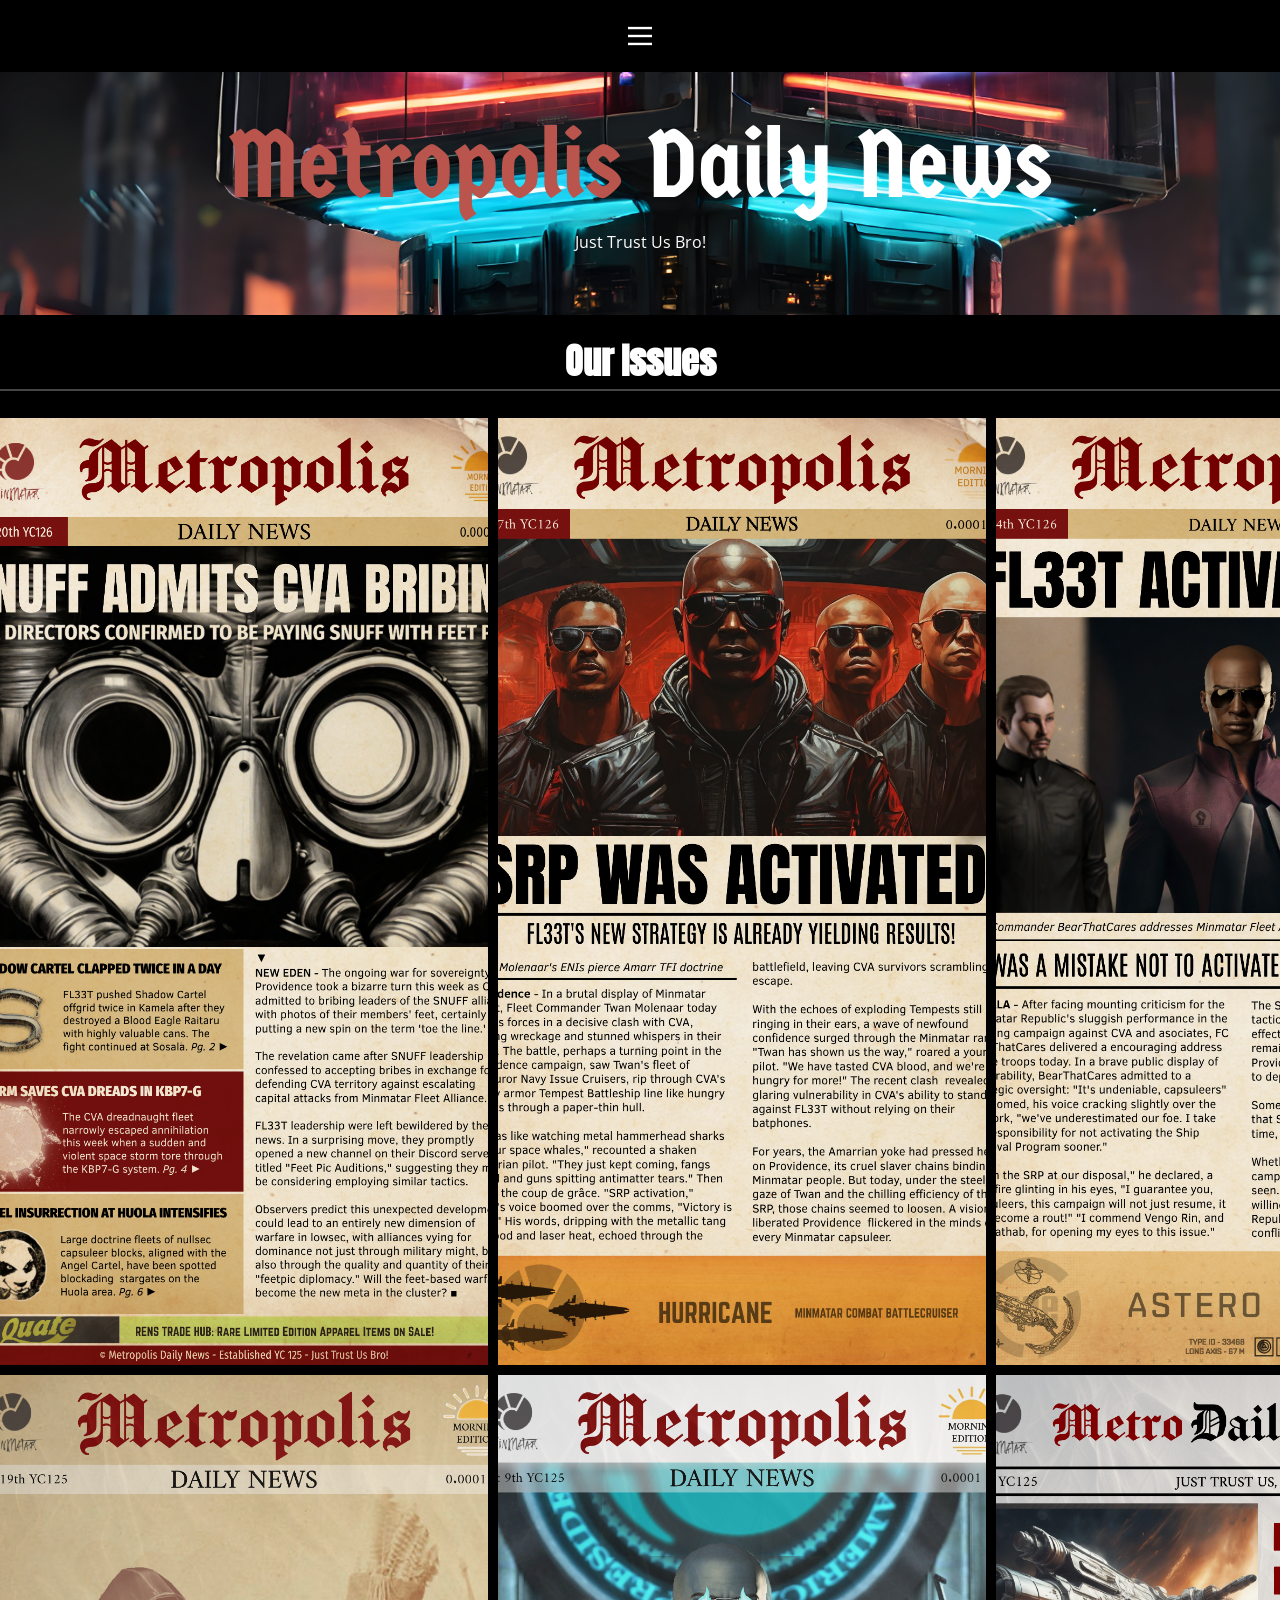
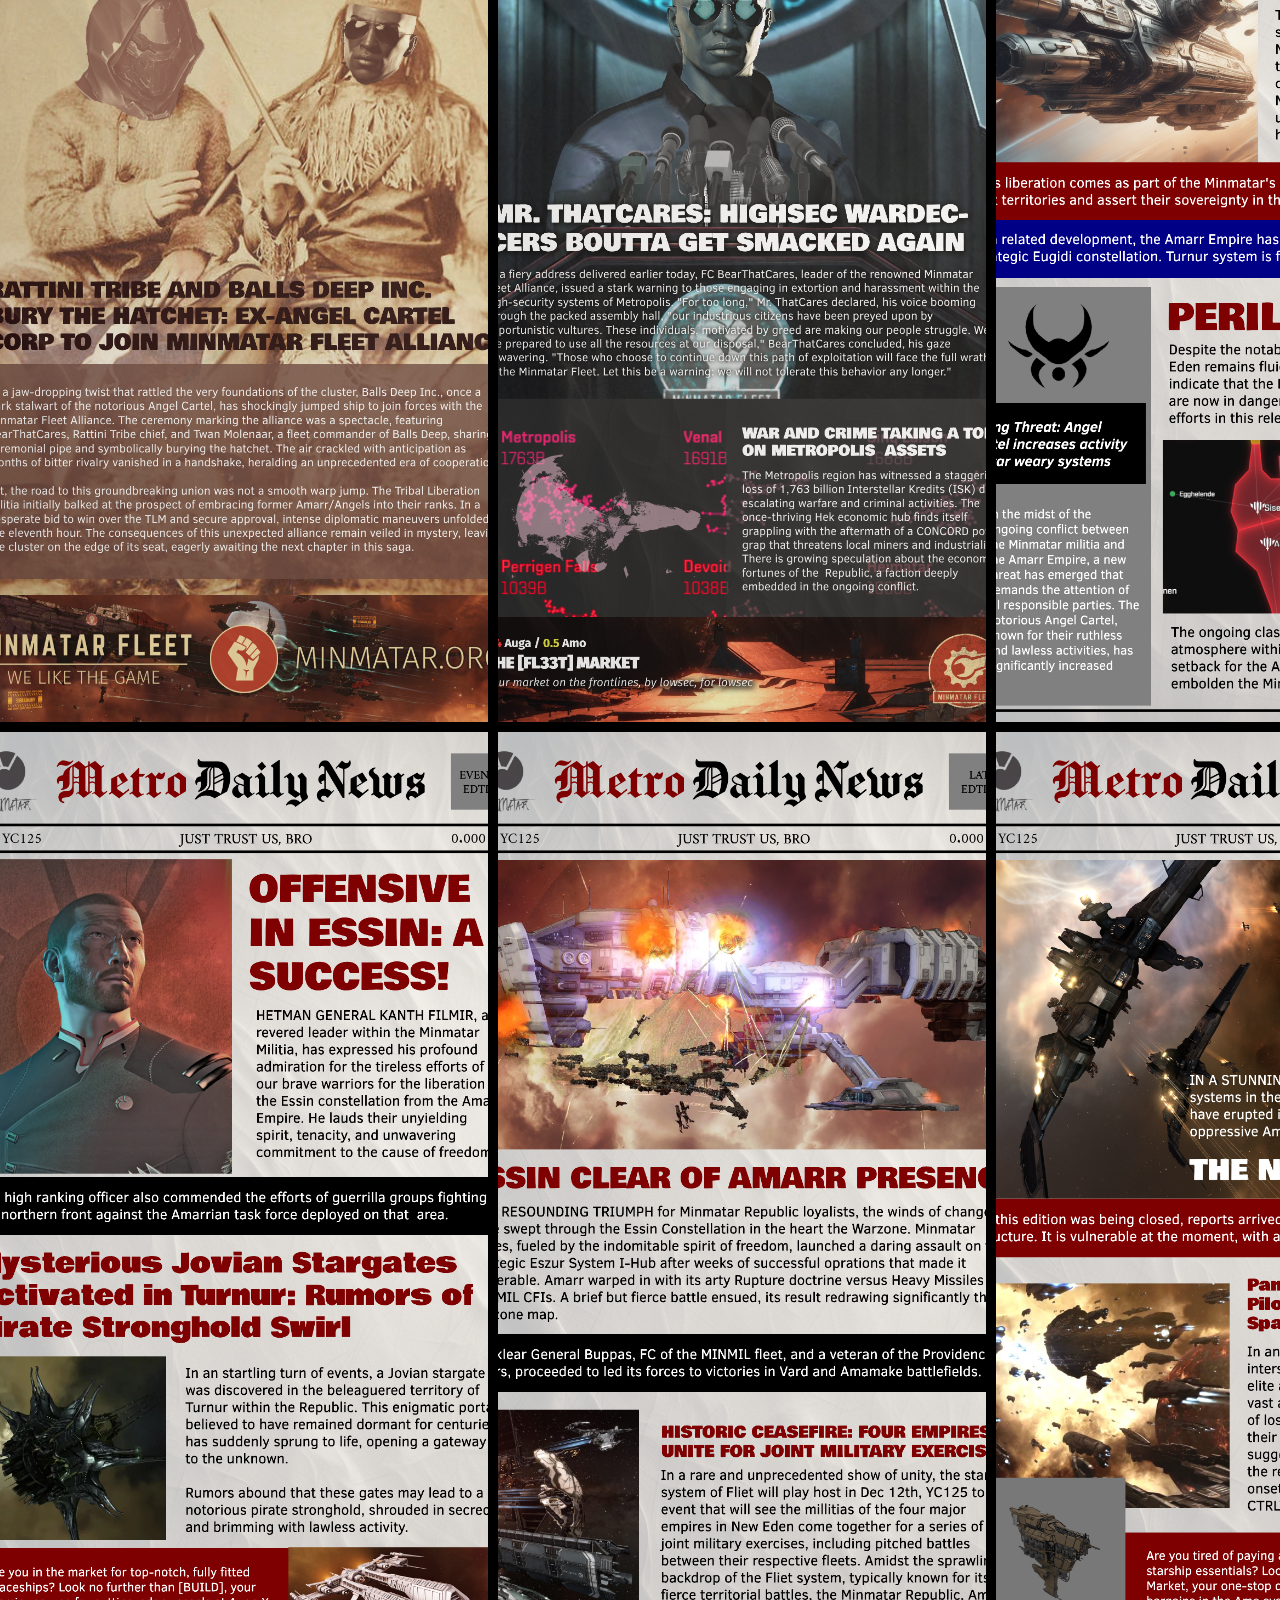
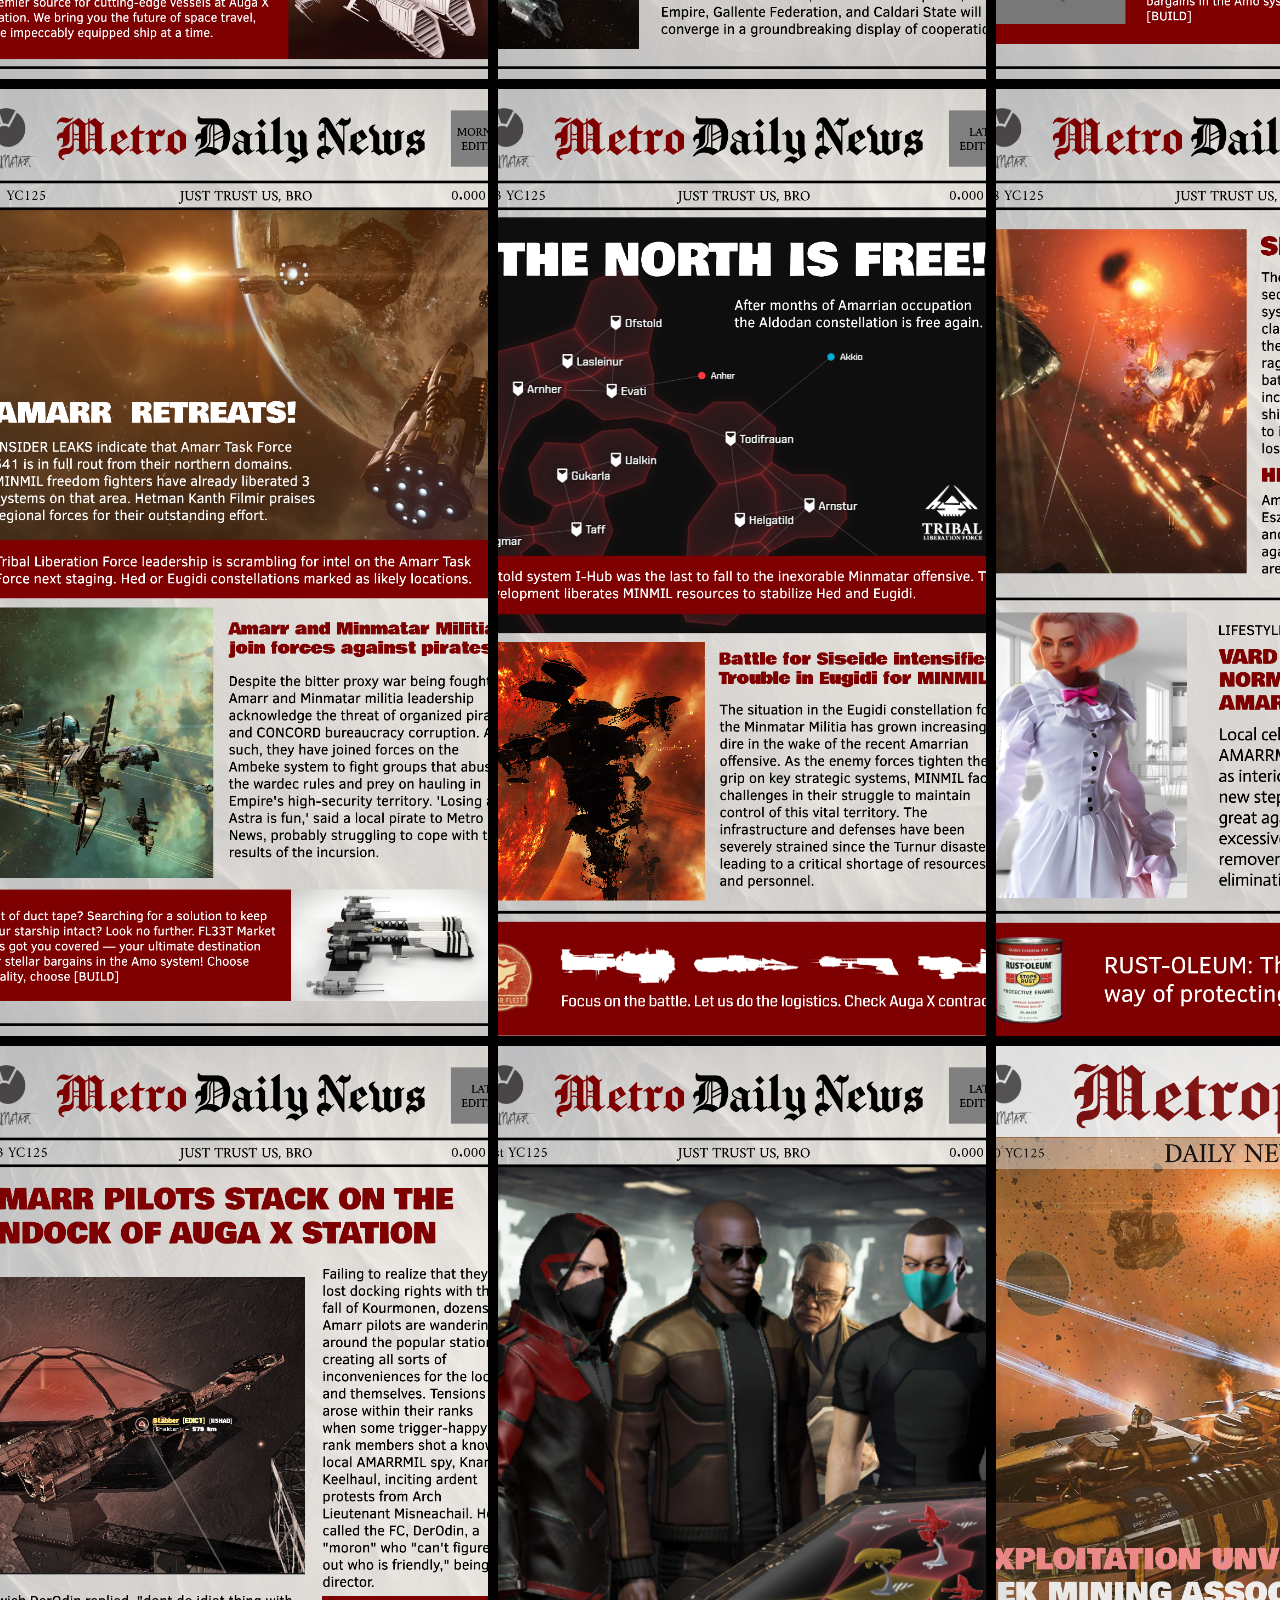
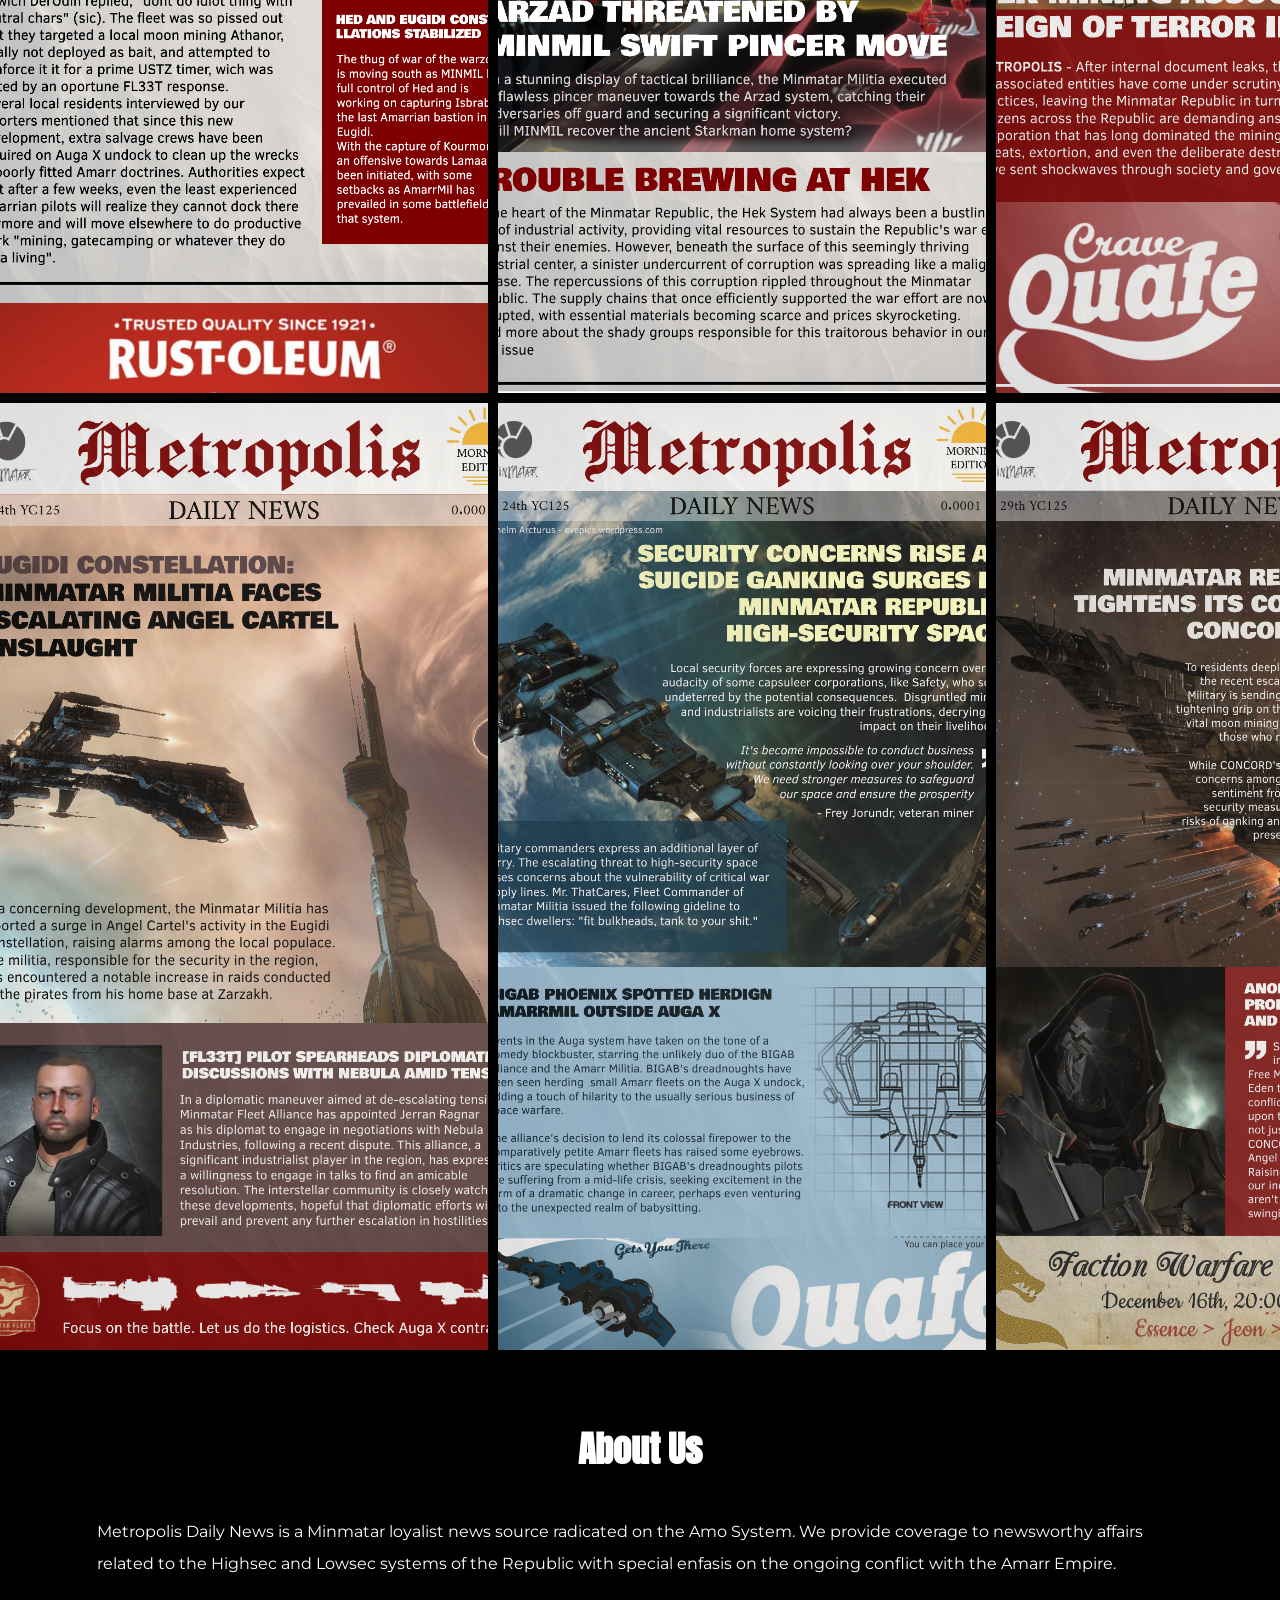
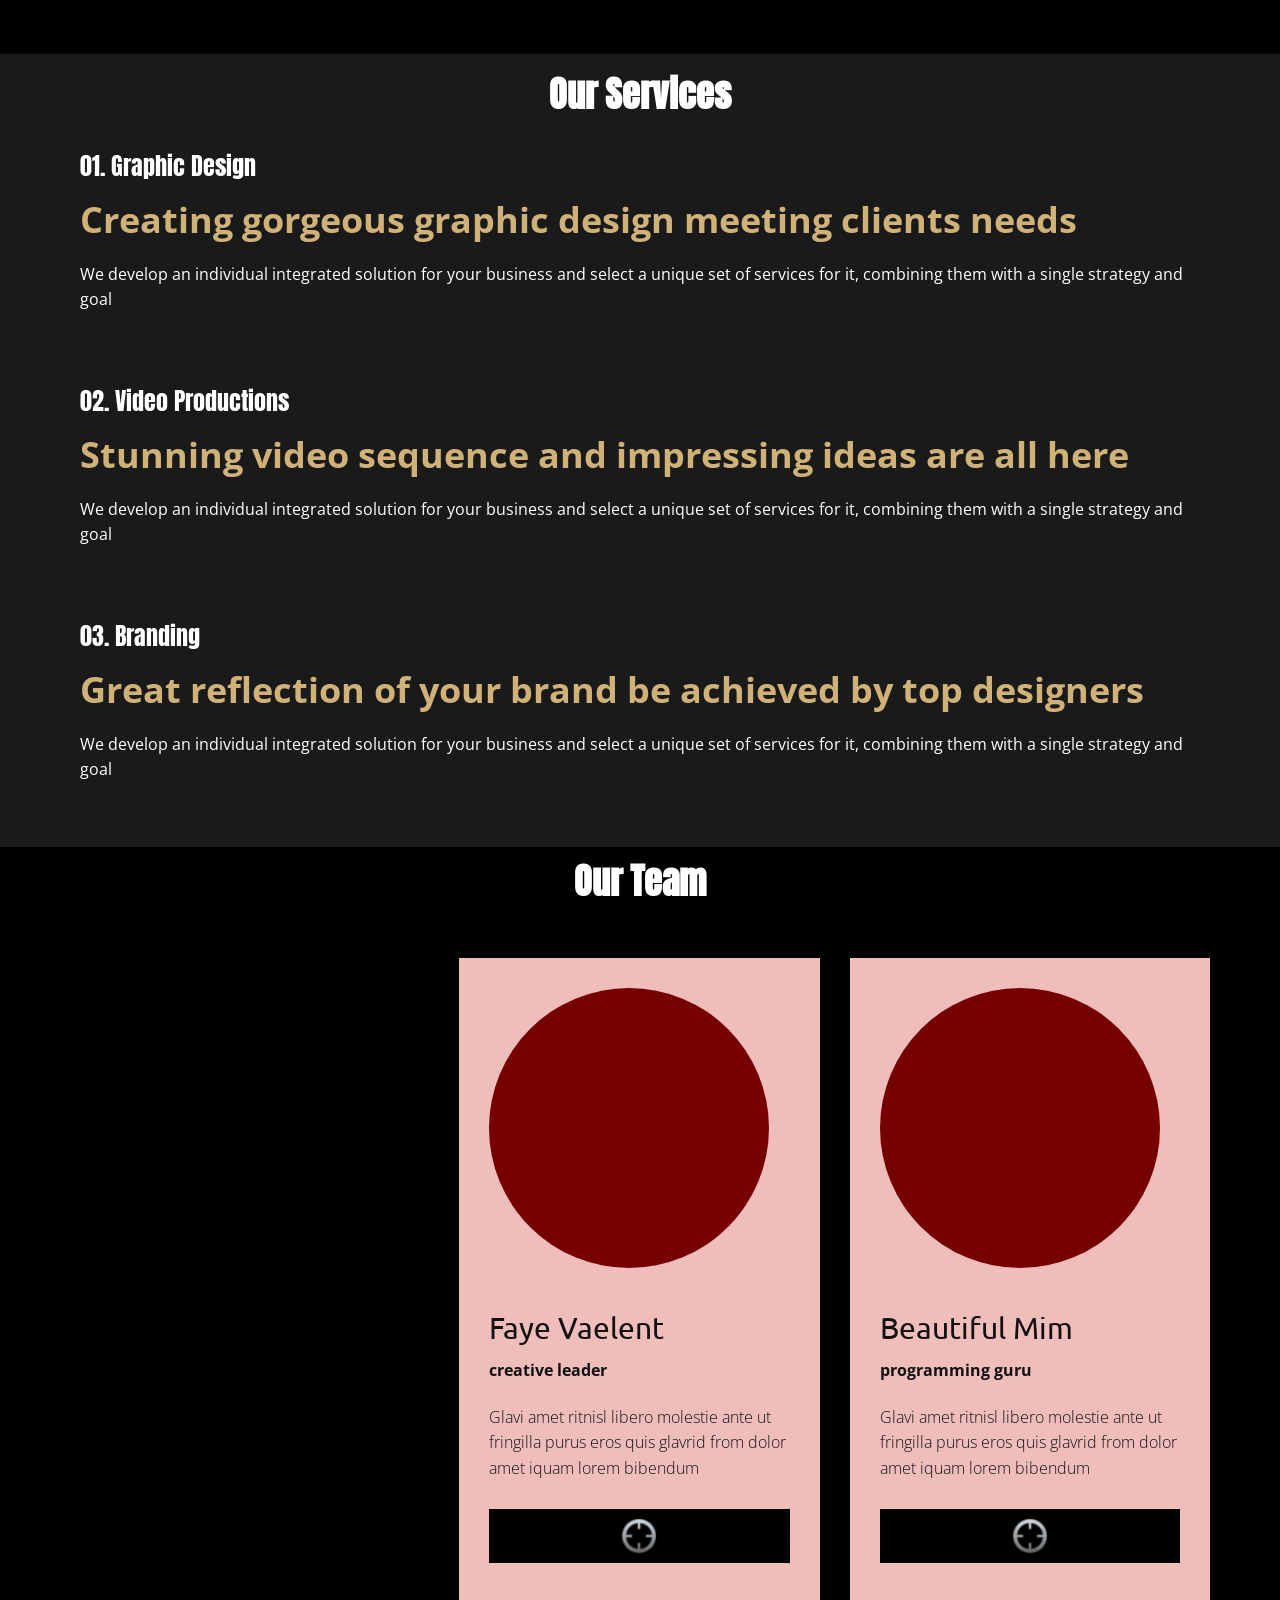
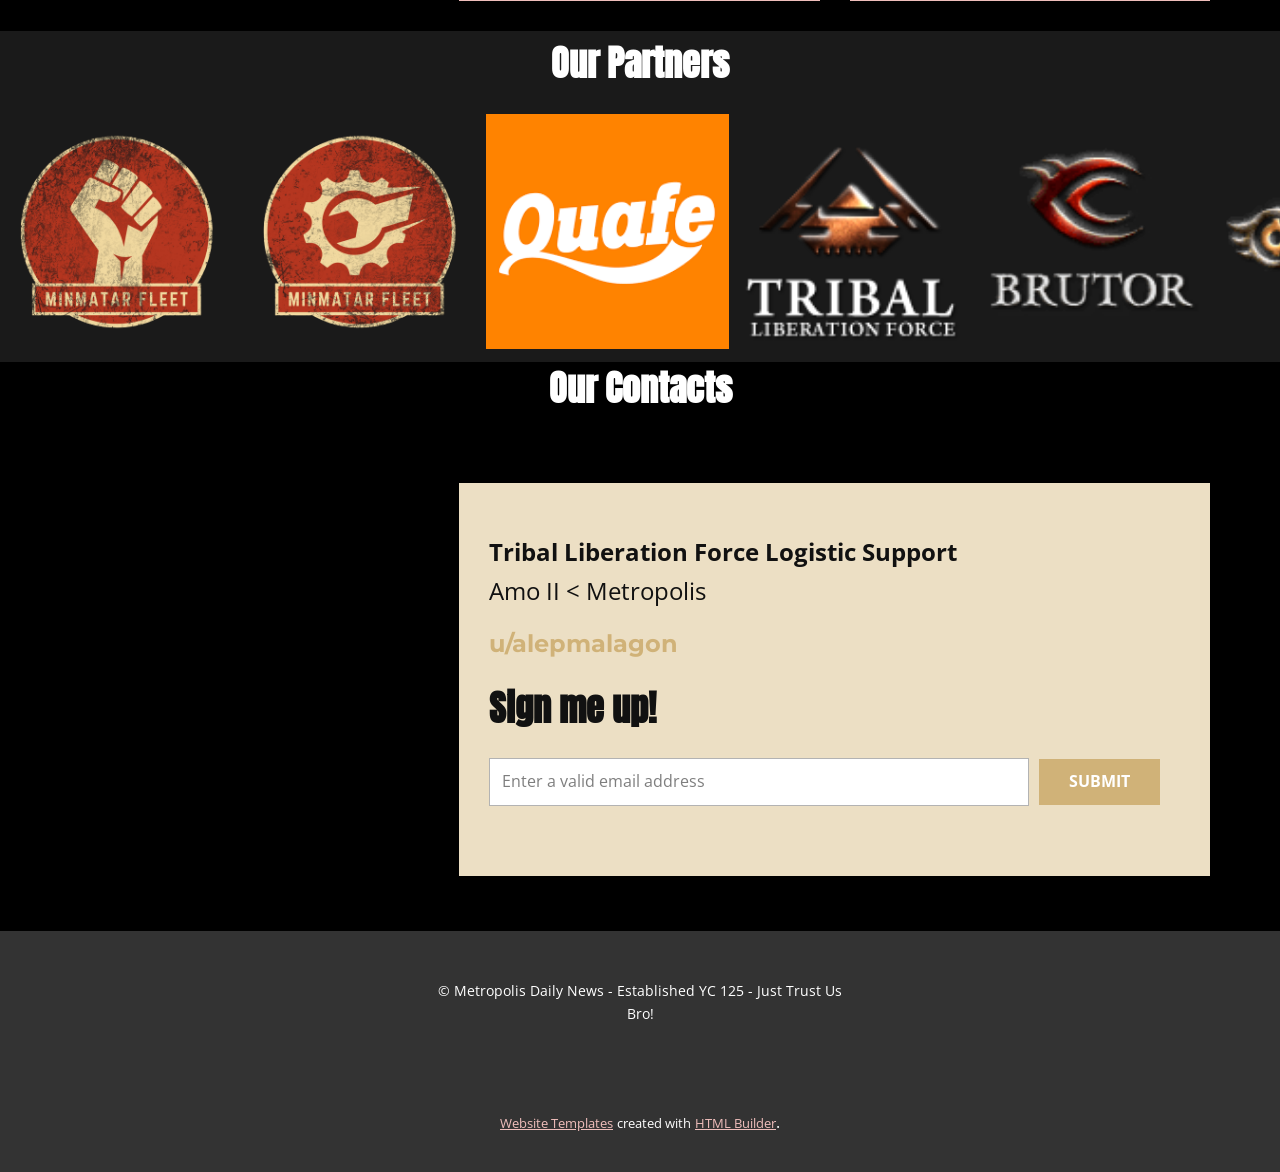
<file: index.html>
<!DOCTYPE html>
<html style="font-size: 16px;" lang="en"><head>
    <meta name="viewport" content="width=device-width, initial-scale=1.0">
    <meta charset="utf-8">
    <meta name="keywords" content="Clean Design, About Us, What We Do, ​​Your success in the industry is our mission&nbsp;​add more speed to your website, Our Gallery, Testimonials, Our Services, ​Creating gorgeous graphic design meeting clients needs, ​Stunning video sequence and impressing ideas are all here, ​Great reflection of your brand be achieved by top designers, Our Team, Our Partners, Our Contacts, ​Sign me up!">
    <meta name="description" content="">
    <title>Home</title>
    <link rel="stylesheet" href="nicepage.css" media="screen">
<link rel="stylesheet" href="Home.css" media="screen">
    <script class="u-script" type="text/javascript" src="jquery.js" defer=""></script>
    <script class="u-script" type="text/javascript" src="nicepage.js" defer=""></script>
    <meta name="generator" content="Nicepage 6.3.1, nicepage.com">
    <meta name="referrer" content="origin">
    <link id="u-theme-google-font" rel="stylesheet" href="https://fonts.googleapis.com/css?family=Open+Sans:300,300i,400,400i,500,500i,600,600i,700,700i,800,800i|Anton:400">
    <link id="u-page-google-font" rel="stylesheet" href="https://fonts.googleapis.com/css?family=Montserrat:100,100i,200,200i,300,300i,400,400i,500,500i,600,600i,700,700i,800,800i,900,900i|Ubuntu:300,300i,400,400i,500,500i,700,700i|Germania+One:400|Anton:400">
    
    
    
    
    
    
    
    
    
    <script type="application/ld+json">{
		"@context": "http://schema.org",
		"@type": "Organization",
		"name": ""
}</script>
    <meta name="theme-color" content="#ba554d">
    <meta property="og:title" content="Home">
    <meta property="og:type" content="website">
  <meta data-intl-tel-input-cdn-path="intlTelInput/"></head>
  <body data-home-page="Home.html" data-home-page-title="Home" data-path-to-root="./" data-include-products="false" class="u-body u-xl-mode" data-lang="en"><header class="u-clearfix u-header u-header" id="sec-58ef"><div class="u-clearfix u-sheet u-sheet-1">
        <nav class="u-align-left u-menu u-menu-hamburger u-offcanvas u-menu-1" data-responsive-from="XL">
          <div class="menu-collapse">
            <a class="u-button-style u-nav-link" href="#" style="padding: 4px 0px; font-size: calc(1em + 8px);">
              <svg class="u-svg-link" preserveAspectRatio="xMidYMin slice" viewBox="0 0 302 302" style=""><use xmlns:xlink="http://www.w3.org/1999/xlink" xlink:href="#svg-5c50"></use></svg>
              <svg xmlns="http://www.w3.org/2000/svg" xmlns:xlink="http://www.w3.org/1999/xlink" version="1.1" id="svg-5c50" x="0px" y="0px" viewBox="0 0 302 302" style="enable-background:new 0 0 302 302;" xml:space="preserve" class="u-svg-content"><g><rect y="36" width="302" height="30"></rect><rect y="236" width="302" height="30"></rect><rect y="136" width="302" height="30"></rect>
</g><g></g><g></g><g></g><g></g><g></g><g></g><g></g><g></g><g></g><g></g><g></g><g></g><g></g><g></g><g></g></svg>
            </a>
          </div>
          <div class="u-nav-container">
            <ul class="u-nav u-unstyled u-nav-1"><li class="u-nav-item"><a class="u-button-style u-nav-link u-text-active-palette-1-base u-text-hover-palette-2-base" href="Home.html" style="padding: 10px 20px;">Home</a>
</li><li class="u-nav-item"><a class="u-button-style u-nav-link u-text-active-palette-1-base u-text-hover-palette-2-base" href="About.html" style="padding: 10px 20px;">About</a>
</li><li class="u-nav-item"><a class="u-button-style u-nav-link u-text-active-palette-1-base u-text-hover-palette-2-base" href="Contact.html" style="padding: 10px 20px;">Contact</a>
</li></ul>
          </div>
          <div class="u-nav-container-collapse">
            <div class="u-align-center u-black u-container-style u-inner-container-layout u-opacity u-opacity-95 u-sidenav">
              <div class="u-inner-container-layout u-sidenav-overflow">
                <div class="u-menu-close"></div>
                <ul class="u-align-center u-nav u-popupmenu-items u-unstyled u-nav-2"><li class="u-nav-item"><a class="u-button-style u-nav-link" href="Home.html">Home</a>
</li><li class="u-nav-item"><a class="u-button-style u-nav-link" href="About.html">About</a>
</li><li class="u-nav-item"><a class="u-button-style u-nav-link" href="Contact.html">Contact</a>
</li></ul>
              </div>
            </div>
            <div class="u-black u-menu-overlay u-opacity u-opacity-70"></div>
          </div>
        </nav>
      </div></header>
    <section class="u-clearfix u-image u-section-1" id="carousel_9bf2" data-image-width="1952" data-image-height="1088">
      <div class="u-clearfix u-sheet u-sheet-1">
        <h1 class="u-align-center u-custom-font u-text u-text-white u-title u-text-1">
          <span class="u-text-palette-1-base">Metropolis</span> Daily News 
        </h1>
        <p class="u-align-center u-text u-text-white u-text-2">Just Trust Us Bro!</p>
      </div>
    </section>
    <section class="u-align-center u-clearfix u-section-2" id="carousel_a8bd">
      <h2 class="u-align-center u-text u-text-1">Our Issues</h2>
      <div class="u-border-2 u-border-grey-dark-1 u-expanded-width u-line u-line-horizontal u-line-1" data-animation-name="customAnimationIn" data-animation-duration="2000"></div>
      <div class="u-gallery u-layout-grid u-lightbox u-no-transition u-show-text-none u-gallery-1">
        <div class="u-gallery-inner u-gallery-inner-1">
          <div class="u-effect-hover-zoom u-gallery-item">
            <div class="u-back-slide" data-image-width="1080" data-image-height="1797">
              <img class="u-back-image u-expanded" src="images/snufffeetpics1411.png">
            </div>
            <div class="u-over-slide u-shading u-over-slide-1"></div>
          </div>
          <div class="u-effect-hover-zoom u-gallery-item">
            <div class="u-back-slide" data-image-width="1080" data-image-height="1758">
              <img class="u-back-image u-expanded" src="images/MDNnew42.png">
            </div>
            <div class="u-over-slide u-shading u-over-slide-2"></div>
          </div>
          <div class="u-effect-hover-zoom u-gallery-item">
            <div class="u-back-slide" data-image-width="1080" data-image-height="1758">
              <img class="u-back-image u-expanded" src="images/MDNnew16.png">
            </div>
            <div class="u-over-slide u-shading u-over-slide-3"></div>
          </div>
          <div class="u-effect-hover-zoom u-gallery-item">
            <div class="u-back-slide" data-image-width="1080" data-image-height="1774">
              <img class="u-back-image u-expanded" src="images/ceremonialpipe3.png">
            </div>
            <div class="u-over-slide u-shading u-over-slide-4"></div>
          </div>
          <div class="u-effect-hover-zoom u-gallery-item">
            <div class="u-back-slide" data-image-width="1080" data-image-height="1798">
              <img class="u-back-image u-expanded" src="images/blackflag11.png">
            </div>
            <div class="u-over-slide u-shading u-over-slide-5"></div>
          </div>
          <div class="u-effect-hover-zoom u-gallery-item">
            <div class="u-back-slide" data-image-width="1080" data-image-height="1726">
              <img class="u-back-image u-expanded" src="images/MetroLast.png">
            </div>
            <div class="u-over-slide u-shading u-over-slide-6"></div>
          </div>
          <div class="u-effect-hover-zoom u-gallery-item" data-image-width="1080" data-image-height="1726">
            <div class="u-back-slide">
              <img class="u-back-image u-expanded" src="images/HekTimes31.png">
            </div>
            <div class="u-over-slide u-shading u-over-slide-7"></div>
          </div>
          <div class="u-effect-hover-zoom u-gallery-item" data-image-width="1080" data-image-height="1726">
            <div class="u-back-slide">
              <img class="u-back-image u-expanded" src="images/HekTimes3.png">
            </div>
            <div class="u-over-slide u-shading u-over-slide-8"></div>
          </div>
          <div class="u-effect-hover-zoom u-gallery-item" data-image-width="1080" data-image-height="1726">
            <div class="u-back-slide">
              <img class="u-back-image u-expanded" src="images/HekTimes21.png">
            </div>
            <div class="u-over-slide u-shading u-over-slide-9"></div>
          </div>
          <div class="u-effect-hover-zoom u-gallery-item" data-image-width="1080" data-image-height="1726">
            <div class="u-back-slide">
              <img class="u-back-image u-expanded" src="images/amarrretreats2.png">
            </div>
            <div class="u-over-slide u-shading u-over-slide-10"></div>
          </div>
          <div class="u-effect-hover-zoom u-gallery-item" data-image-width="1080" data-image-height="1726">
            <div class="u-back-slide">
              <img class="u-back-image u-expanded" src="images/northisfree3.png">
            </div>
            <div class="u-over-slide u-shading u-over-slide-11"></div>
          </div>
          <div class="u-effect-hover-zoom u-gallery-item" data-image-width="1080" data-image-height="1726">
            <div class="u-back-slide">
              <img class="u-back-image u-expanded" src="images/vardliberatedlast.png">
            </div>
            <div class="u-over-slide u-shading u-over-slide-12"></div>
          </div>
          <div class="u-effect-hover-zoom u-gallery-item" data-image-width="1080" data-image-height="1726">
            <div class="u-back-slide">
              <img class="u-back-image u-expanded" src="images/augaxfight.png">
            </div>
            <div class="u-over-slide u-shading u-over-slide-13"></div>
          </div>
          <div class="u-effect-hover-zoom u-gallery-item" data-image-width="1080" data-image-height="1726">
            <div class="u-back-slide">
              <img class="u-back-image u-expanded" src="images/arzadMDN.png">
            </div>
            <div class="u-over-slide u-shading u-over-slide-14"></div>
          </div>
          <div class="u-effect-hover-zoom u-gallery-item" data-image-width="1080" data-image-height="1726">
            <div class="u-back-slide">
              <img class="u-back-image u-expanded" src="images/Metropolistimeshekminingasociation1211.png">
            </div>
            <div class="u-over-slide u-shading u-over-slide-15"></div>
          </div>
          <div class="u-effect-hover-zoom u-gallery-item" data-image-width="1080" data-image-height="1726">
            <div class="u-back-slide">
              <img class="u-back-image u-expanded" src="images/Metropolistimeshekminingasociation1215.png">
            </div>
            <div class="u-over-slide u-shading u-over-slide-16"></div>
          </div>
          <div class="u-effect-hover-zoom u-gallery-item" data-image-width="1080" data-image-height="1798">
            <div class="u-back-slide">
              <img class="u-back-image u-expanded" src="images/gankinginhisec9.png">
            </div>
            <div class="u-over-slide u-shading u-over-slide-17"></div>
          </div>
          <div class="u-effect-hover-zoom u-gallery-item" data-image-width="1080" data-image-height="1798">
            <div class="u-back-slide">
              <img class="u-back-image u-expanded" src="images/hek061.png">
            </div>
            <div class="u-over-slide u-shading u-over-slide-18"></div>
          </div>
        </div>
      </div>
    </section>
    <section class="u-align-center u-clearfix u-section-3" id="carousel_23f9">
      <div class="u-clearfix u-sheet u-sheet-1">
        <h2 class="u-align-center u-text u-text-1">About Us</h2>
        <div class="u-border-2 u-border-grey-dark-1 u-expanded-width u-line u-line-horizontal u-line-1" data-animation-name="customAnimationIn" data-animation-duration="2000"></div>
        <div class="u-container-align-left u-container-style u-group u-shape-rectangle u-group-1">
          <div class="u-container-layout u-container-layout-1">
            <p class="u-align-left u-custom-font u-font-montserrat u-text u-text-2">Metropolis Daily News is a Minmatar loyalist news source radicated on the Amo System. We provide coverage to newsworthy affairs related to the Highsec and Lowsec systems of the Republic with special enfasis on the ongoing conflict with the Amarr Empire.</p>
          </div>
        </div>
      </div>
    </section>
    <section class="u-align-center u-clearfix u-grey-90 u-section-4" id="carousel_f50b">
      <div class="u-clearfix u-sheet u-sheet-1">
        <h2 class="u-align-center u-text u-text-1">Our Services</h2>
        <div class="u-border-2 u-border-white u-expanded-width u-line u-line-horizontal u-line-1" data-animation-name="customAnimationIn" data-animation-duration="2000"></div>
        <div class="u-expanded-width u-list u-list-1">
          <div class="u-repeater u-repeater-1">
            <div class="u-container-style u-list-item u-repeater-item">
              <div class="u-container-layout u-similar-container u-valign-top u-container-layout-1">
                <h4 class="u-text u-text-default u-text-2">01. Graphic Design</h4>
                <h2 class="u-custom-font u-text u-text-default u-text-font u-text-palette-3-base u-text-3"> Creating gorgeous graphic design meeting clients needs</h2>
                <p class="u-text u-text-default u-text-4"> We develop an individual integrated solution for your business and select a unique set of services for it, combining them with a single strategy and goal</p>
              </div>
            </div>
            <div class="u-container-style u-list-item u-repeater-item">
              <div class="u-container-layout u-similar-container u-valign-top u-container-layout-2">
                <h4 class="u-text u-text-default u-text-5">02. Video Productions</h4>
                <h2 class="u-custom-font u-text u-text-default u-text-font u-text-palette-3-base u-text-6"> Stunning video sequence and impressing ideas are all here</h2>
                <p class="u-text u-text-default u-text-7"> We develop an individual integrated solution for your business and select a unique set of services for it, combining them with a single strategy and goal</p>
              </div>
            </div>
            <div class="u-container-style u-list-item u-repeater-item">
              <div class="u-container-layout u-similar-container u-valign-top u-container-layout-3">
                <h4 class="u-text u-text-default u-text-8">03. Branding</h4>
                <h2 class="u-custom-font u-text u-text-default u-text-font u-text-palette-3-base u-text-9"> Great reflection of your brand be achieved by top designers</h2>
                <p class="u-text u-text-default u-text-10"> We develop an individual integrated solution for your business and select a unique set of services for it, combining them with a single strategy and goal</p>
              </div>
            </div>
          </div>
        </div>
      </div>
    </section>
    <section class="u-align-center u-clearfix u-section-5" id="carousel_4f0a">
      <div class="u-clearfix u-sheet u-sheet-1">
        <h2 class="u-align-center u-text u-text-1">Our Team</h2>
        <div class="u-border-2 u-border-grey-dark-1 u-expanded-width u-line u-line-horizontal u-line-1" data-animation-name="customAnimationIn" data-animation-duration="2000"></div>
        <div class="u-list u-list-1">
          <div class="u-repeater u-repeater-1">
            <div class="u-align-center u-container-align-left u-container-style u-list-item u-palette-1-light-2 u-repeater-item u-shape-rectangle u-list-item-1">
              <div class="u-container-layout u-similar-container u-valign-top u-container-layout-1">
                <div class="u-container-style u-group u-palette-2-base u-shape-circle u-group-1">
                  <div class="u-container-layout u-valign-bottom u-container-layout-2">
                    <div alt="" class="u-expanded-width u-image u-image-circle u-preserve-proportions u-image-1" data-image-width="512" data-image-height="512" data-animation-name="customAnimationIn" data-animation-duration="2000">
                      <div class="u-preserve-proportions-child" style="padding-top: 100%;"></div>
                    </div>
                  </div>
                </div>
                <h3 class="u-align-left u-custom-font u-font-ubuntu u-text u-text-2">Faye Vaelent</h3>
                <p class="u-align-left u-text u-text-3">creative leader</p>
                <p class="u-align-left u-text u-text-4">Glavi amet ritnisl libero molestie ante ut fringilla purus eros quis glavrid from dolor amet iquam lorem bibendum</p>
                <div class="u-black u-container-align-center u-container-style u-expanded-width u-group u-group-2">
                  <div class="u-container-layout u-container-layout-3">
                    <img class="u-expanded-height u-image u-image-contain u-image-default u-preserve-proportions u-image-2" src="images/48px-Combatlog.png" alt="" data-image-width="150" data-image-height="150" data-href="https://zkillboard.com/character/2120834555/" data-target="_blank">
                  </div>
                </div>
              </div>
            </div>
            <div class="u-align-center u-container-align-left u-container-style u-list-item u-palette-1-light-2 u-repeater-item u-shape-rectangle u-list-item-2">
              <div class="u-container-layout u-similar-container u-valign-top u-container-layout-4">
                <div class="u-container-style u-group u-palette-2-base u-shape-circle u-group-3">
                  <div class="u-container-layout u-valign-bottom u-container-layout-5">
                    <div alt="" class="u-expanded-width u-image u-image-circle u-preserve-proportions u-image-3" data-image-width="512" data-image-height="512" data-animation-name="customAnimationIn" data-animation-duration="1000">
                      <div class="u-preserve-proportions-child" style="padding-top: 100%;"></div>
                    </div>
                  </div>
                </div>
                <h3 class="u-align-left u-custom-font u-font-ubuntu u-text u-text-5">Beautiful Mim</h3>
                <p class="u-align-left u-text u-text-6">programming guru</p>
                <p class="u-align-left u-text u-text-7">Glavi amet ritnisl libero molestie ante ut fringilla purus eros quis glavrid from dolor amet iquam lorem bibendum</p>
                <div class="u-black u-container-align-left u-container-style u-expanded-width u-group u-group-4">
                  <div class="u-container-layout u-container-layout-6">
                    <img class="u-expanded-height u-image u-image-contain u-image-default u-preserve-proportions u-image-4" src="images/48px-Combatlog.png" alt="" data-image-width="150" data-image-height="150" data-href="https://zkillboard.com/character/2121103796/" data-target="_blank">
                  </div>
                </div>
              </div>
            </div>
          </div>
        </div>
      </div>
    </section>
    <section class="u-align-center u-clearfix u-grey-90 u-section-6" id="carousel_b9d1">
      <h2 class="u-align-center u-text u-text-1">Our Partners</h2>
      <div class="u-border-2 u-border-white u-expanded-width u-line u-line-horizontal u-line-1" data-animation-name="customAnimationIn" data-animation-duration="2000"></div>
      <div class="u-expanded-width-md u-expanded-width-sm u-expanded-width-xs u-list u-list-1">
        <div class="u-repeater u-repeater-1">
          <div class="u-container-style u-image u-list-item u-repeater-item u-image-1" data-image-width="512" data-image-height="512">
            <div class="u-container-layout u-similar-container u-valign-top u-container-layout-1"></div>
          </div>
          <div class="u-container-style u-image u-list-item u-repeater-item u-image-2" data-image-width="512" data-image-height="512">
            <div class="u-container-layout u-similar-container u-valign-top u-container-layout-2"></div>
          </div>
          <div class="u-container-style u-image u-list-item u-repeater-item u-image-3" data-image-width="225" data-image-height="225">
            <div class="u-container-layout u-similar-container u-valign-top u-container-layout-3"></div>
          </div>
          <div class="u-container-style u-image u-list-item u-repeater-item u-image-4" data-image-width="150" data-image-height="150">
            <div class="u-container-layout u-similar-container u-valign-top u-container-layout-4"></div>
          </div>
          <div class="u-container-style u-image u-list-item u-repeater-item u-image-5" data-image-width="128" data-image-height="128">
            <div class="u-container-layout u-similar-container u-valign-top u-container-layout-5"></div>
          </div>
          <div class="u-container-style u-image u-list-item u-repeater-item u-image-6" data-image-width="128" data-image-height="128">
            <div class="u-container-layout u-similar-container u-valign-top u-container-layout-6"></div>
          </div>
        </div>
      </div>
    </section>
    <section class="u-align-center u-clearfix u-section-7" id="carousel_eab1">
      <div class="u-clearfix u-sheet u-sheet-1">
        <h2 class="u-align-center u-text u-text-1">Our Contacts</h2>
        <div class="u-border-2 u-border-grey-dark-1 u-expanded-width u-line u-line-horizontal u-line-1" data-animation-name="customAnimationIn" data-animation-duration="2000"></div>
        <div class="u-container-align-left u-container-style u-group u-palette-3-light-2 u-group-1">
          <div class="u-container-layout u-container-layout-1">
            <p class="u-align-left u-text u-text-default u-text-2"><b> Tribal Liberation Force Logistic Support&nbsp;<br></b>Amo II &lt;&nbsp;Metropolis<br>
            </p>
            <h4 class="u-align-left u-custom-font u-font-montserrat u-text u-text-3">
              <span class="u-text-palette-4-base">u/alepmalagon</span>
            </h4>
            <h2 class="u-align-left u-text u-text-4"> Sign me up!</h2>
            <div class="u-form u-form-1">
              <form action="https://forms.nicepagesrv.com/v2/form/process" class="u-clearfix u-form-horizontal u-form-spacing-10 u-inner-form" source="email" name="form" style="padding: 0px;">
                <div class="u-form-email u-form-group u-label-none">
                  <label for="email-5b2e" class="u-label">Email</label>
                  <input type="email" placeholder="Enter a valid email address" id="email-5b2e" name="email" class="u-input u-input-rectangle" required="">
                </div>
                <div class="u-align-left u-form-group u-form-submit u-label-none">
                  <a href="#" class="u-border-none u-btn u-btn-submit u-button-style u-palette-4-base u-btn-1">Submit</a>
                  <input type="submit" value="submit" class="u-form-control-hidden">
                </div>
                <div class="u-form-send-message u-form-send-success"> Thank you! Your message has been sent. </div>
                <div class="u-form-send-error u-form-send-message"> Unable to send your message. Please fix errors then try again. </div>
                <input type="hidden" value="" name="recaptchaResponse">
                <input type="hidden" name="formServices" value="f92cb9cd-01dc-0b22-4899-4e466a71dd80">
              </form>
            </div>
          </div>
        </div>
      </div>
    </section>
    
    
    
    <footer class="u-align-center u-clearfix u-footer u-grey-80 u-footer" id="sec-a652"><div class="u-clearfix u-sheet u-sheet-1">
        <p class="u-small-text u-text u-text-variant u-text-1"> © Metropolis Daily News - Established YC 125 - Just Trust Us Bro!</p>
      </div></footer>
    <section class="u-backlink u-clearfix u-grey-80">
      <a class="u-link" href="https://nicepage.com/website-templates" target="_blank">
        <span>Website Templates</span>
      </a>
      <p class="u-text">
        <span>created with</span>
      </p>
      <a class="u-link" href="https://nicepage.com/html-website-builder" target="_blank">
        <span>HTML Builder</span>
      </a>. 
    </section>
  
</body></html>
</file>
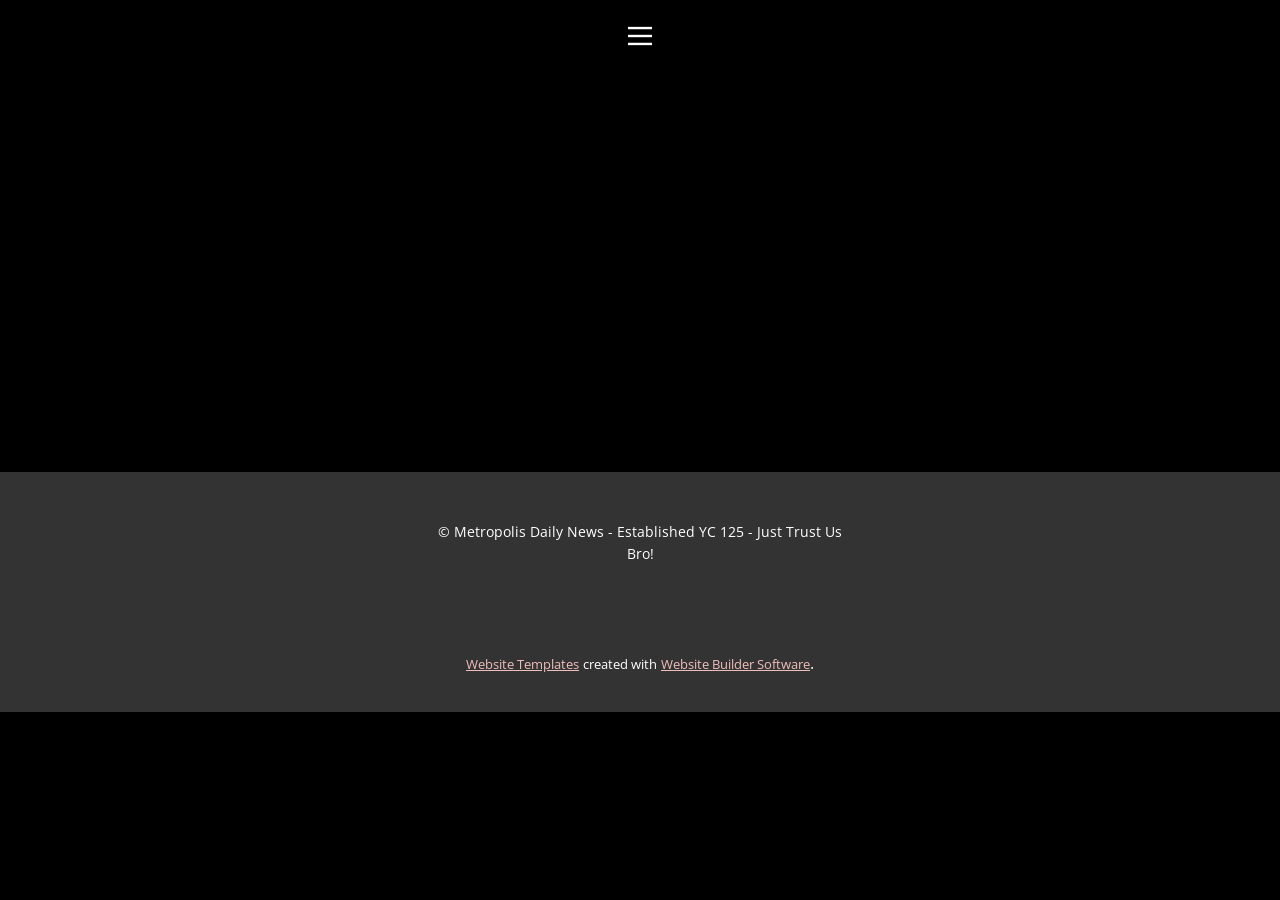
<file: About.html>
<!DOCTYPE html>
<html style="font-size: 16px;" lang="en"><head>
    <meta name="viewport" content="width=device-width, initial-scale=1.0">
    <meta charset="utf-8">
    <meta name="keywords" content="">
    <meta name="description" content="">
    <title>About</title>
    <link rel="stylesheet" href="nicepage.css" media="screen">
<link rel="stylesheet" href="About.css" media="screen">
    <script class="u-script" type="text/javascript" src="jquery.js" defer=""></script>
    <script class="u-script" type="text/javascript" src="nicepage.js" defer=""></script>
    <meta name="generator" content="Nicepage 6.3.1, nicepage.com">
    <link id="u-theme-google-font" rel="stylesheet" href="https://fonts.googleapis.com/css?family=Open+Sans:300,300i,400,400i,500,500i,600,600i,700,700i,800,800i|Anton:400">
    
    
    
    <script type="application/ld+json">{
		"@context": "http://schema.org",
		"@type": "Organization",
		"name": ""
}</script>
    <meta name="theme-color" content="#ba554d">
    <meta property="og:title" content="About">
    <meta property="og:type" content="website">
  <meta data-intl-tel-input-cdn-path="intlTelInput/"></head>
  <body data-path-to-root="./" data-include-products="false" class="u-body u-xl-mode" data-lang="en"><header class="u-clearfix u-header u-header" id="sec-58ef"><div class="u-clearfix u-sheet u-sheet-1">
        <nav class="u-align-left u-menu u-menu-hamburger u-offcanvas u-menu-1" data-responsive-from="XL">
          <div class="menu-collapse">
            <a class="u-button-style u-nav-link" href="#" style="padding: 4px 0px; font-size: calc(1em + 8px);">
              <svg class="u-svg-link" preserveAspectRatio="xMidYMin slice" viewBox="0 0 302 302" style=""><use xmlns:xlink="http://www.w3.org/1999/xlink" xlink:href="#svg-5c50"></use></svg>
              <svg xmlns="http://www.w3.org/2000/svg" xmlns:xlink="http://www.w3.org/1999/xlink" version="1.1" id="svg-5c50" x="0px" y="0px" viewBox="0 0 302 302" style="enable-background:new 0 0 302 302;" xml:space="preserve" class="u-svg-content"><g><rect y="36" width="302" height="30"></rect><rect y="236" width="302" height="30"></rect><rect y="136" width="302" height="30"></rect>
</g><g></g><g></g><g></g><g></g><g></g><g></g><g></g><g></g><g></g><g></g><g></g><g></g><g></g><g></g><g></g></svg>
            </a>
          </div>
          <div class="u-nav-container">
            <ul class="u-nav u-unstyled u-nav-1"><li class="u-nav-item"><a class="u-button-style u-nav-link u-text-active-palette-1-base u-text-hover-palette-2-base" href="Home.html" style="padding: 10px 20px;">Home</a>
</li><li class="u-nav-item"><a class="u-button-style u-nav-link u-text-active-palette-1-base u-text-hover-palette-2-base" href="About.html" style="padding: 10px 20px;">About</a>
</li><li class="u-nav-item"><a class="u-button-style u-nav-link u-text-active-palette-1-base u-text-hover-palette-2-base" href="Contact.html" style="padding: 10px 20px;">Contact</a>
</li></ul>
          </div>
          <div class="u-nav-container-collapse">
            <div class="u-align-center u-black u-container-style u-inner-container-layout u-opacity u-opacity-95 u-sidenav">
              <div class="u-inner-container-layout u-sidenav-overflow">
                <div class="u-menu-close"></div>
                <ul class="u-align-center u-nav u-popupmenu-items u-unstyled u-nav-2"><li class="u-nav-item"><a class="u-button-style u-nav-link" href="Home.html">Home</a>
</li><li class="u-nav-item"><a class="u-button-style u-nav-link" href="About.html">About</a>
</li><li class="u-nav-item"><a class="u-button-style u-nav-link" href="Contact.html">Contact</a>
</li></ul>
              </div>
            </div>
            <div class="u-black u-menu-overlay u-opacity u-opacity-70"></div>
          </div>
        </nav>
      </div></header>
    <section class="u-clearfix u-section-1" id="sec-3700">
      <div class="u-clearfix u-sheet u-sheet-1"></div>
    </section>
    
    
    
    <footer class="u-align-center u-clearfix u-footer u-grey-80 u-footer" id="sec-a652"><div class="u-clearfix u-sheet u-sheet-1">
        <p class="u-small-text u-text u-text-variant u-text-1"> © Metropolis Daily News - Established YC 125 - Just Trust Us Bro!</p>
      </div></footer>
    <section class="u-backlink u-clearfix u-grey-80">
      <a class="u-link" href="https://nicepage.com/website-templates" target="_blank">
        <span>Website Templates</span>
      </a>
      <p class="u-text">
        <span>created with</span>
      </p>
      <a class="u-link" href="" target="_blank">
        <span>Website Builder Software</span>
      </a>. 
    </section>
  
</body></html>
</file>
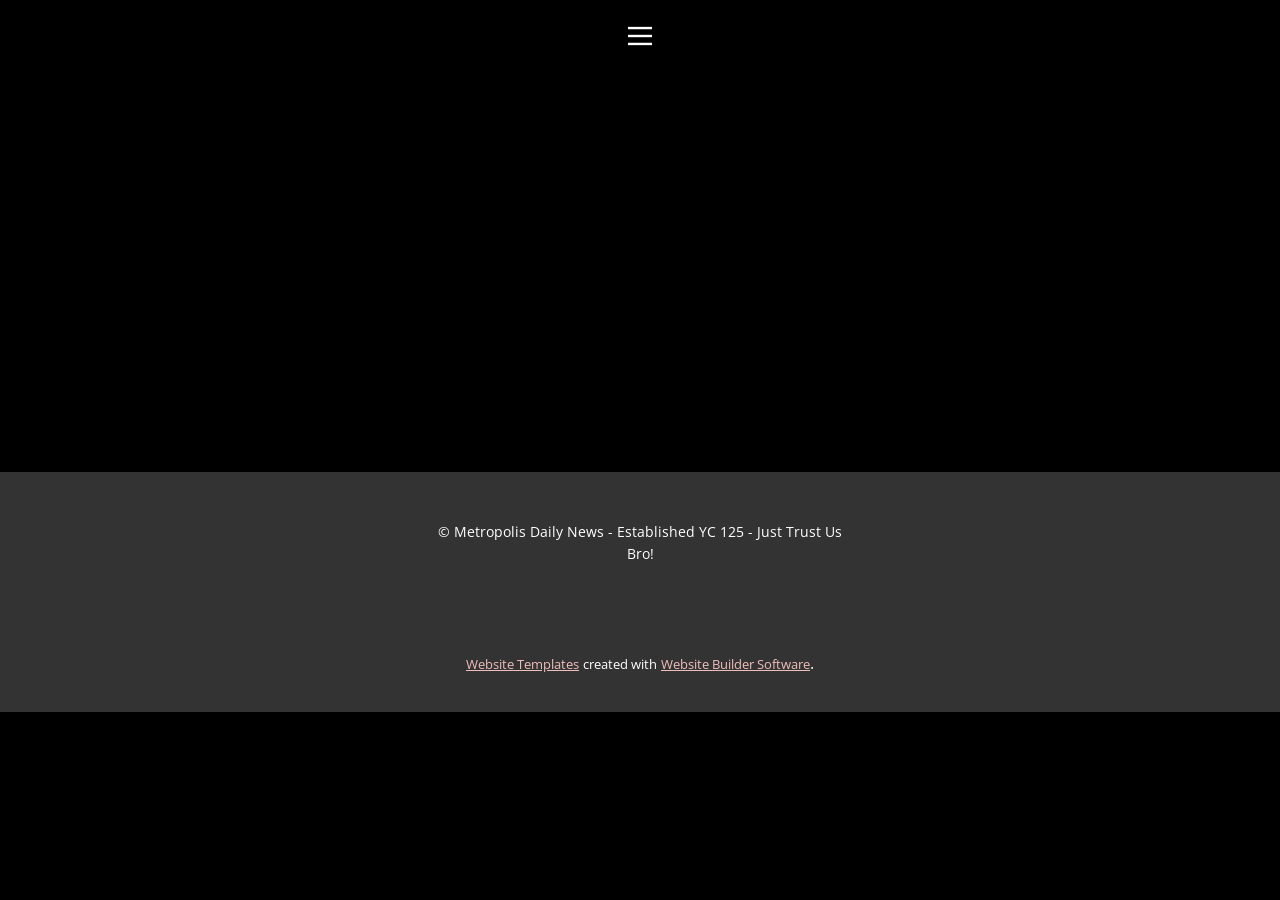
<file: Contact.html>
<!DOCTYPE html>
<html style="font-size: 16px;" lang="en"><head>
    <meta name="viewport" content="width=device-width, initial-scale=1.0">
    <meta charset="utf-8">
    <meta name="keywords" content="">
    <meta name="description" content="">
    <title>Contact</title>
    <link rel="stylesheet" href="nicepage.css" media="screen">
<link rel="stylesheet" href="Contact.css" media="screen">
    <script class="u-script" type="text/javascript" src="jquery.js" defer=""></script>
    <script class="u-script" type="text/javascript" src="nicepage.js" defer=""></script>
    <meta name="generator" content="Nicepage 6.3.1, nicepage.com">
    <link id="u-theme-google-font" rel="stylesheet" href="https://fonts.googleapis.com/css?family=Open+Sans:300,300i,400,400i,500,500i,600,600i,700,700i,800,800i|Anton:400">
    
    
    
    <script type="application/ld+json">{
		"@context": "http://schema.org",
		"@type": "Organization",
		"name": ""
}</script>
    <meta name="theme-color" content="#ba554d">
    <meta property="og:title" content="Contact">
    <meta property="og:type" content="website">
  <meta data-intl-tel-input-cdn-path="intlTelInput/"></head>
  <body data-path-to-root="./" data-include-products="false" class="u-body u-xl-mode" data-lang="en"><header class="u-clearfix u-header u-header" id="sec-58ef"><div class="u-clearfix u-sheet u-sheet-1">
        <nav class="u-align-left u-menu u-menu-hamburger u-offcanvas u-menu-1" data-responsive-from="XL">
          <div class="menu-collapse">
            <a class="u-button-style u-nav-link" href="#" style="padding: 4px 0px; font-size: calc(1em + 8px);">
              <svg class="u-svg-link" preserveAspectRatio="xMidYMin slice" viewBox="0 0 302 302" style=""><use xmlns:xlink="http://www.w3.org/1999/xlink" xlink:href="#svg-5c50"></use></svg>
              <svg xmlns="http://www.w3.org/2000/svg" xmlns:xlink="http://www.w3.org/1999/xlink" version="1.1" id="svg-5c50" x="0px" y="0px" viewBox="0 0 302 302" style="enable-background:new 0 0 302 302;" xml:space="preserve" class="u-svg-content"><g><rect y="36" width="302" height="30"></rect><rect y="236" width="302" height="30"></rect><rect y="136" width="302" height="30"></rect>
</g><g></g><g></g><g></g><g></g><g></g><g></g><g></g><g></g><g></g><g></g><g></g><g></g><g></g><g></g><g></g></svg>
            </a>
          </div>
          <div class="u-nav-container">
            <ul class="u-nav u-unstyled u-nav-1"><li class="u-nav-item"><a class="u-button-style u-nav-link u-text-active-palette-1-base u-text-hover-palette-2-base" href="Home.html" style="padding: 10px 20px;">Home</a>
</li><li class="u-nav-item"><a class="u-button-style u-nav-link u-text-active-palette-1-base u-text-hover-palette-2-base" href="About.html" style="padding: 10px 20px;">About</a>
</li><li class="u-nav-item"><a class="u-button-style u-nav-link u-text-active-palette-1-base u-text-hover-palette-2-base" href="Contact.html" style="padding: 10px 20px;">Contact</a>
</li></ul>
          </div>
          <div class="u-nav-container-collapse">
            <div class="u-align-center u-black u-container-style u-inner-container-layout u-opacity u-opacity-95 u-sidenav">
              <div class="u-inner-container-layout u-sidenav-overflow">
                <div class="u-menu-close"></div>
                <ul class="u-align-center u-nav u-popupmenu-items u-unstyled u-nav-2"><li class="u-nav-item"><a class="u-button-style u-nav-link" href="Home.html">Home</a>
</li><li class="u-nav-item"><a class="u-button-style u-nav-link" href="About.html">About</a>
</li><li class="u-nav-item"><a class="u-button-style u-nav-link" href="Contact.html">Contact</a>
</li></ul>
              </div>
            </div>
            <div class="u-black u-menu-overlay u-opacity u-opacity-70"></div>
          </div>
        </nav>
      </div></header>
    <section class="u-clearfix u-section-1" id="sec-cd6a">
      <div class="u-clearfix u-sheet u-sheet-1"></div>
    </section>
    
    
    
    <footer class="u-align-center u-clearfix u-footer u-grey-80 u-footer" id="sec-a652"><div class="u-clearfix u-sheet u-sheet-1">
        <p class="u-small-text u-text u-text-variant u-text-1"> © Metropolis Daily News - Established YC 125 - Just Trust Us Bro!</p>
      </div></footer>
    <section class="u-backlink u-clearfix u-grey-80">
      <a class="u-link" href="https://nicepage.com/website-templates" target="_blank">
        <span>Website Templates</span>
      </a>
      <p class="u-text">
        <span>created with</span>
      </p>
      <a class="u-link" href="" target="_blank">
        <span>Website Builder Software</span>
      </a>. 
    </section>
  
</body></html>
</file>
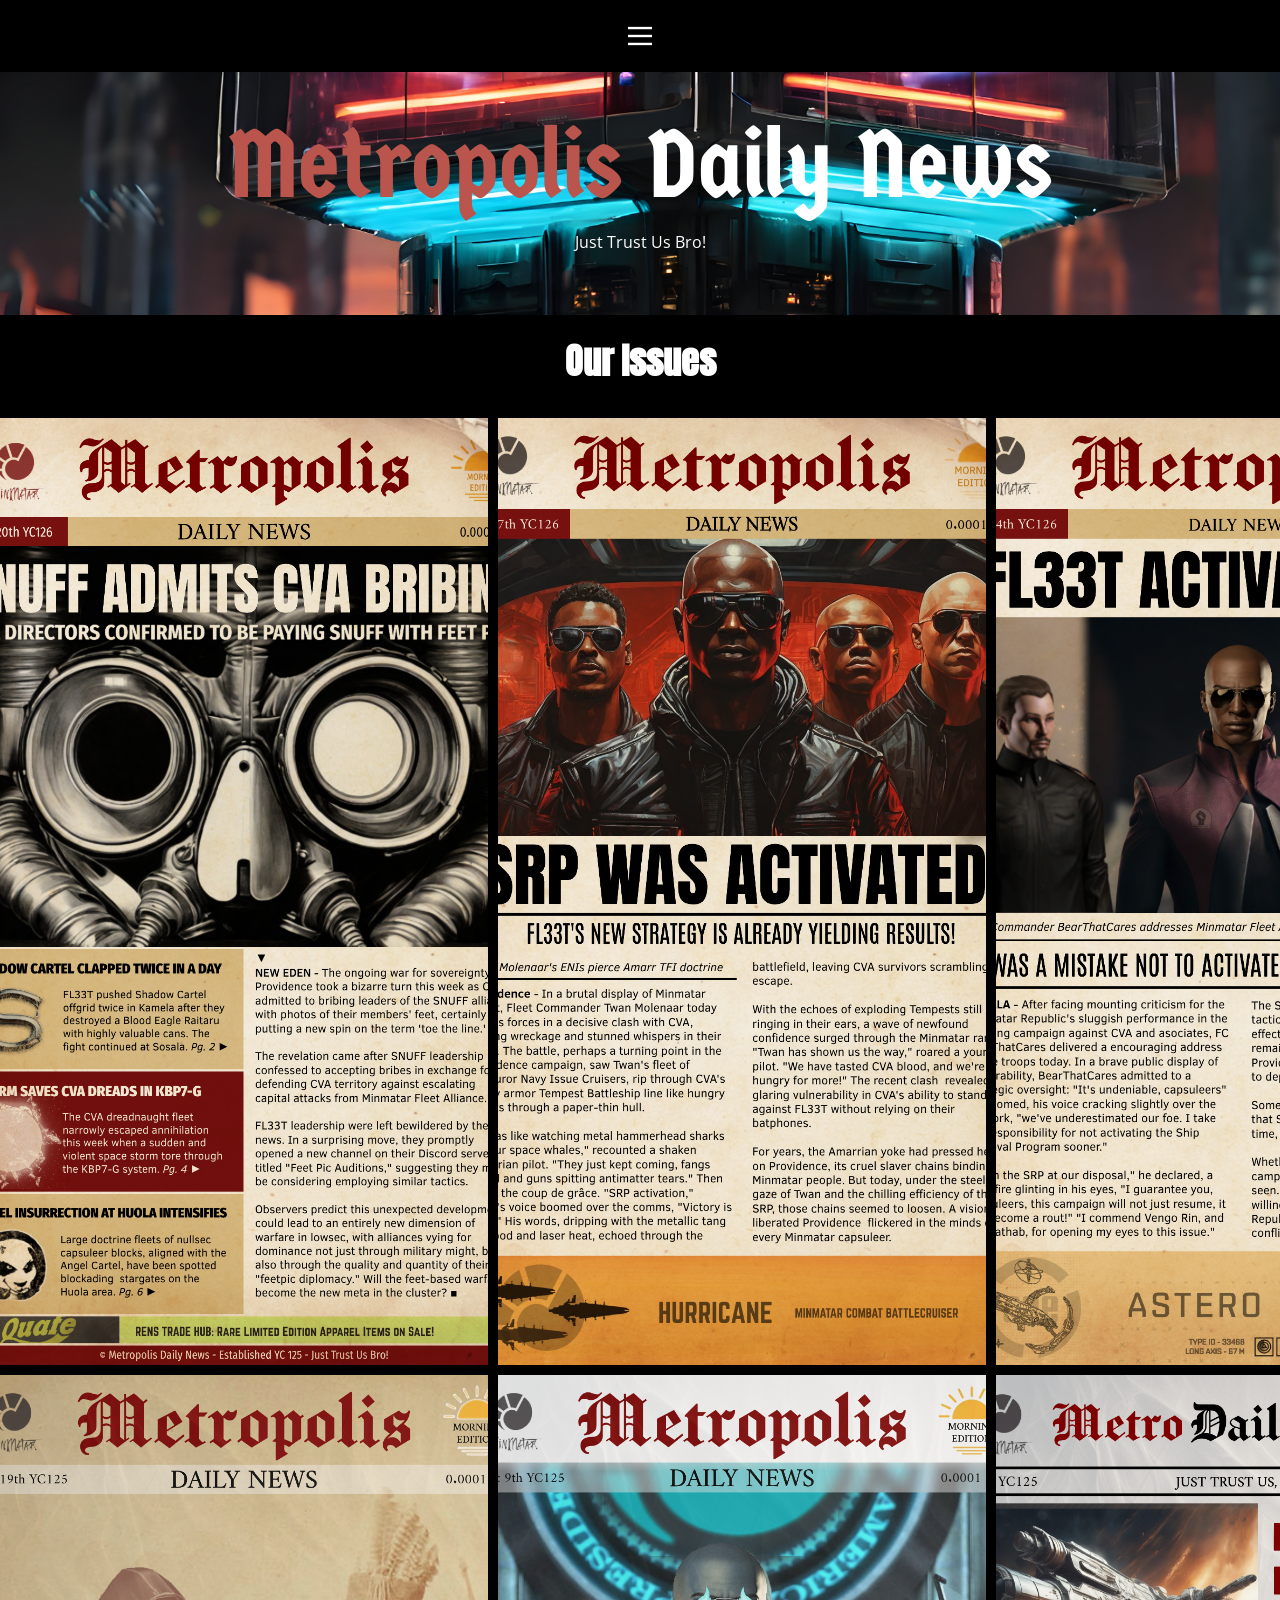
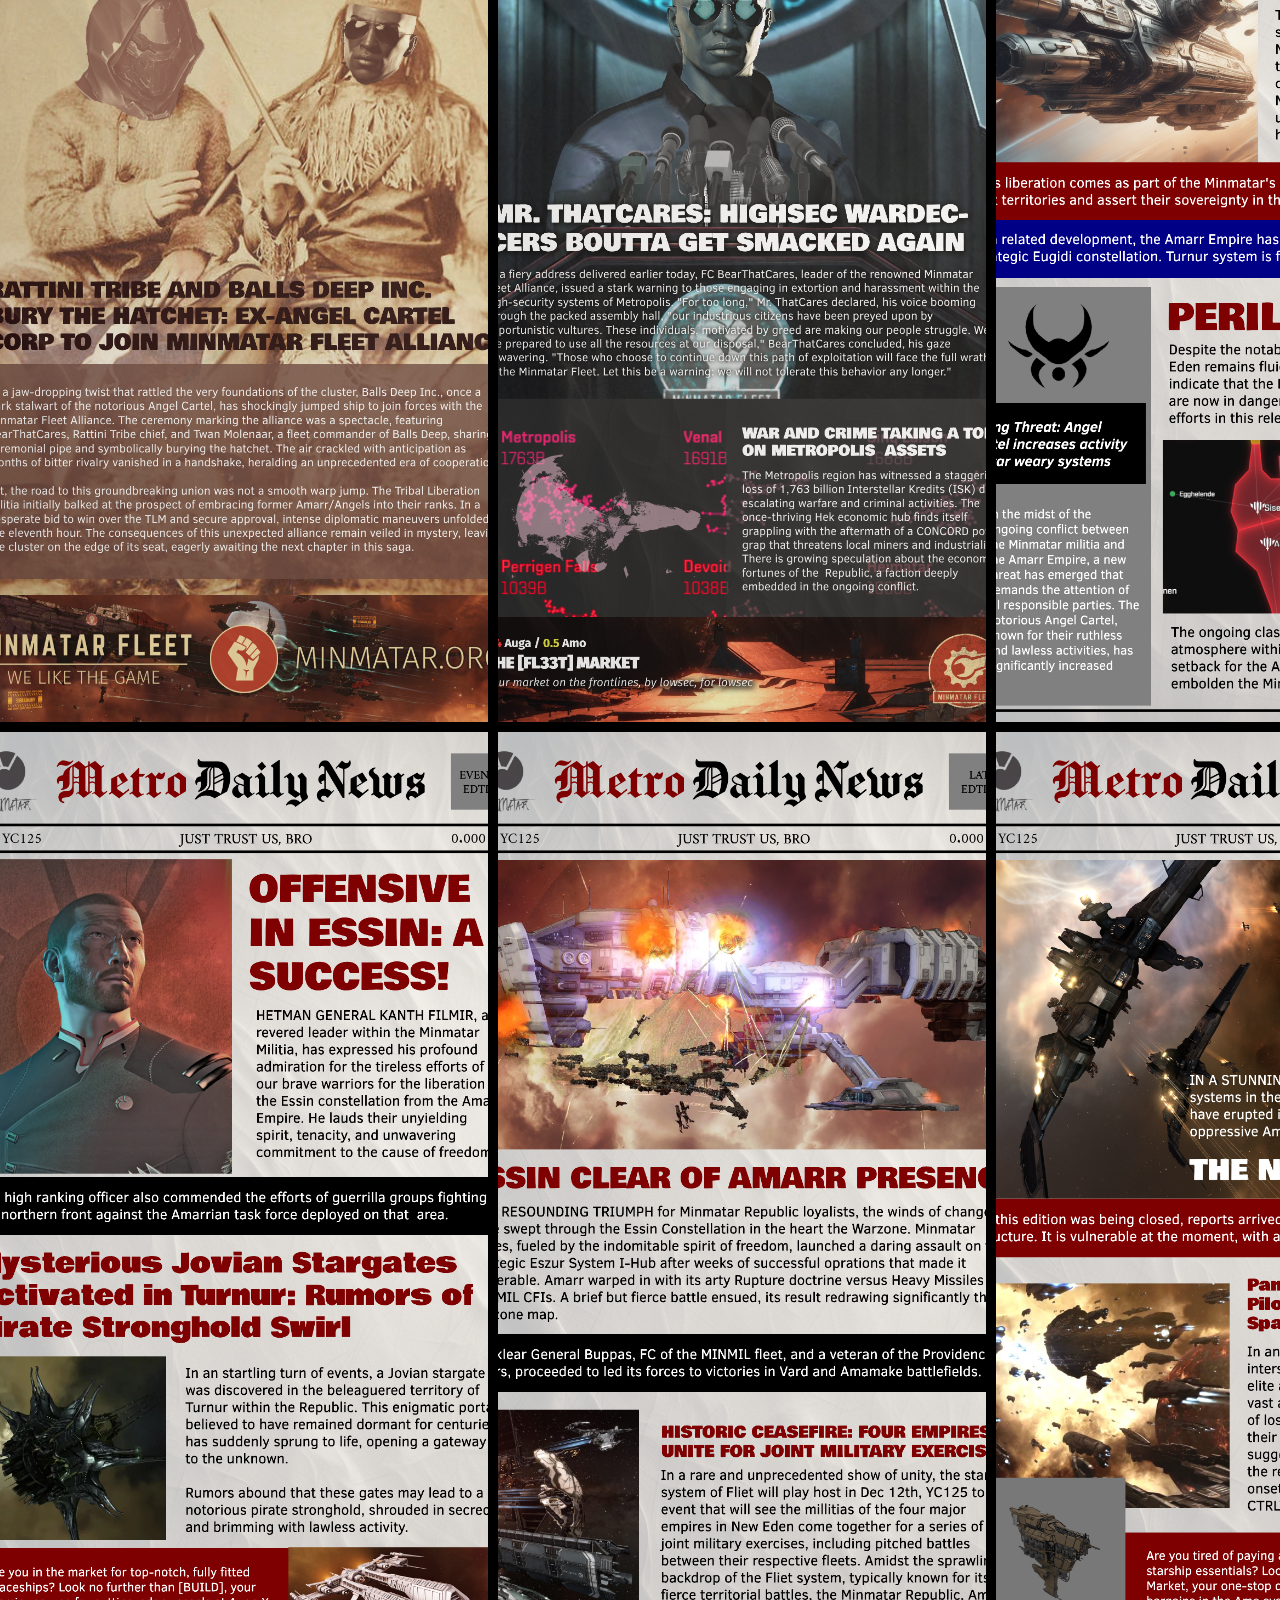
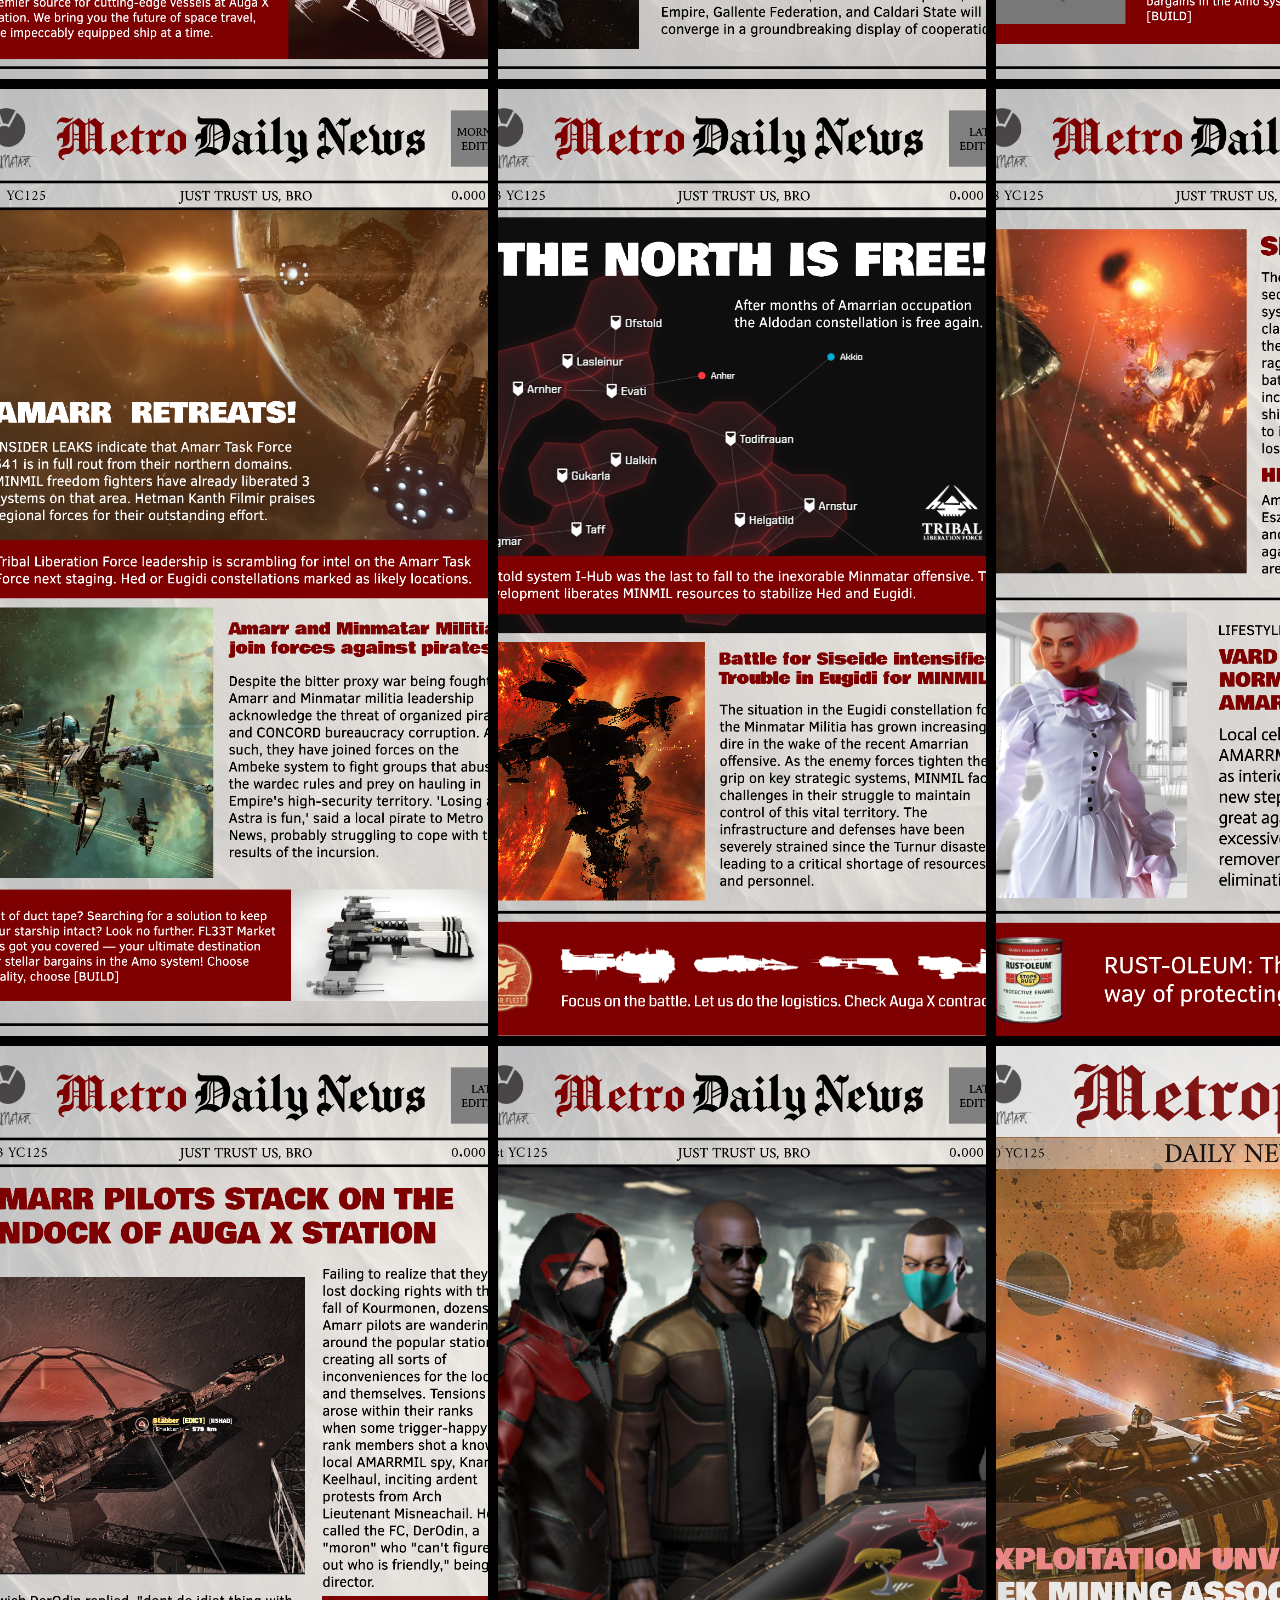
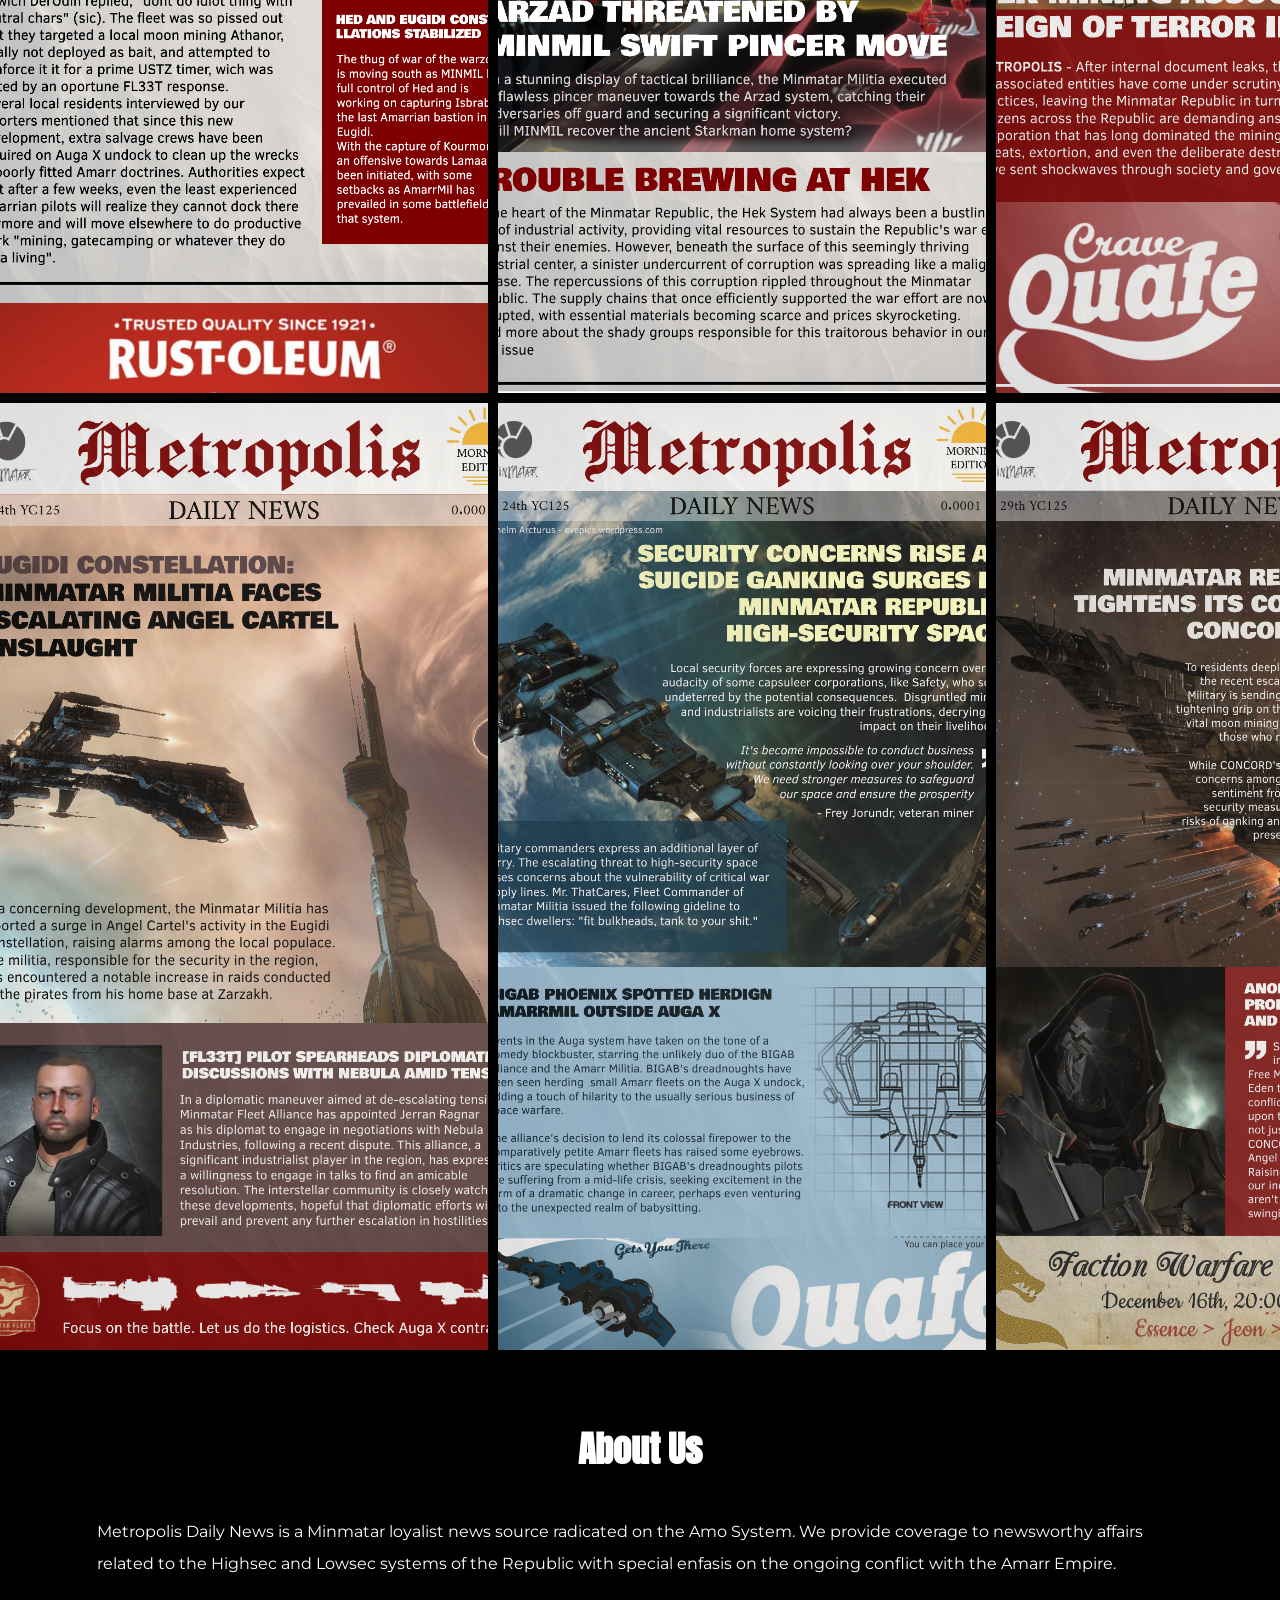
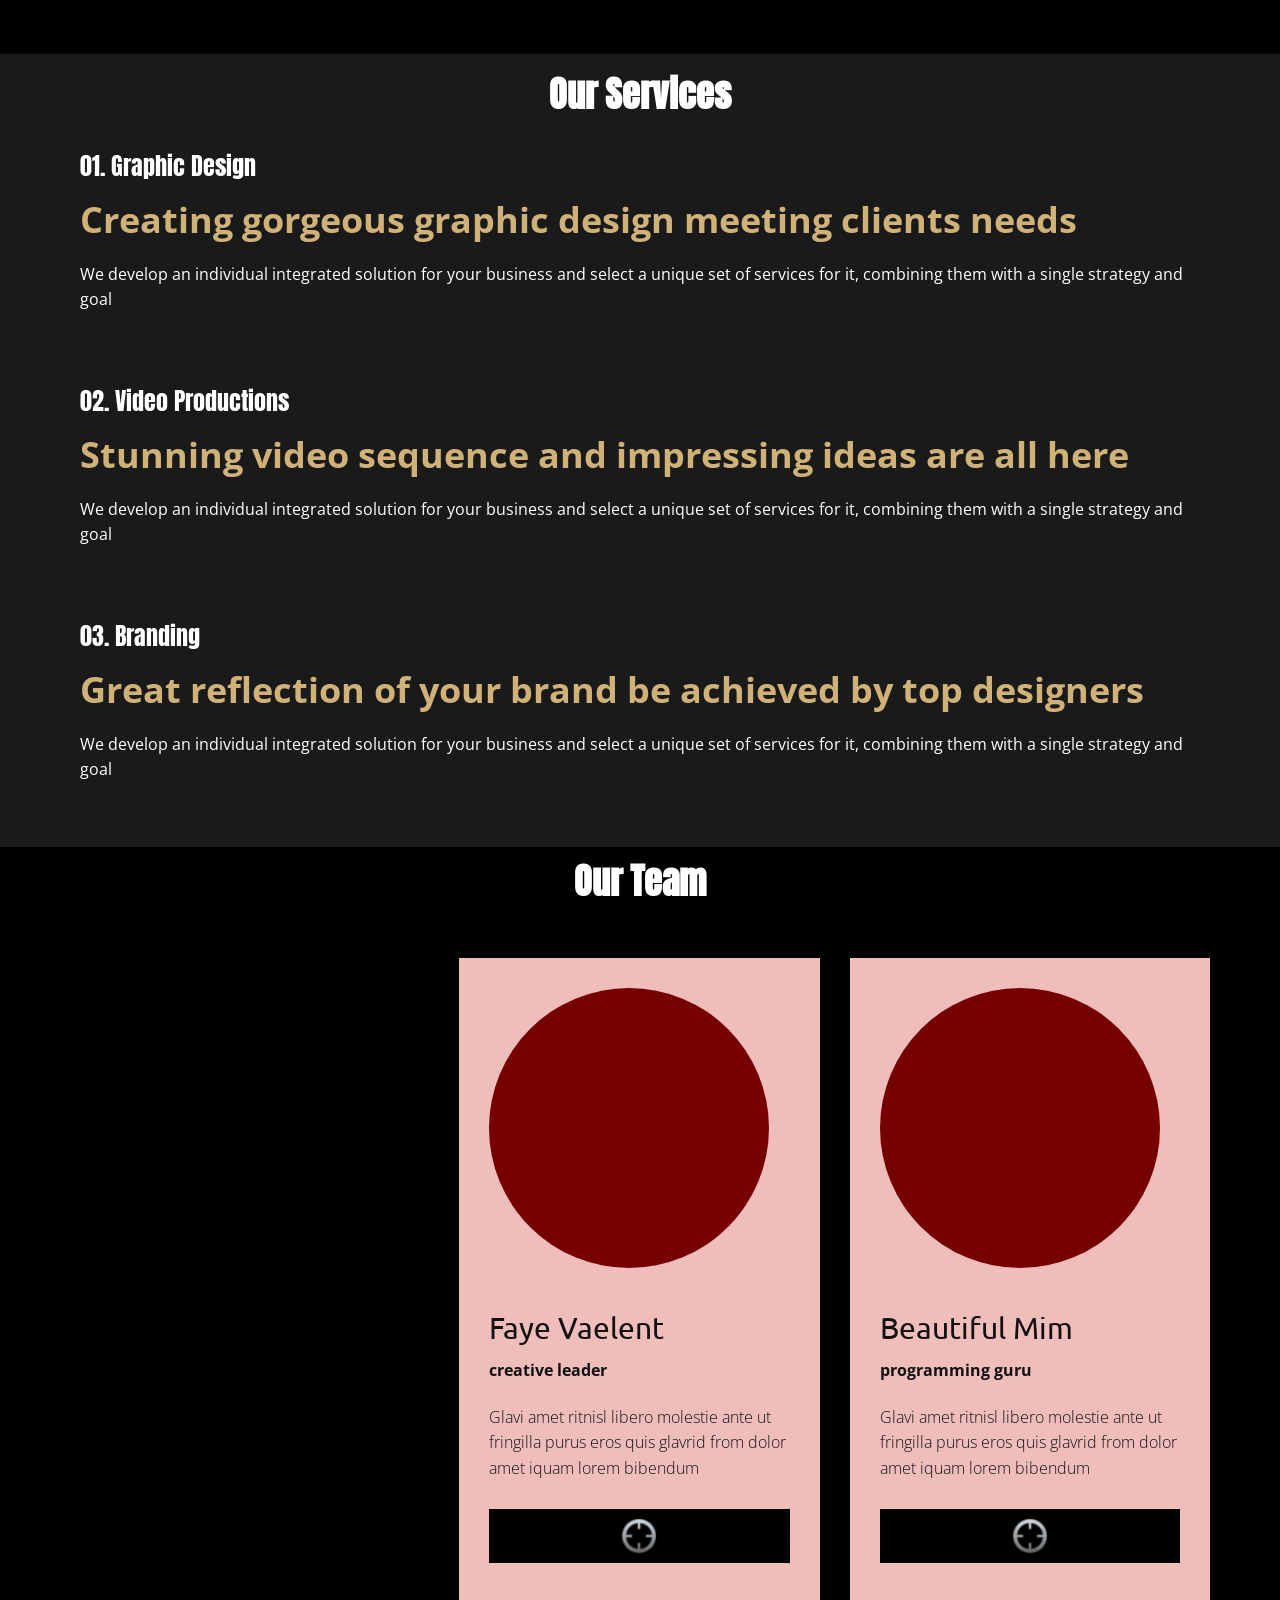
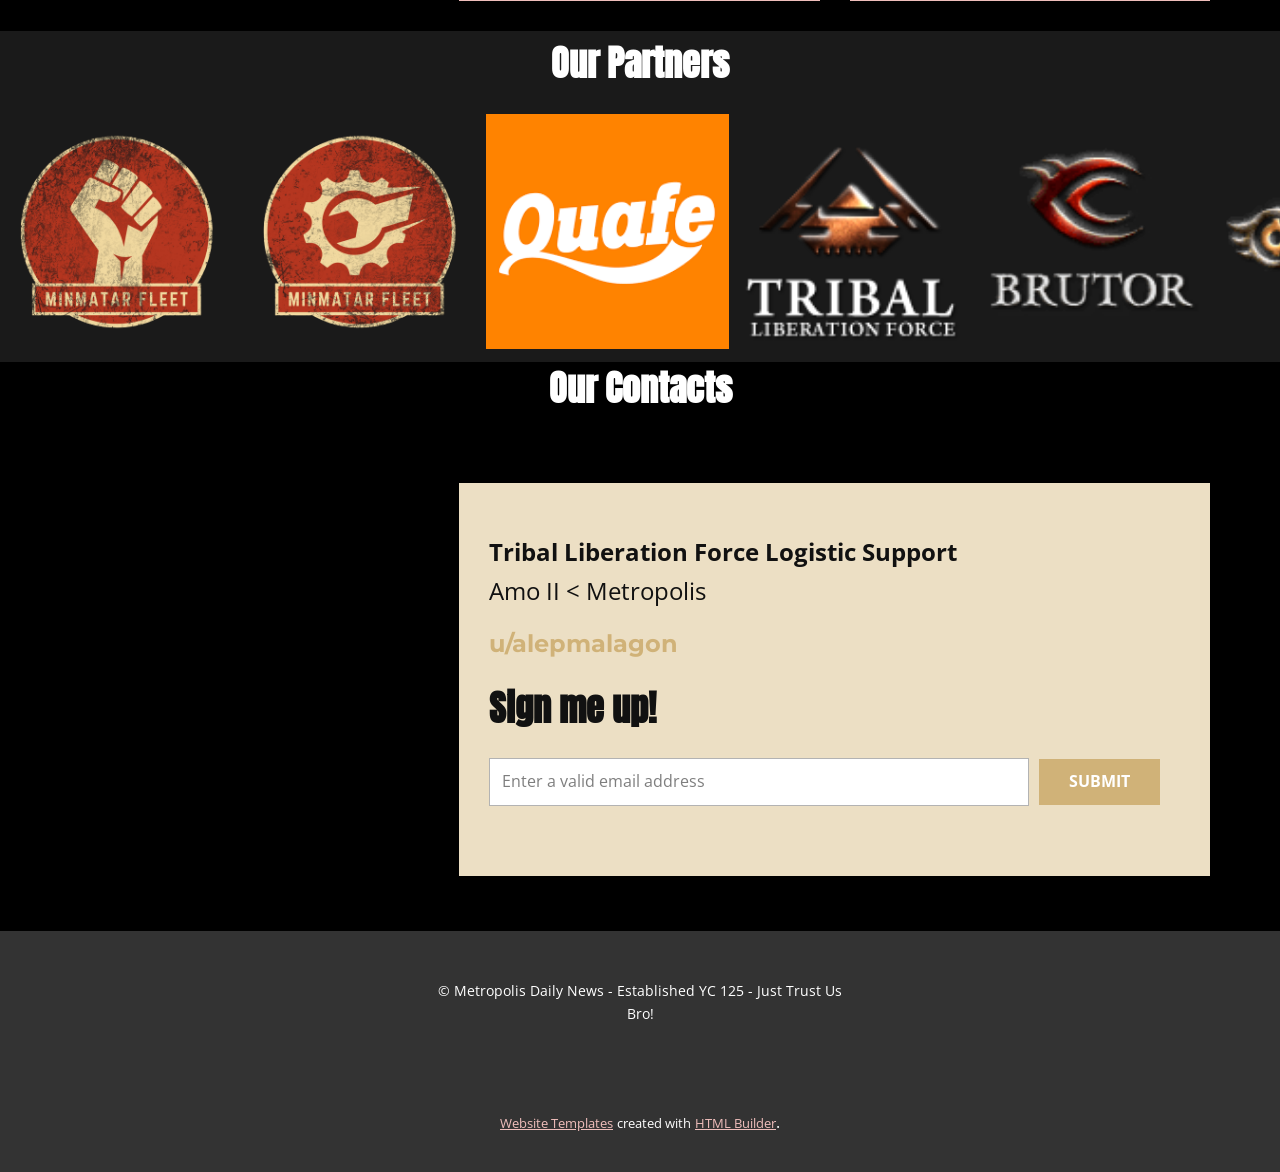
<file: Home.html>
<!DOCTYPE html>
<html style="font-size: 16px;" lang="en"><head>
    <meta name="viewport" content="width=device-width, initial-scale=1.0">
    <meta charset="utf-8">
    <meta name="keywords" content="Clean Design, About Us, What We Do, ​​Your success in the industry is our mission&nbsp;​add more speed to your website, Our Gallery, Testimonials, Our Services, ​Creating gorgeous graphic design meeting clients needs, ​Stunning video sequence and impressing ideas are all here, ​Great reflection of your brand be achieved by top designers, Our Team, Our Partners, Our Contacts, ​Sign me up!">
    <meta name="description" content="">
    <title>Home</title>
    <link rel="stylesheet" href="nicepage.css" media="screen">
<link rel="stylesheet" href="Home.css" media="screen">
    <script class="u-script" type="text/javascript" src="jquery.js" defer=""></script>
    <script class="u-script" type="text/javascript" src="nicepage.js" defer=""></script>
    <meta name="generator" content="Nicepage 6.3.1, nicepage.com">
    <meta name="referrer" content="origin">
    <link id="u-theme-google-font" rel="stylesheet" href="https://fonts.googleapis.com/css?family=Open+Sans:300,300i,400,400i,500,500i,600,600i,700,700i,800,800i|Anton:400">
    <link id="u-page-google-font" rel="stylesheet" href="https://fonts.googleapis.com/css?family=Montserrat:100,100i,200,200i,300,300i,400,400i,500,500i,600,600i,700,700i,800,800i,900,900i|Ubuntu:300,300i,400,400i,500,500i,700,700i|Germania+One:400|Anton:400">
    
    
    
    
    
    
    
    
    
    <script type="application/ld+json">{
		"@context": "http://schema.org",
		"@type": "Organization",
		"name": ""
}</script>
    <meta name="theme-color" content="#ba554d">
    <meta property="og:title" content="Home">
    <meta property="og:type" content="website">
  <meta data-intl-tel-input-cdn-path="intlTelInput/"></head>
  <body data-path-to-root="./" data-include-products="false" class="u-body u-xl-mode" data-lang="en"><header class="u-clearfix u-header u-header" id="sec-58ef"><div class="u-clearfix u-sheet u-sheet-1">
        <nav class="u-align-left u-menu u-menu-hamburger u-offcanvas u-menu-1" data-responsive-from="XL">
          <div class="menu-collapse">
            <a class="u-button-style u-nav-link" href="#" style="padding: 4px 0px; font-size: calc(1em + 8px);">
              <svg class="u-svg-link" preserveAspectRatio="xMidYMin slice" viewBox="0 0 302 302" style=""><use xmlns:xlink="http://www.w3.org/1999/xlink" xlink:href="#svg-5c50"></use></svg>
              <svg xmlns="http://www.w3.org/2000/svg" xmlns:xlink="http://www.w3.org/1999/xlink" version="1.1" id="svg-5c50" x="0px" y="0px" viewBox="0 0 302 302" style="enable-background:new 0 0 302 302;" xml:space="preserve" class="u-svg-content"><g><rect y="36" width="302" height="30"></rect><rect y="236" width="302" height="30"></rect><rect y="136" width="302" height="30"></rect>
</g><g></g><g></g><g></g><g></g><g></g><g></g><g></g><g></g><g></g><g></g><g></g><g></g><g></g><g></g><g></g></svg>
            </a>
          </div>
          <div class="u-nav-container">
            <ul class="u-nav u-unstyled u-nav-1"><li class="u-nav-item"><a class="u-button-style u-nav-link u-text-active-palette-1-base u-text-hover-palette-2-base" href="Home.html" style="padding: 10px 20px;">Home</a>
</li><li class="u-nav-item"><a class="u-button-style u-nav-link u-text-active-palette-1-base u-text-hover-palette-2-base" href="About.html" style="padding: 10px 20px;">About</a>
</li><li class="u-nav-item"><a class="u-button-style u-nav-link u-text-active-palette-1-base u-text-hover-palette-2-base" href="Contact.html" style="padding: 10px 20px;">Contact</a>
</li></ul>
          </div>
          <div class="u-nav-container-collapse">
            <div class="u-align-center u-black u-container-style u-inner-container-layout u-opacity u-opacity-95 u-sidenav">
              <div class="u-inner-container-layout u-sidenav-overflow">
                <div class="u-menu-close"></div>
                <ul class="u-align-center u-nav u-popupmenu-items u-unstyled u-nav-2"><li class="u-nav-item"><a class="u-button-style u-nav-link" href="Home.html">Home</a>
</li><li class="u-nav-item"><a class="u-button-style u-nav-link" href="About.html">About</a>
</li><li class="u-nav-item"><a class="u-button-style u-nav-link" href="Contact.html">Contact</a>
</li></ul>
              </div>
            </div>
            <div class="u-black u-menu-overlay u-opacity u-opacity-70"></div>
          </div>
        </nav>
      </div></header>
    <section class="u-clearfix u-image u-section-1" id="carousel_9bf2" data-image-width="1952" data-image-height="1088">
      <div class="u-clearfix u-sheet u-sheet-1">
        <h1 class="u-align-center u-custom-font u-text u-text-white u-title u-text-1">
          <span class="u-text-palette-1-base">Metropolis</span> Daily News 
        </h1>
        <p class="u-align-center u-text u-text-white u-text-2">Just Trust Us Bro!</p>
      </div>
    </section>
    <section class="u-align-center u-clearfix u-section-2" id="carousel_a8bd">
      <h2 class="u-align-center u-text u-text-1">Our Issues</h2>
      <div class="u-border-2 u-border-grey-dark-1 u-expanded-width u-line u-line-horizontal u-line-1" data-animation-name="customAnimationIn" data-animation-duration="2000"></div>
      <div class="u-gallery u-layout-grid u-lightbox u-no-transition u-show-text-none u-gallery-1">
        <div class="u-gallery-inner u-gallery-inner-1">
          <div class="u-effect-hover-zoom u-gallery-item">
            <div class="u-back-slide" data-image-width="1080" data-image-height="1797">
              <img class="u-back-image u-expanded" src="images/snufffeetpics1411.png">
            </div>
            <div class="u-over-slide u-shading u-over-slide-1"></div>
          </div>
          <div class="u-effect-hover-zoom u-gallery-item">
            <div class="u-back-slide" data-image-width="1080" data-image-height="1758">
              <img class="u-back-image u-expanded" src="images/MDNnew42.png">
            </div>
            <div class="u-over-slide u-shading u-over-slide-2"></div>
          </div>
          <div class="u-effect-hover-zoom u-gallery-item">
            <div class="u-back-slide" data-image-width="1080" data-image-height="1758">
              <img class="u-back-image u-expanded" src="images/MDNnew16.png">
            </div>
            <div class="u-over-slide u-shading u-over-slide-3"></div>
          </div>
          <div class="u-effect-hover-zoom u-gallery-item">
            <div class="u-back-slide" data-image-width="1080" data-image-height="1774">
              <img class="u-back-image u-expanded" src="images/ceremonialpipe3.png">
            </div>
            <div class="u-over-slide u-shading u-over-slide-4"></div>
          </div>
          <div class="u-effect-hover-zoom u-gallery-item">
            <div class="u-back-slide" data-image-width="1080" data-image-height="1798">
              <img class="u-back-image u-expanded" src="images/blackflag11.png">
            </div>
            <div class="u-over-slide u-shading u-over-slide-5"></div>
          </div>
          <div class="u-effect-hover-zoom u-gallery-item">
            <div class="u-back-slide" data-image-width="1080" data-image-height="1726">
              <img class="u-back-image u-expanded" src="images/MetroLast.png">
            </div>
            <div class="u-over-slide u-shading u-over-slide-6"></div>
          </div>
          <div class="u-effect-hover-zoom u-gallery-item" data-image-width="1080" data-image-height="1726">
            <div class="u-back-slide">
              <img class="u-back-image u-expanded" src="images/HekTimes31.png">
            </div>
            <div class="u-over-slide u-shading u-over-slide-7"></div>
          </div>
          <div class="u-effect-hover-zoom u-gallery-item" data-image-width="1080" data-image-height="1726">
            <div class="u-back-slide">
              <img class="u-back-image u-expanded" src="images/HekTimes3.png">
            </div>
            <div class="u-over-slide u-shading u-over-slide-8"></div>
          </div>
          <div class="u-effect-hover-zoom u-gallery-item" data-image-width="1080" data-image-height="1726">
            <div class="u-back-slide">
              <img class="u-back-image u-expanded" src="images/HekTimes21.png">
            </div>
            <div class="u-over-slide u-shading u-over-slide-9"></div>
          </div>
          <div class="u-effect-hover-zoom u-gallery-item" data-image-width="1080" data-image-height="1726">
            <div class="u-back-slide">
              <img class="u-back-image u-expanded" src="images/amarrretreats2.png">
            </div>
            <div class="u-over-slide u-shading u-over-slide-10"></div>
          </div>
          <div class="u-effect-hover-zoom u-gallery-item" data-image-width="1080" data-image-height="1726">
            <div class="u-back-slide">
              <img class="u-back-image u-expanded" src="images/northisfree3.png">
            </div>
            <div class="u-over-slide u-shading u-over-slide-11"></div>
          </div>
          <div class="u-effect-hover-zoom u-gallery-item" data-image-width="1080" data-image-height="1726">
            <div class="u-back-slide">
              <img class="u-back-image u-expanded" src="images/vardliberatedlast.png">
            </div>
            <div class="u-over-slide u-shading u-over-slide-12"></div>
          </div>
          <div class="u-effect-hover-zoom u-gallery-item" data-image-width="1080" data-image-height="1726">
            <div class="u-back-slide">
              <img class="u-back-image u-expanded" src="images/augaxfight.png">
            </div>
            <div class="u-over-slide u-shading u-over-slide-13"></div>
          </div>
          <div class="u-effect-hover-zoom u-gallery-item" data-image-width="1080" data-image-height="1726">
            <div class="u-back-slide">
              <img class="u-back-image u-expanded" src="images/arzadMDN.png">
            </div>
            <div class="u-over-slide u-shading u-over-slide-14"></div>
          </div>
          <div class="u-effect-hover-zoom u-gallery-item" data-image-width="1080" data-image-height="1726">
            <div class="u-back-slide">
              <img class="u-back-image u-expanded" src="images/Metropolistimeshekminingasociation1211.png">
            </div>
            <div class="u-over-slide u-shading u-over-slide-15"></div>
          </div>
          <div class="u-effect-hover-zoom u-gallery-item" data-image-width="1080" data-image-height="1726">
            <div class="u-back-slide">
              <img class="u-back-image u-expanded" src="images/Metropolistimeshekminingasociation1215.png">
            </div>
            <div class="u-over-slide u-shading u-over-slide-16"></div>
          </div>
          <div class="u-effect-hover-zoom u-gallery-item" data-image-width="1080" data-image-height="1798">
            <div class="u-back-slide">
              <img class="u-back-image u-expanded" src="images/gankinginhisec9.png">
            </div>
            <div class="u-over-slide u-shading u-over-slide-17"></div>
          </div>
          <div class="u-effect-hover-zoom u-gallery-item" data-image-width="1080" data-image-height="1798">
            <div class="u-back-slide">
              <img class="u-back-image u-expanded" src="images/hek061.png">
            </div>
            <div class="u-over-slide u-shading u-over-slide-18"></div>
          </div>
        </div>
      </div>
    </section>
    <section class="u-align-center u-clearfix u-section-3" id="carousel_23f9">
      <div class="u-clearfix u-sheet u-sheet-1">
        <h2 class="u-align-center u-text u-text-1">About Us</h2>
        <div class="u-border-2 u-border-grey-dark-1 u-expanded-width u-line u-line-horizontal u-line-1" data-animation-name="customAnimationIn" data-animation-duration="2000"></div>
        <div class="u-container-align-left u-container-style u-group u-shape-rectangle u-group-1">
          <div class="u-container-layout u-container-layout-1">
            <p class="u-align-left u-custom-font u-font-montserrat u-text u-text-2">Metropolis Daily News is a Minmatar loyalist news source radicated on the Amo System. We provide coverage to newsworthy affairs related to the Highsec and Lowsec systems of the Republic with special enfasis on the ongoing conflict with the Amarr Empire.</p>
          </div>
        </div>
      </div>
    </section>
    <section class="u-align-center u-clearfix u-grey-90 u-section-4" id="carousel_f50b">
      <div class="u-clearfix u-sheet u-sheet-1">
        <h2 class="u-align-center u-text u-text-1">Our Services</h2>
        <div class="u-border-2 u-border-white u-expanded-width u-line u-line-horizontal u-line-1" data-animation-name="customAnimationIn" data-animation-duration="2000"></div>
        <div class="u-expanded-width u-list u-list-1">
          <div class="u-repeater u-repeater-1">
            <div class="u-container-style u-list-item u-repeater-item">
              <div class="u-container-layout u-similar-container u-valign-top u-container-layout-1">
                <h4 class="u-text u-text-default u-text-2">01. Graphic Design</h4>
                <h2 class="u-custom-font u-text u-text-default u-text-font u-text-palette-3-base u-text-3"> Creating gorgeous graphic design meeting clients needs</h2>
                <p class="u-text u-text-default u-text-4"> We develop an individual integrated solution for your business and select a unique set of services for it, combining them with a single strategy and goal</p>
              </div>
            </div>
            <div class="u-container-style u-list-item u-repeater-item">
              <div class="u-container-layout u-similar-container u-valign-top u-container-layout-2">
                <h4 class="u-text u-text-default u-text-5">02. Video Productions</h4>
                <h2 class="u-custom-font u-text u-text-default u-text-font u-text-palette-3-base u-text-6"> Stunning video sequence and impressing ideas are all here</h2>
                <p class="u-text u-text-default u-text-7"> We develop an individual integrated solution for your business and select a unique set of services for it, combining them with a single strategy and goal</p>
              </div>
            </div>
            <div class="u-container-style u-list-item u-repeater-item">
              <div class="u-container-layout u-similar-container u-valign-top u-container-layout-3">
                <h4 class="u-text u-text-default u-text-8">03. Branding</h4>
                <h2 class="u-custom-font u-text u-text-default u-text-font u-text-palette-3-base u-text-9"> Great reflection of your brand be achieved by top designers</h2>
                <p class="u-text u-text-default u-text-10"> We develop an individual integrated solution for your business and select a unique set of services for it, combining them with a single strategy and goal</p>
              </div>
            </div>
          </div>
        </div>
      </div>
    </section>
    <section class="u-align-center u-clearfix u-section-5" id="carousel_4f0a">
      <div class="u-clearfix u-sheet u-sheet-1">
        <h2 class="u-align-center u-text u-text-1">Our Team</h2>
        <div class="u-border-2 u-border-grey-dark-1 u-expanded-width u-line u-line-horizontal u-line-1" data-animation-name="customAnimationIn" data-animation-duration="2000"></div>
        <div class="u-list u-list-1">
          <div class="u-repeater u-repeater-1">
            <div class="u-align-center u-container-align-left u-container-style u-list-item u-palette-1-light-2 u-repeater-item u-shape-rectangle u-list-item-1">
              <div class="u-container-layout u-similar-container u-valign-top u-container-layout-1">
                <div class="u-container-style u-group u-palette-2-base u-shape-circle u-group-1">
                  <div class="u-container-layout u-valign-bottom u-container-layout-2">
                    <div alt="" class="u-expanded-width u-image u-image-circle u-preserve-proportions u-image-1" data-image-width="512" data-image-height="512" data-animation-name="customAnimationIn" data-animation-duration="2000">
                      <div class="u-preserve-proportions-child" style="padding-top: 100%;"></div>
                    </div>
                  </div>
                </div>
                <h3 class="u-align-left u-custom-font u-font-ubuntu u-text u-text-2">Faye Vaelent</h3>
                <p class="u-align-left u-text u-text-3">creative leader</p>
                <p class="u-align-left u-text u-text-4">Glavi amet ritnisl libero molestie ante ut fringilla purus eros quis glavrid from dolor amet iquam lorem bibendum</p>
                <div class="u-black u-container-align-center u-container-style u-expanded-width u-group u-group-2">
                  <div class="u-container-layout u-container-layout-3">
                    <img class="u-expanded-height u-image u-image-contain u-image-default u-preserve-proportions u-image-2" src="images/48px-Combatlog.png" alt="" data-image-width="150" data-image-height="150" data-href="https://zkillboard.com/character/2120834555/" data-target="_blank">
                  </div>
                </div>
              </div>
            </div>
            <div class="u-align-center u-container-align-left u-container-style u-list-item u-palette-1-light-2 u-repeater-item u-shape-rectangle u-list-item-2">
              <div class="u-container-layout u-similar-container u-valign-top u-container-layout-4">
                <div class="u-container-style u-group u-palette-2-base u-shape-circle u-group-3">
                  <div class="u-container-layout u-valign-bottom u-container-layout-5">
                    <div alt="" class="u-expanded-width u-image u-image-circle u-preserve-proportions u-image-3" data-image-width="512" data-image-height="512" data-animation-name="customAnimationIn" data-animation-duration="1000">
                      <div class="u-preserve-proportions-child" style="padding-top: 100%;"></div>
                    </div>
                  </div>
                </div>
                <h3 class="u-align-left u-custom-font u-font-ubuntu u-text u-text-5">Beautiful Mim</h3>
                <p class="u-align-left u-text u-text-6">programming guru</p>
                <p class="u-align-left u-text u-text-7">Glavi amet ritnisl libero molestie ante ut fringilla purus eros quis glavrid from dolor amet iquam lorem bibendum</p>
                <div class="u-black u-container-align-left u-container-style u-expanded-width u-group u-group-4">
                  <div class="u-container-layout u-container-layout-6">
                    <img class="u-expanded-height u-image u-image-contain u-image-default u-preserve-proportions u-image-4" src="images/48px-Combatlog.png" alt="" data-image-width="150" data-image-height="150" data-href="https://zkillboard.com/character/2121103796/" data-target="_blank">
                  </div>
                </div>
              </div>
            </div>
          </div>
        </div>
      </div>
    </section>
    <section class="u-align-center u-clearfix u-grey-90 u-section-6" id="carousel_b9d1">
      <h2 class="u-align-center u-text u-text-1">Our Partners</h2>
      <div class="u-border-2 u-border-white u-expanded-width u-line u-line-horizontal u-line-1" data-animation-name="customAnimationIn" data-animation-duration="2000"></div>
      <div class="u-expanded-width-md u-expanded-width-sm u-expanded-width-xs u-list u-list-1">
        <div class="u-repeater u-repeater-1">
          <div class="u-container-style u-image u-list-item u-repeater-item u-image-1" data-image-width="512" data-image-height="512">
            <div class="u-container-layout u-similar-container u-valign-top u-container-layout-1"></div>
          </div>
          <div class="u-container-style u-image u-list-item u-repeater-item u-image-2" data-image-width="512" data-image-height="512">
            <div class="u-container-layout u-similar-container u-valign-top u-container-layout-2"></div>
          </div>
          <div class="u-container-style u-image u-list-item u-repeater-item u-image-3" data-image-width="225" data-image-height="225">
            <div class="u-container-layout u-similar-container u-valign-top u-container-layout-3"></div>
          </div>
          <div class="u-container-style u-image u-list-item u-repeater-item u-image-4" data-image-width="150" data-image-height="150">
            <div class="u-container-layout u-similar-container u-valign-top u-container-layout-4"></div>
          </div>
          <div class="u-container-style u-image u-list-item u-repeater-item u-image-5" data-image-width="128" data-image-height="128">
            <div class="u-container-layout u-similar-container u-valign-top u-container-layout-5"></div>
          </div>
          <div class="u-container-style u-image u-list-item u-repeater-item u-image-6" data-image-width="128" data-image-height="128">
            <div class="u-container-layout u-similar-container u-valign-top u-container-layout-6"></div>
          </div>
        </div>
      </div>
    </section>
    <section class="u-align-center u-clearfix u-section-7" id="carousel_eab1">
      <div class="u-clearfix u-sheet u-sheet-1">
        <h2 class="u-align-center u-text u-text-1">Our Contacts</h2>
        <div class="u-border-2 u-border-grey-dark-1 u-expanded-width u-line u-line-horizontal u-line-1" data-animation-name="customAnimationIn" data-animation-duration="2000"></div>
        <div class="u-container-align-left u-container-style u-group u-palette-3-light-2 u-group-1">
          <div class="u-container-layout u-container-layout-1">
            <p class="u-align-left u-text u-text-default u-text-2"><b> Tribal Liberation Force Logistic Support&nbsp;<br></b>Amo II &lt;&nbsp;Metropolis<br>
            </p>
            <h4 class="u-align-left u-custom-font u-font-montserrat u-text u-text-3">
              <span class="u-text-palette-4-base">u/alepmalagon</span>
            </h4>
            <h2 class="u-align-left u-text u-text-4"> Sign me up!</h2>
            <div class="u-form u-form-1">
              <form action="https://forms.nicepagesrv.com/v2/form/process" class="u-clearfix u-form-horizontal u-form-spacing-10 u-inner-form" source="email" name="form" style="padding: 0px;">
                <div class="u-form-email u-form-group u-label-none">
                  <label for="email-5b2e" class="u-label">Email</label>
                  <input type="email" placeholder="Enter a valid email address" id="email-5b2e" name="email" class="u-input u-input-rectangle" required="">
                </div>
                <div class="u-align-left u-form-group u-form-submit u-label-none">
                  <a href="#" class="u-border-none u-btn u-btn-submit u-button-style u-palette-4-base u-btn-1">Submit</a>
                  <input type="submit" value="submit" class="u-form-control-hidden">
                </div>
                <div class="u-form-send-message u-form-send-success"> Thank you! Your message has been sent. </div>
                <div class="u-form-send-error u-form-send-message"> Unable to send your message. Please fix errors then try again. </div>
                <input type="hidden" value="" name="recaptchaResponse">
                <input type="hidden" name="formServices" value="f92cb9cd-01dc-0b22-4899-4e466a71dd80">
              </form>
            </div>
          </div>
        </div>
      </div>
    </section>
    
    
    
    <footer class="u-align-center u-clearfix u-footer u-grey-80 u-footer" id="sec-a652"><div class="u-clearfix u-sheet u-sheet-1">
        <p class="u-small-text u-text u-text-variant u-text-1"> © Metropolis Daily News - Established YC 125 - Just Trust Us Bro!</p>
      </div></footer>
    <section class="u-backlink u-clearfix u-grey-80">
      <a class="u-link" href="https://nicepage.com/website-templates" target="_blank">
        <span>Website Templates</span>
      </a>
      <p class="u-text">
        <span>created with</span>
      </p>
      <a class="u-link" href="https://nicepage.com/html-website-builder" target="_blank">
        <span>HTML Builder</span>
      </a>. 
    </section>
  
</body></html>
</file>
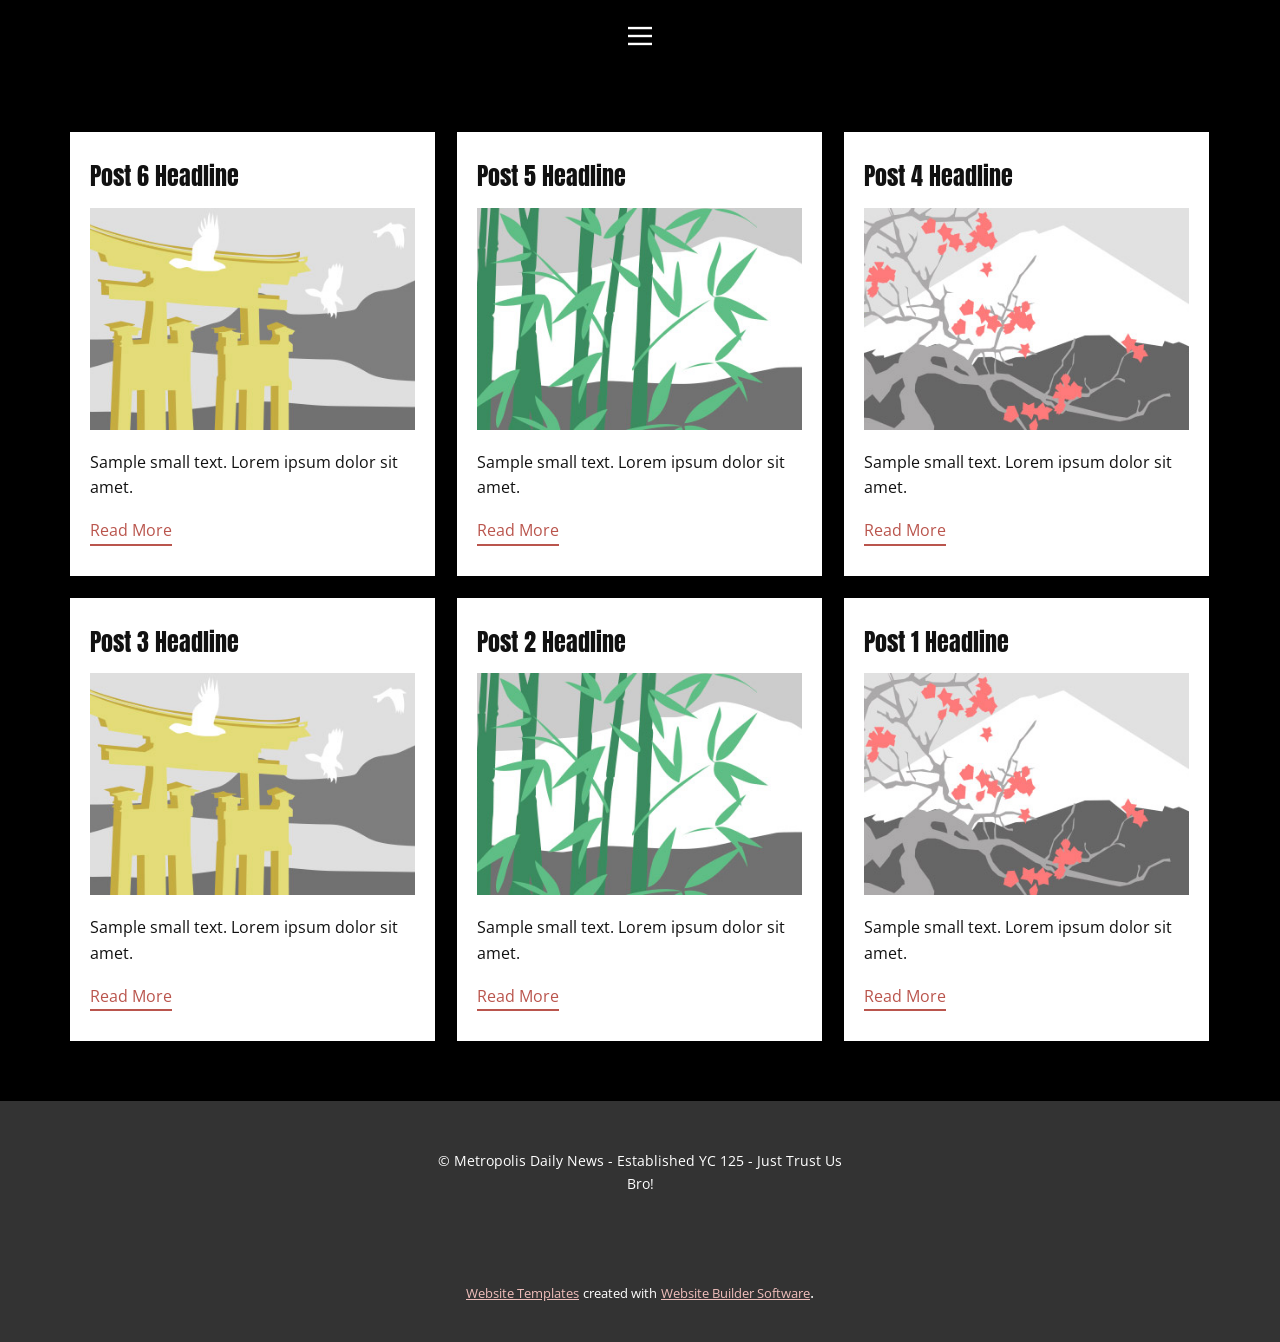
<file: blog/blog.html>
<!DOCTYPE html>
<html style="font-size: 16px;" lang="en"><head>
    <meta name="viewport" content="width=device-width, initial-scale=1.0">
    <meta charset="utf-8">
    <meta name="keywords" content="">
    <meta name="description" content="">
    <title>Blog</title>
    <link rel="stylesheet" href="../nicepage.css" media="screen">
<link rel="stylesheet" href="../Blog-Template.css" media="screen">
    <script class="u-script" type="text/javascript" src="../jquery.js" defer=""></script>
    <script class="u-script" type="text/javascript" src="../nicepage.js" defer=""></script>
    <meta name="generator" content="Nicepage 6.3.1, nicepage.com">
    <link id="u-theme-google-font" rel="stylesheet" href="https://fonts.googleapis.com/css?family=Open+Sans:300,300i,400,400i,500,500i,600,600i,700,700i,800,800i|Anton:400">
    
    
    
    <script type="application/ld+json">{
		"@context": "http://schema.org",
		"@type": "Organization",
		"name": ""
}</script>
    <meta name="theme-color" content="#ba554d">
  <meta data-intl-tel-input-cdn-path="intlTelInput/"></head>
  <body data-path-to-root="./" data-include-products="false" class="u-body u-xl-mode" data-lang="en"><header class="u-clearfix u-header u-header" id="sec-58ef"><div class="u-clearfix u-sheet u-sheet-1">
        <nav class="u-align-left u-menu u-menu-hamburger u-offcanvas u-menu-1" data-responsive-from="XL">
          <div class="menu-collapse">
            <a class="u-button-style u-nav-link" href="#" style="padding: 4px 0px; font-size: calc(1em + 8px);">
              <svg class="u-svg-link" preserveAspectRatio="xMidYMin slice" viewBox="0 0 302 302" style=""><use xmlns:xlink="http://www.w3.org/1999/xlink" xlink:href="#svg-5c50"></use></svg>
              <svg xmlns="http://www.w3.org/2000/svg" xmlns:xlink="http://www.w3.org/1999/xlink" version="1.1" id="svg-5c50" x="0px" y="0px" viewBox="0 0 302 302" style="enable-background:new 0 0 302 302;" xml:space="preserve" class="u-svg-content"><g><rect y="36" width="302" height="30"></rect><rect y="236" width="302" height="30"></rect><rect y="136" width="302" height="30"></rect>
</g><g></g><g></g><g></g><g></g><g></g><g></g><g></g><g></g><g></g><g></g><g></g><g></g><g></g><g></g><g></g></svg>
            </a>
          </div>
          <div class="u-nav-container">
            <ul class="u-nav u-unstyled u-nav-1"><li class="u-nav-item"><a class="u-button-style u-nav-link u-text-active-palette-1-base u-text-hover-palette-2-base" href="../Home.html" style="padding: 10px 20px;">Home</a>
</li><li class="u-nav-item"><a class="u-button-style u-nav-link u-text-active-palette-1-base u-text-hover-palette-2-base" href="../About.html" style="padding: 10px 20px;">About</a>
</li><li class="u-nav-item"><a class="u-button-style u-nav-link u-text-active-palette-1-base u-text-hover-palette-2-base" href="../Contact.html" style="padding: 10px 20px;">Contact</a>
</li></ul>
          </div>
          <div class="u-nav-container-collapse">
            <div class="u-align-center u-black u-container-style u-inner-container-layout u-opacity u-opacity-95 u-sidenav">
              <div class="u-inner-container-layout u-sidenav-overflow">
                <div class="u-menu-close"></div>
                <ul class="u-align-center u-nav u-popupmenu-items u-unstyled u-nav-2"><li class="u-nav-item"><a class="u-button-style u-nav-link" href="../Home.html">Home</a>
</li><li class="u-nav-item"><a class="u-button-style u-nav-link" href="../About.html">About</a>
</li><li class="u-nav-item"><a class="u-button-style u-nav-link" href="../Contact.html">Contact</a>
</li></ul>
              </div>
            </div>
            <div class="u-black u-menu-overlay u-opacity u-opacity-70"></div>
          </div>
        </nav>
      </div></header>
    <section class="u-clearfix u-section-1" id="sec-e776">
      <div class="u-clearfix u-sheet u-valign-middle u-sheet-1"><!--blog--><!--blog_options_json--><!--{"type":"Recent","source":"","tags":"","count":""}--><!--/blog_options_json-->
        <div class="u-blog u-expanded-width u-repeater u-repeater-1"><!--blog_post-->
          <div class="u-blog-post u-container-style u-repeater-item u-white u-repeater-item-1">
            <div class="u-container-layout u-similar-container u-valign-top u-container-layout-1"><!--blog_post_header-->
              <h4 class="u-blog-control u-text u-text-1">
                <a class="u-post-header-link" href="../blog/post-5.html">Post 6 Headline</a>
              </h4><!--/blog_post_header--><!--blog_post_image-->
              <a class="u-post-header-link" href="../blog/post-5.html"><img alt="" class="u-blog-control u-expanded-width u-image u-image-default u-image-1" src="../images/8ad73f3c.jpeg"></a><!--/blog_post_image--><!--blog_post_content-->
              <div class="u-blog-control u-post-content u-text u-text-2 fr-view">Sample small text. Lorem ipsum dolor sit amet.</div><!--/blog_post_content--><!--blog_post_readmore-->
              <a href="../blog/post-5.html" class="u-blog-control u-border-2 u-border-palette-1-base u-btn u-btn-rectangle u-button-style u-none u-btn-1"><!--blog_post_readmore_content--><!--options_json--><!--{"content":"","defaultValue":"Read More"}--><!--/options_json-->Read More<!--/blog_post_readmore_content--></a><!--/blog_post_readmore-->
            </div>
          </div><div class="u-blog-post u-container-style u-repeater-item u-video-cover u-white">
            <div class="u-container-layout u-similar-container u-valign-top u-container-layout-2"><!--blog_post_header-->
              <h4 class="u-blog-control u-text u-text-3">
                <a class="u-post-header-link" href="../blog/post-4.html">Post 5 Headline</a>
              </h4><!--/blog_post_header--><!--blog_post_image-->
              <a class="u-post-header-link" href="../blog/post-4.html"><img alt="" class="u-blog-control u-expanded-width u-image u-image-default u-image-2" src="../images/68f64b9d.jpeg"></a><!--/blog_post_image--><!--blog_post_content-->
              <div class="u-blog-control u-post-content u-text u-text-4 fr-view">Sample small text. Lorem ipsum dolor sit amet.</div><!--/blog_post_content--><!--blog_post_readmore-->
              <a href="../blog/post-4.html" class="u-blog-control u-border-2 u-border-palette-1-base u-btn u-btn-rectangle u-button-style u-none u-btn-2"><!--blog_post_readmore_content--><!--options_json--><!--{"content":"","defaultValue":"Read More"}--><!--/options_json-->Read More<!--/blog_post_readmore_content--></a><!--/blog_post_readmore-->
            </div>
          </div><div class="u-blog-post u-container-style u-repeater-item u-video-cover u-white">
            <div class="u-container-layout u-similar-container u-valign-top u-container-layout-3"><!--blog_post_header-->
              <h4 class="u-blog-control u-text u-text-5">
                <a class="u-post-header-link" href="../blog/post-3.html">Post 4 Headline</a>
              </h4><!--/blog_post_header--><!--blog_post_image-->
              <a class="u-post-header-link" href="../blog/post-3.html"><img alt="" class="u-blog-control u-expanded-width u-image u-image-default u-image-3" src="../images/0fd3416c.jpeg"></a><!--/blog_post_image--><!--blog_post_content-->
              <div class="u-blog-control u-post-content u-text u-text-6 fr-view">Sample small text. Lorem ipsum dolor sit amet.</div><!--/blog_post_content--><!--blog_post_readmore-->
              <a href="../blog/post-3.html" class="u-blog-control u-border-2 u-border-palette-1-base u-btn u-btn-rectangle u-button-style u-none u-btn-3"><!--blog_post_readmore_content--><!--options_json--><!--{"content":"","defaultValue":"Read More"}--><!--/options_json-->Read More<!--/blog_post_readmore_content--></a><!--/blog_post_readmore-->
            </div>
          </div><div class="u-blog-post u-container-style u-repeater-item u-white u-repeater-item-1">
            <div class="u-container-layout u-similar-container u-valign-top u-container-layout-1"><!--blog_post_header-->
              <h4 class="u-blog-control u-text u-text-1">
                <a class="u-post-header-link" href="../blog/post-2.html">Post 3 Headline</a>
              </h4><!--/blog_post_header--><!--blog_post_image-->
              <a class="u-post-header-link" href="../blog/post-2.html"><img alt="" class="u-blog-control u-expanded-width u-image u-image-default u-image-1" src="../images/8ad73f3c.jpeg"></a><!--/blog_post_image--><!--blog_post_content-->
              <div class="u-blog-control u-post-content u-text u-text-2 fr-view">Sample small text. Lorem ipsum dolor sit amet.</div><!--/blog_post_content--><!--blog_post_readmore-->
              <a href="../blog/post-2.html" class="u-blog-control u-border-2 u-border-palette-1-base u-btn u-btn-rectangle u-button-style u-none u-btn-1"><!--blog_post_readmore_content--><!--options_json--><!--{"content":"","defaultValue":"Read More"}--><!--/options_json-->Read More<!--/blog_post_readmore_content--></a><!--/blog_post_readmore-->
            </div>
          </div><div class="u-blog-post u-container-style u-repeater-item u-video-cover u-white">
            <div class="u-container-layout u-similar-container u-valign-top u-container-layout-2"><!--blog_post_header-->
              <h4 class="u-blog-control u-text u-text-3">
                <a class="u-post-header-link" href="../blog/post-1.html">Post 2 Headline</a>
              </h4><!--/blog_post_header--><!--blog_post_image-->
              <a class="u-post-header-link" href="../blog/post-1.html"><img alt="" class="u-blog-control u-expanded-width u-image u-image-default u-image-2" src="../images/68f64b9d.jpeg"></a><!--/blog_post_image--><!--blog_post_content-->
              <div class="u-blog-control u-post-content u-text u-text-4 fr-view">Sample small text. Lorem ipsum dolor sit amet.</div><!--/blog_post_content--><!--blog_post_readmore-->
              <a href="../blog/post-1.html" class="u-blog-control u-border-2 u-border-palette-1-base u-btn u-btn-rectangle u-button-style u-none u-btn-2"><!--blog_post_readmore_content--><!--options_json--><!--{"content":"","defaultValue":"Read More"}--><!--/options_json-->Read More<!--/blog_post_readmore_content--></a><!--/blog_post_readmore-->
            </div>
          </div><div class="u-blog-post u-container-style u-repeater-item u-video-cover u-white">
            <div class="u-container-layout u-similar-container u-valign-top u-container-layout-3"><!--blog_post_header-->
              <h4 class="u-blog-control u-text u-text-5">
                <a class="u-post-header-link" href="../blog/post.html">Post 1 Headline</a>
              </h4><!--/blog_post_header--><!--blog_post_image-->
              <a class="u-post-header-link" href="../blog/post.html"><img alt="" class="u-blog-control u-expanded-width u-image u-image-default u-image-3" src="../images/0fd3416c.jpeg"></a><!--/blog_post_image--><!--blog_post_content-->
              <div class="u-blog-control u-post-content u-text u-text-6 fr-view">Sample small text. Lorem ipsum dolor sit amet.</div><!--/blog_post_content--><!--blog_post_readmore-->
              <a href="../blog/post.html" class="u-blog-control u-border-2 u-border-palette-1-base u-btn u-btn-rectangle u-button-style u-none u-btn-3"><!--blog_post_readmore_content--><!--options_json--><!--{"content":"","defaultValue":"Read More"}--><!--/options_json-->Read More<!--/blog_post_readmore_content--></a><!--/blog_post_readmore-->
            </div>
          </div><!--/blog_post--><!--blog_post-->
          <!--/blog_post--><!--blog_post-->
          <!--/blog_post-->
        </div><!--/blog-->
      </div>
    </section>
    
    
    
    <footer class="u-align-center u-clearfix u-footer u-grey-80 u-footer" id="sec-a652"><div class="u-clearfix u-sheet u-sheet-1">
        <p class="u-small-text u-text u-text-variant u-text-1"> © Metropolis Daily News - Established YC 125 - Just Trust Us Bro!</p>
      </div></footer>
    <section class="u-backlink u-clearfix u-grey-80">
      <a class="u-link" href="https://nicepage.com/website-templates" target="_blank">
        <span>Website Templates</span>
      </a>
      <p class="u-text">
        <span>created with</span>
      </p>
      <a class="u-link" href="" target="_blank">
        <span>Website Builder Software</span>
      </a>. 
    </section>
  
</body></html>
</file>
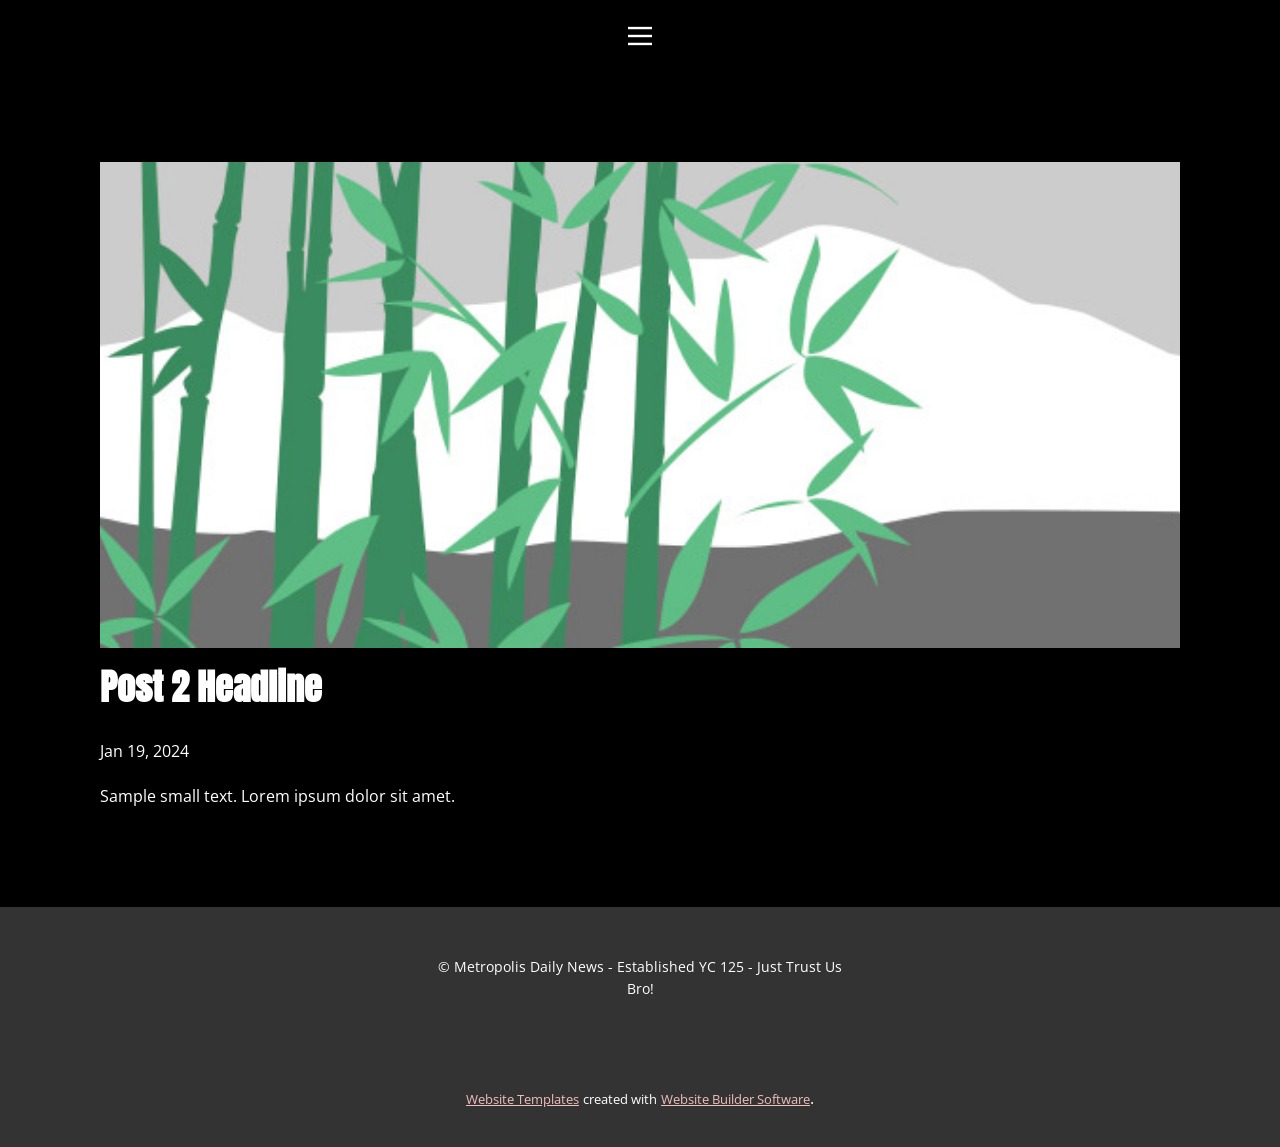
<file: blog/post-1.html>
<!DOCTYPE html>
<html style="font-size: 16px;" lang="en"><head>
    <meta name="viewport" content="width=device-width, initial-scale=1.0">
    <meta charset="utf-8">
    <meta name="keywords" content="Post 1 Headline">
    <meta name="description" content="">
    <title>Post 2 Headline</title>
    <link rel="stylesheet" href="../nicepage.css" media="screen">
<link rel="stylesheet" href="../Post-Template.css" media="screen">
    <script class="u-script" type="text/javascript" src="../jquery.js" defer=""></script>
    <script class="u-script" type="text/javascript" src="../nicepage.js" defer=""></script>
    <meta name="generator" content="Nicepage 6.3.1, nicepage.com">
    <link id="u-theme-google-font" rel="stylesheet" href="https://fonts.googleapis.com/css?family=Open+Sans:300,300i,400,400i,500,500i,600,600i,700,700i,800,800i|Anton:400">
    <link id="u-page-google-font" rel="stylesheet" href="https://fonts.googleapis.com/css?family=Anton:400">
    
    
    
    <script type="application/ld+json">{
		"@context": "http://schema.org",
		"@type": "Organization",
		"name": ""
}</script>
    <meta name="theme-color" content="#ba554d">
  <meta data-intl-tel-input-cdn-path="intlTelInput/"></head>
  <body data-path-to-root="./" data-include-products="false" class="u-body u-xl-mode" data-lang="en"><header class="u-clearfix u-header u-header" id="sec-58ef"><div class="u-clearfix u-sheet u-sheet-1">
        <nav class="u-align-left u-menu u-menu-hamburger u-offcanvas u-menu-1" data-responsive-from="XL">
          <div class="menu-collapse">
            <a class="u-button-style u-nav-link" href="#" style="padding: 4px 0px; font-size: calc(1em + 8px);">
              <svg class="u-svg-link" preserveAspectRatio="xMidYMin slice" viewBox="0 0 302 302" style=""><use xmlns:xlink="http://www.w3.org/1999/xlink" xlink:href="#svg-5c50"></use></svg>
              <svg xmlns="http://www.w3.org/2000/svg" xmlns:xlink="http://www.w3.org/1999/xlink" version="1.1" id="svg-5c50" x="0px" y="0px" viewBox="0 0 302 302" style="enable-background:new 0 0 302 302;" xml:space="preserve" class="u-svg-content"><g><rect y="36" width="302" height="30"></rect><rect y="236" width="302" height="30"></rect><rect y="136" width="302" height="30"></rect>
</g><g></g><g></g><g></g><g></g><g></g><g></g><g></g><g></g><g></g><g></g><g></g><g></g><g></g><g></g><g></g></svg>
            </a>
          </div>
          <div class="u-nav-container">
            <ul class="u-nav u-unstyled u-nav-1"><li class="u-nav-item"><a class="u-button-style u-nav-link u-text-active-palette-1-base u-text-hover-palette-2-base" href="../Home.html" style="padding: 10px 20px;">Home</a>
</li><li class="u-nav-item"><a class="u-button-style u-nav-link u-text-active-palette-1-base u-text-hover-palette-2-base" href="../About.html" style="padding: 10px 20px;">About</a>
</li><li class="u-nav-item"><a class="u-button-style u-nav-link u-text-active-palette-1-base u-text-hover-palette-2-base" href="../Contact.html" style="padding: 10px 20px;">Contact</a>
</li></ul>
          </div>
          <div class="u-nav-container-collapse">
            <div class="u-align-center u-black u-container-style u-inner-container-layout u-opacity u-opacity-95 u-sidenav">
              <div class="u-inner-container-layout u-sidenav-overflow">
                <div class="u-menu-close"></div>
                <ul class="u-align-center u-nav u-popupmenu-items u-unstyled u-nav-2"><li class="u-nav-item"><a class="u-button-style u-nav-link" href="../Home.html">Home</a>
</li><li class="u-nav-item"><a class="u-button-style u-nav-link" href="../About.html">About</a>
</li><li class="u-nav-item"><a class="u-button-style u-nav-link" href="../Contact.html">Contact</a>
</li></ul>
              </div>
            </div>
            <div class="u-black u-menu-overlay u-opacity u-opacity-70"></div>
          </div>
        </nav>
      </div></header>
    <section class="u-align-center u-clearfix u-section-1" id="sec-d20d">
      <div class="u-clearfix u-sheet u-valign-middle-md u-valign-middle-sm u-valign-middle-xs u-sheet-1"><!--post_details--><!--post_details_options_json--><!--{"source":""}--><!--/post_details_options_json--><!--blog_post-->
        <div class="u-container-style u-expanded-width u-post-details u-post-details-1">
          <div class="u-container-layout u-valign-middle u-container-layout-1"><!--blog_post_image-->
            <img alt="" class="u-blog-control u-expanded-width u-image u-image-default u-image-1" src="../images/68f64b9d.jpeg"><!--/blog_post_image--><!--blog_post_header-->
            <h2 class="u-blog-control u-text u-text-1">Post 2 Headline</h2><!--/blog_post_header--><!--blog_post_metadata-->
            <div class="u-blog-control u-metadata u-metadata-1"><!--blog_post_metadata_date-->
              <span class="u-meta-date u-meta-icon">Jan 19, 2024</span><!--/blog_post_metadata_date--><!--blog_post_metadata_category-->
              <!--/blog_post_metadata_category--><!--blog_post_metadata_comments-->
              <!--/blog_post_metadata_comments-->
            </div><!--/blog_post_metadata--><!--blog_post_content-->
            <div class="u-align-justify u-blog-control u-post-content u-text u-text-2 fr-view">
  Sample small text. Lorem ipsum dolor sit amet.
  </div><!--/blog_post_content-->
          </div>
        </div><!--/blog_post--><!--/post_details-->
      </div>
    </section>
    
    
    
    <footer class="u-align-center u-clearfix u-footer u-grey-80 u-footer" id="sec-a652"><div class="u-clearfix u-sheet u-sheet-1">
        <p class="u-small-text u-text u-text-variant u-text-1"> © Metropolis Daily News - Established YC 125 - Just Trust Us Bro!</p>
      </div></footer>
    <section class="u-backlink u-clearfix u-grey-80">
      <a class="u-link" href="https://nicepage.com/website-templates" target="_blank">
        <span>Website Templates</span>
      </a>
      <p class="u-text">
        <span>created with</span>
      </p>
      <a class="u-link" href="" target="_blank">
        <span>Website Builder Software</span>
      </a>. 
    </section>
  
</body></html>
</file>
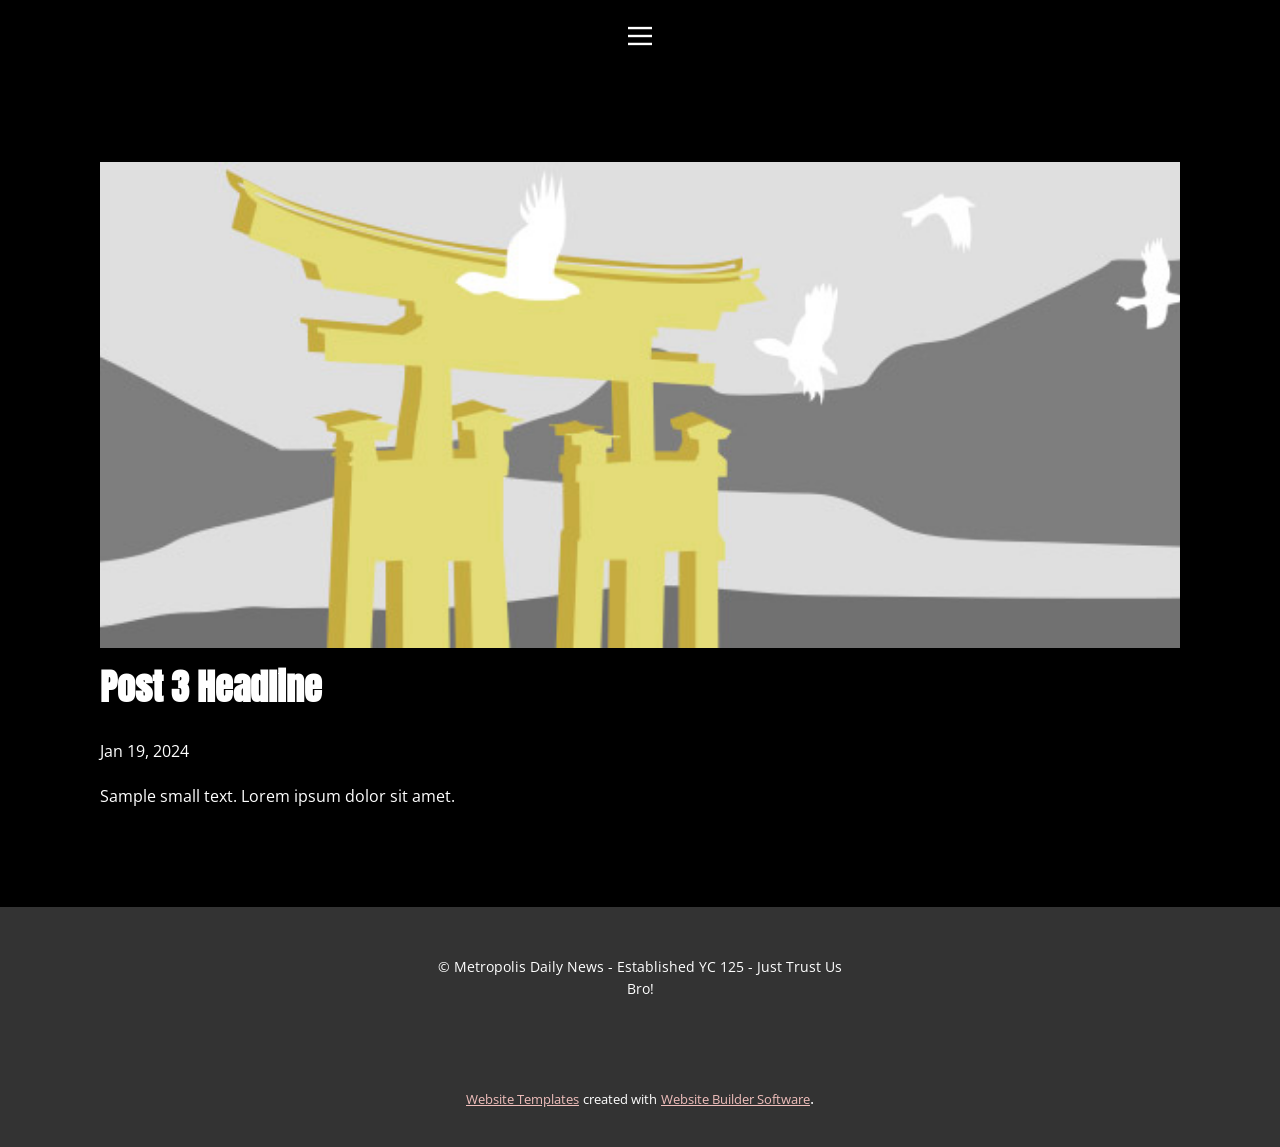
<file: blog/post-2.html>
<!DOCTYPE html>
<html style="font-size: 16px;" lang="en"><head>
    <meta name="viewport" content="width=device-width, initial-scale=1.0">
    <meta charset="utf-8">
    <meta name="keywords" content="Post 1 Headline">
    <meta name="description" content="">
    <title>Post 3 Headline</title>
    <link rel="stylesheet" href="../nicepage.css" media="screen">
<link rel="stylesheet" href="../Post-Template.css" media="screen">
    <script class="u-script" type="text/javascript" src="../jquery.js" defer=""></script>
    <script class="u-script" type="text/javascript" src="../nicepage.js" defer=""></script>
    <meta name="generator" content="Nicepage 6.3.1, nicepage.com">
    <link id="u-theme-google-font" rel="stylesheet" href="https://fonts.googleapis.com/css?family=Open+Sans:300,300i,400,400i,500,500i,600,600i,700,700i,800,800i|Anton:400">
    <link id="u-page-google-font" rel="stylesheet" href="https://fonts.googleapis.com/css?family=Anton:400">
    
    
    
    <script type="application/ld+json">{
		"@context": "http://schema.org",
		"@type": "Organization",
		"name": ""
}</script>
    <meta name="theme-color" content="#ba554d">
  <meta data-intl-tel-input-cdn-path="intlTelInput/"></head>
  <body data-path-to-root="./" data-include-products="false" class="u-body u-xl-mode" data-lang="en"><header class="u-clearfix u-header u-header" id="sec-58ef"><div class="u-clearfix u-sheet u-sheet-1">
        <nav class="u-align-left u-menu u-menu-hamburger u-offcanvas u-menu-1" data-responsive-from="XL">
          <div class="menu-collapse">
            <a class="u-button-style u-nav-link" href="#" style="padding: 4px 0px; font-size: calc(1em + 8px);">
              <svg class="u-svg-link" preserveAspectRatio="xMidYMin slice" viewBox="0 0 302 302" style=""><use xmlns:xlink="http://www.w3.org/1999/xlink" xlink:href="#svg-5c50"></use></svg>
              <svg xmlns="http://www.w3.org/2000/svg" xmlns:xlink="http://www.w3.org/1999/xlink" version="1.1" id="svg-5c50" x="0px" y="0px" viewBox="0 0 302 302" style="enable-background:new 0 0 302 302;" xml:space="preserve" class="u-svg-content"><g><rect y="36" width="302" height="30"></rect><rect y="236" width="302" height="30"></rect><rect y="136" width="302" height="30"></rect>
</g><g></g><g></g><g></g><g></g><g></g><g></g><g></g><g></g><g></g><g></g><g></g><g></g><g></g><g></g><g></g></svg>
            </a>
          </div>
          <div class="u-nav-container">
            <ul class="u-nav u-unstyled u-nav-1"><li class="u-nav-item"><a class="u-button-style u-nav-link u-text-active-palette-1-base u-text-hover-palette-2-base" href="../Home.html" style="padding: 10px 20px;">Home</a>
</li><li class="u-nav-item"><a class="u-button-style u-nav-link u-text-active-palette-1-base u-text-hover-palette-2-base" href="../About.html" style="padding: 10px 20px;">About</a>
</li><li class="u-nav-item"><a class="u-button-style u-nav-link u-text-active-palette-1-base u-text-hover-palette-2-base" href="../Contact.html" style="padding: 10px 20px;">Contact</a>
</li></ul>
          </div>
          <div class="u-nav-container-collapse">
            <div class="u-align-center u-black u-container-style u-inner-container-layout u-opacity u-opacity-95 u-sidenav">
              <div class="u-inner-container-layout u-sidenav-overflow">
                <div class="u-menu-close"></div>
                <ul class="u-align-center u-nav u-popupmenu-items u-unstyled u-nav-2"><li class="u-nav-item"><a class="u-button-style u-nav-link" href="../Home.html">Home</a>
</li><li class="u-nav-item"><a class="u-button-style u-nav-link" href="../About.html">About</a>
</li><li class="u-nav-item"><a class="u-button-style u-nav-link" href="../Contact.html">Contact</a>
</li></ul>
              </div>
            </div>
            <div class="u-black u-menu-overlay u-opacity u-opacity-70"></div>
          </div>
        </nav>
      </div></header>
    <section class="u-align-center u-clearfix u-section-1" id="sec-d20d">
      <div class="u-clearfix u-sheet u-valign-middle-md u-valign-middle-sm u-valign-middle-xs u-sheet-1"><!--post_details--><!--post_details_options_json--><!--{"source":""}--><!--/post_details_options_json--><!--blog_post-->
        <div class="u-container-style u-expanded-width u-post-details u-post-details-1">
          <div class="u-container-layout u-valign-middle u-container-layout-1"><!--blog_post_image-->
            <img alt="" class="u-blog-control u-expanded-width u-image u-image-default u-image-1" src="../images/8ad73f3c.jpeg"><!--/blog_post_image--><!--blog_post_header-->
            <h2 class="u-blog-control u-text u-text-1">Post 3 Headline</h2><!--/blog_post_header--><!--blog_post_metadata-->
            <div class="u-blog-control u-metadata u-metadata-1"><!--blog_post_metadata_date-->
              <span class="u-meta-date u-meta-icon">Jan 19, 2024</span><!--/blog_post_metadata_date--><!--blog_post_metadata_category-->
              <!--/blog_post_metadata_category--><!--blog_post_metadata_comments-->
              <!--/blog_post_metadata_comments-->
            </div><!--/blog_post_metadata--><!--blog_post_content-->
            <div class="u-align-justify u-blog-control u-post-content u-text u-text-2 fr-view">
  Sample small text. Lorem ipsum dolor sit amet.
  </div><!--/blog_post_content-->
          </div>
        </div><!--/blog_post--><!--/post_details-->
      </div>
    </section>
    
    
    
    <footer class="u-align-center u-clearfix u-footer u-grey-80 u-footer" id="sec-a652"><div class="u-clearfix u-sheet u-sheet-1">
        <p class="u-small-text u-text u-text-variant u-text-1"> © Metropolis Daily News - Established YC 125 - Just Trust Us Bro!</p>
      </div></footer>
    <section class="u-backlink u-clearfix u-grey-80">
      <a class="u-link" href="https://nicepage.com/website-templates" target="_blank">
        <span>Website Templates</span>
      </a>
      <p class="u-text">
        <span>created with</span>
      </p>
      <a class="u-link" href="" target="_blank">
        <span>Website Builder Software</span>
      </a>. 
    </section>
  
</body></html>
</file>
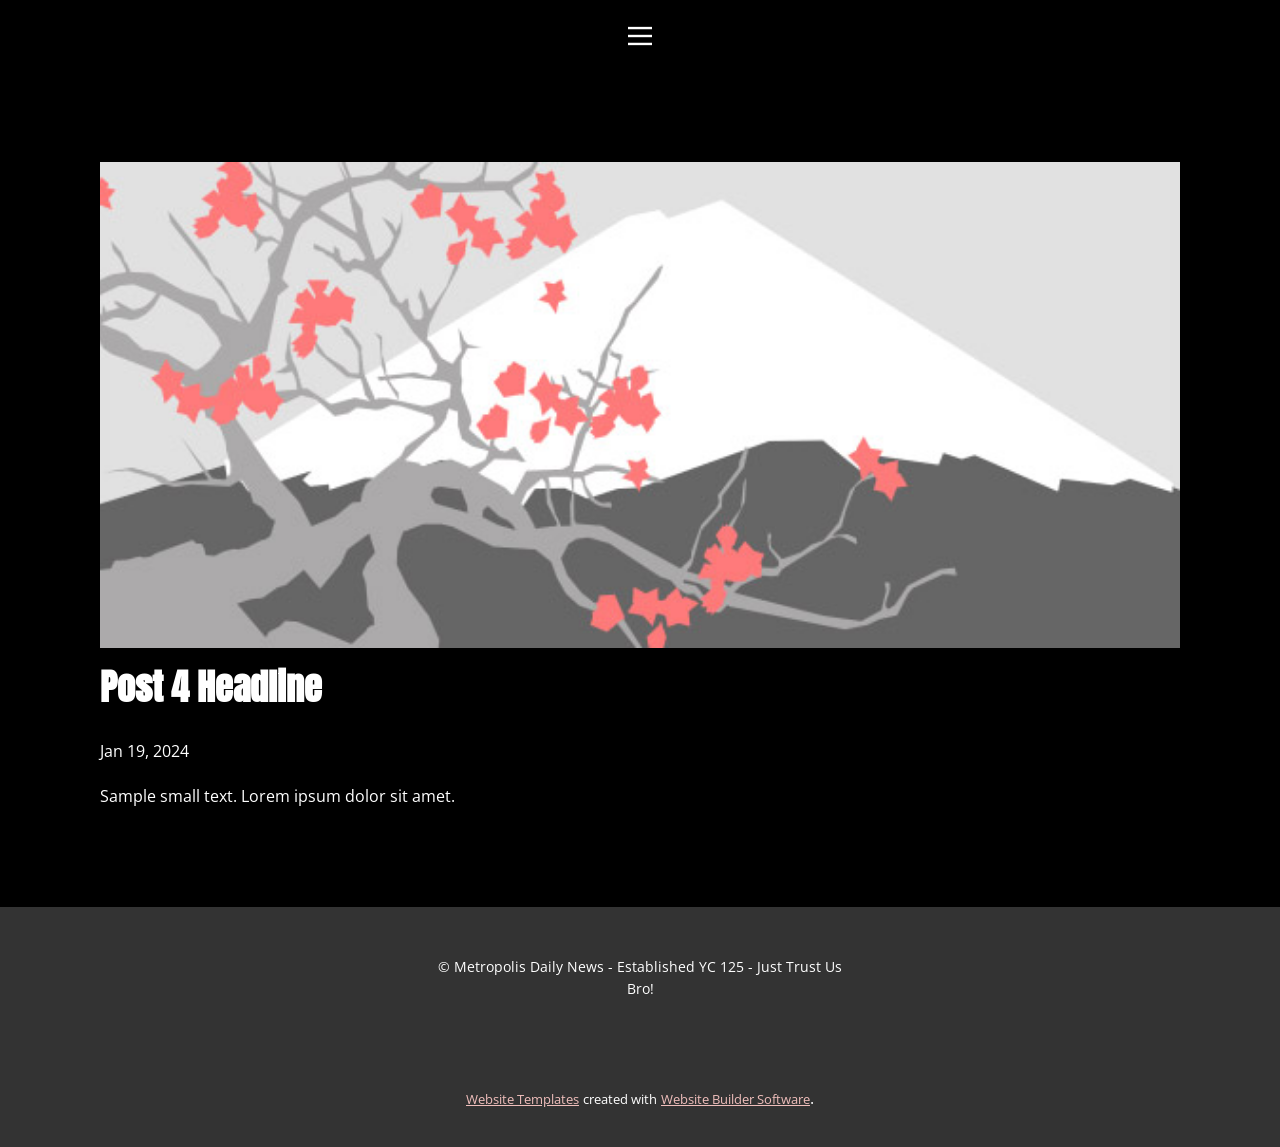
<file: blog/post-3.html>
<!DOCTYPE html>
<html style="font-size: 16px;" lang="en"><head>
    <meta name="viewport" content="width=device-width, initial-scale=1.0">
    <meta charset="utf-8">
    <meta name="keywords" content="Post 1 Headline">
    <meta name="description" content="">
    <title>Post 4 Headline</title>
    <link rel="stylesheet" href="../nicepage.css" media="screen">
<link rel="stylesheet" href="../Post-Template.css" media="screen">
    <script class="u-script" type="text/javascript" src="../jquery.js" defer=""></script>
    <script class="u-script" type="text/javascript" src="../nicepage.js" defer=""></script>
    <meta name="generator" content="Nicepage 6.3.1, nicepage.com">
    <link id="u-theme-google-font" rel="stylesheet" href="https://fonts.googleapis.com/css?family=Open+Sans:300,300i,400,400i,500,500i,600,600i,700,700i,800,800i|Anton:400">
    <link id="u-page-google-font" rel="stylesheet" href="https://fonts.googleapis.com/css?family=Anton:400">
    
    
    
    <script type="application/ld+json">{
		"@context": "http://schema.org",
		"@type": "Organization",
		"name": ""
}</script>
    <meta name="theme-color" content="#ba554d">
  <meta data-intl-tel-input-cdn-path="intlTelInput/"></head>
  <body data-path-to-root="./" data-include-products="false" class="u-body u-xl-mode" data-lang="en"><header class="u-clearfix u-header u-header" id="sec-58ef"><div class="u-clearfix u-sheet u-sheet-1">
        <nav class="u-align-left u-menu u-menu-hamburger u-offcanvas u-menu-1" data-responsive-from="XL">
          <div class="menu-collapse">
            <a class="u-button-style u-nav-link" href="#" style="padding: 4px 0px; font-size: calc(1em + 8px);">
              <svg class="u-svg-link" preserveAspectRatio="xMidYMin slice" viewBox="0 0 302 302" style=""><use xmlns:xlink="http://www.w3.org/1999/xlink" xlink:href="#svg-5c50"></use></svg>
              <svg xmlns="http://www.w3.org/2000/svg" xmlns:xlink="http://www.w3.org/1999/xlink" version="1.1" id="svg-5c50" x="0px" y="0px" viewBox="0 0 302 302" style="enable-background:new 0 0 302 302;" xml:space="preserve" class="u-svg-content"><g><rect y="36" width="302" height="30"></rect><rect y="236" width="302" height="30"></rect><rect y="136" width="302" height="30"></rect>
</g><g></g><g></g><g></g><g></g><g></g><g></g><g></g><g></g><g></g><g></g><g></g><g></g><g></g><g></g><g></g></svg>
            </a>
          </div>
          <div class="u-nav-container">
            <ul class="u-nav u-unstyled u-nav-1"><li class="u-nav-item"><a class="u-button-style u-nav-link u-text-active-palette-1-base u-text-hover-palette-2-base" href="../Home.html" style="padding: 10px 20px;">Home</a>
</li><li class="u-nav-item"><a class="u-button-style u-nav-link u-text-active-palette-1-base u-text-hover-palette-2-base" href="../About.html" style="padding: 10px 20px;">About</a>
</li><li class="u-nav-item"><a class="u-button-style u-nav-link u-text-active-palette-1-base u-text-hover-palette-2-base" href="../Contact.html" style="padding: 10px 20px;">Contact</a>
</li></ul>
          </div>
          <div class="u-nav-container-collapse">
            <div class="u-align-center u-black u-container-style u-inner-container-layout u-opacity u-opacity-95 u-sidenav">
              <div class="u-inner-container-layout u-sidenav-overflow">
                <div class="u-menu-close"></div>
                <ul class="u-align-center u-nav u-popupmenu-items u-unstyled u-nav-2"><li class="u-nav-item"><a class="u-button-style u-nav-link" href="../Home.html">Home</a>
</li><li class="u-nav-item"><a class="u-button-style u-nav-link" href="../About.html">About</a>
</li><li class="u-nav-item"><a class="u-button-style u-nav-link" href="../Contact.html">Contact</a>
</li></ul>
              </div>
            </div>
            <div class="u-black u-menu-overlay u-opacity u-opacity-70"></div>
          </div>
        </nav>
      </div></header>
    <section class="u-align-center u-clearfix u-section-1" id="sec-d20d">
      <div class="u-clearfix u-sheet u-valign-middle-md u-valign-middle-sm u-valign-middle-xs u-sheet-1"><!--post_details--><!--post_details_options_json--><!--{"source":""}--><!--/post_details_options_json--><!--blog_post-->
        <div class="u-container-style u-expanded-width u-post-details u-post-details-1">
          <div class="u-container-layout u-valign-middle u-container-layout-1"><!--blog_post_image-->
            <img alt="" class="u-blog-control u-expanded-width u-image u-image-default u-image-1" src="../images/0fd3416c.jpeg"><!--/blog_post_image--><!--blog_post_header-->
            <h2 class="u-blog-control u-text u-text-1">Post 4 Headline</h2><!--/blog_post_header--><!--blog_post_metadata-->
            <div class="u-blog-control u-metadata u-metadata-1"><!--blog_post_metadata_date-->
              <span class="u-meta-date u-meta-icon">Jan 19, 2024</span><!--/blog_post_metadata_date--><!--blog_post_metadata_category-->
              <!--/blog_post_metadata_category--><!--blog_post_metadata_comments-->
              <!--/blog_post_metadata_comments-->
            </div><!--/blog_post_metadata--><!--blog_post_content-->
            <div class="u-align-justify u-blog-control u-post-content u-text u-text-2 fr-view">
  Sample small text. Lorem ipsum dolor sit amet.
  </div><!--/blog_post_content-->
          </div>
        </div><!--/blog_post--><!--/post_details-->
      </div>
    </section>
    
    
    
    <footer class="u-align-center u-clearfix u-footer u-grey-80 u-footer" id="sec-a652"><div class="u-clearfix u-sheet u-sheet-1">
        <p class="u-small-text u-text u-text-variant u-text-1"> © Metropolis Daily News - Established YC 125 - Just Trust Us Bro!</p>
      </div></footer>
    <section class="u-backlink u-clearfix u-grey-80">
      <a class="u-link" href="https://nicepage.com/website-templates" target="_blank">
        <span>Website Templates</span>
      </a>
      <p class="u-text">
        <span>created with</span>
      </p>
      <a class="u-link" href="" target="_blank">
        <span>Website Builder Software</span>
      </a>. 
    </section>
  
</body></html>
</file>
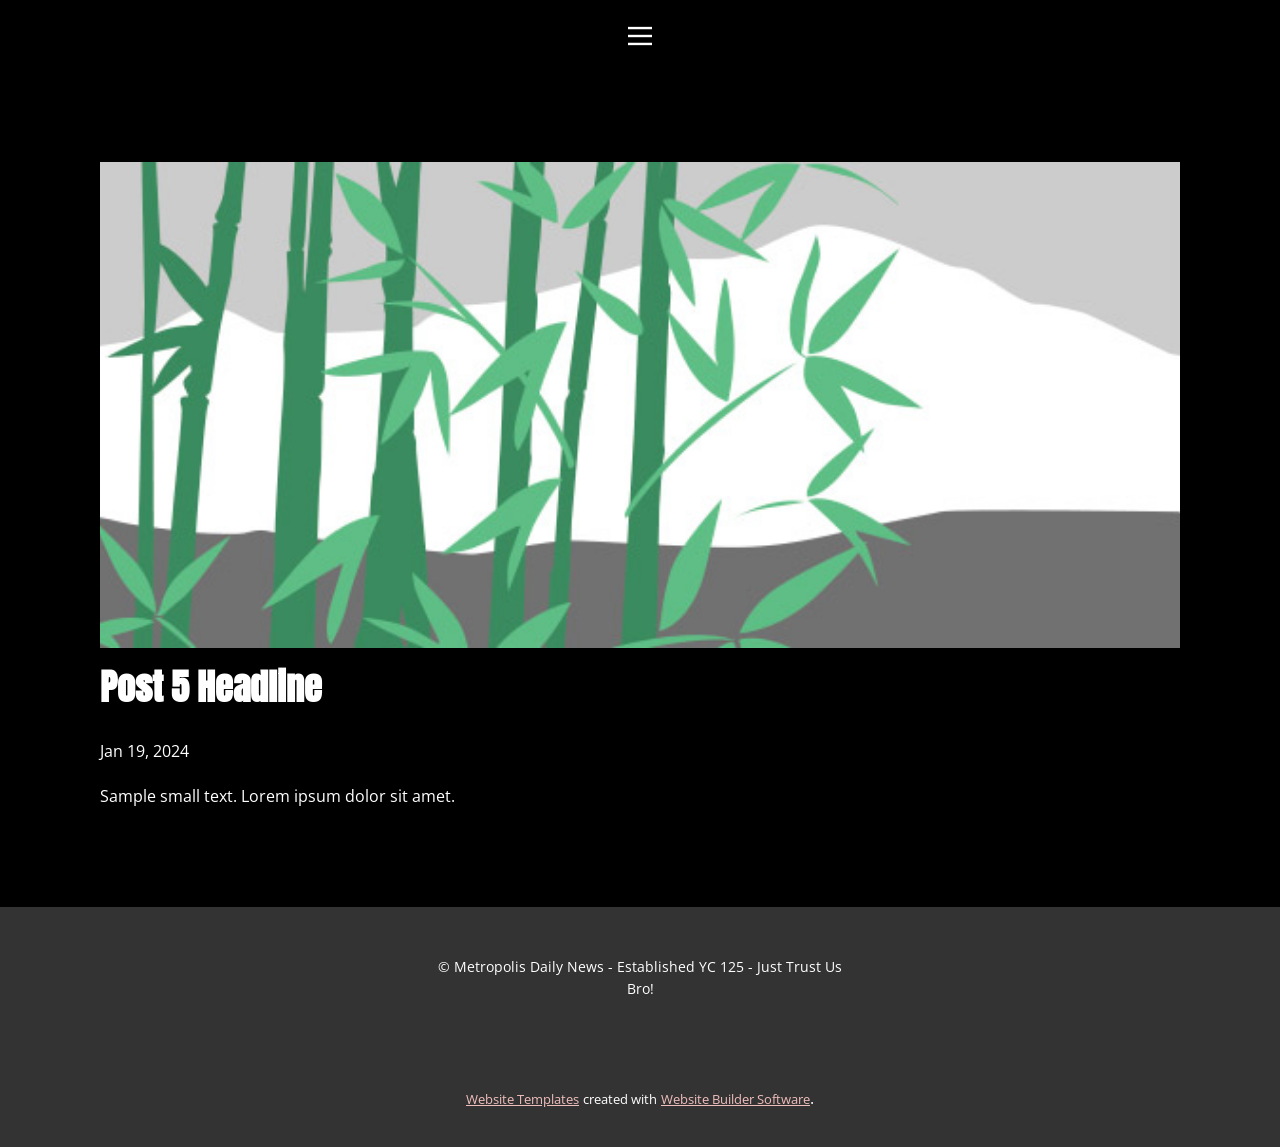
<file: blog/post-4.html>
<!DOCTYPE html>
<html style="font-size: 16px;" lang="en"><head>
    <meta name="viewport" content="width=device-width, initial-scale=1.0">
    <meta charset="utf-8">
    <meta name="keywords" content="Post 1 Headline">
    <meta name="description" content="">
    <title>Post 5 Headline</title>
    <link rel="stylesheet" href="../nicepage.css" media="screen">
<link rel="stylesheet" href="../Post-Template.css" media="screen">
    <script class="u-script" type="text/javascript" src="../jquery.js" defer=""></script>
    <script class="u-script" type="text/javascript" src="../nicepage.js" defer=""></script>
    <meta name="generator" content="Nicepage 6.3.1, nicepage.com">
    <link id="u-theme-google-font" rel="stylesheet" href="https://fonts.googleapis.com/css?family=Open+Sans:300,300i,400,400i,500,500i,600,600i,700,700i,800,800i|Anton:400">
    <link id="u-page-google-font" rel="stylesheet" href="https://fonts.googleapis.com/css?family=Anton:400">
    
    
    
    <script type="application/ld+json">{
		"@context": "http://schema.org",
		"@type": "Organization",
		"name": ""
}</script>
    <meta name="theme-color" content="#ba554d">
  <meta data-intl-tel-input-cdn-path="intlTelInput/"></head>
  <body data-path-to-root="./" data-include-products="false" class="u-body u-xl-mode" data-lang="en"><header class="u-clearfix u-header u-header" id="sec-58ef"><div class="u-clearfix u-sheet u-sheet-1">
        <nav class="u-align-left u-menu u-menu-hamburger u-offcanvas u-menu-1" data-responsive-from="XL">
          <div class="menu-collapse">
            <a class="u-button-style u-nav-link" href="#" style="padding: 4px 0px; font-size: calc(1em + 8px);">
              <svg class="u-svg-link" preserveAspectRatio="xMidYMin slice" viewBox="0 0 302 302" style=""><use xmlns:xlink="http://www.w3.org/1999/xlink" xlink:href="#svg-5c50"></use></svg>
              <svg xmlns="http://www.w3.org/2000/svg" xmlns:xlink="http://www.w3.org/1999/xlink" version="1.1" id="svg-5c50" x="0px" y="0px" viewBox="0 0 302 302" style="enable-background:new 0 0 302 302;" xml:space="preserve" class="u-svg-content"><g><rect y="36" width="302" height="30"></rect><rect y="236" width="302" height="30"></rect><rect y="136" width="302" height="30"></rect>
</g><g></g><g></g><g></g><g></g><g></g><g></g><g></g><g></g><g></g><g></g><g></g><g></g><g></g><g></g><g></g></svg>
            </a>
          </div>
          <div class="u-nav-container">
            <ul class="u-nav u-unstyled u-nav-1"><li class="u-nav-item"><a class="u-button-style u-nav-link u-text-active-palette-1-base u-text-hover-palette-2-base" href="../Home.html" style="padding: 10px 20px;">Home</a>
</li><li class="u-nav-item"><a class="u-button-style u-nav-link u-text-active-palette-1-base u-text-hover-palette-2-base" href="../About.html" style="padding: 10px 20px;">About</a>
</li><li class="u-nav-item"><a class="u-button-style u-nav-link u-text-active-palette-1-base u-text-hover-palette-2-base" href="../Contact.html" style="padding: 10px 20px;">Contact</a>
</li></ul>
          </div>
          <div class="u-nav-container-collapse">
            <div class="u-align-center u-black u-container-style u-inner-container-layout u-opacity u-opacity-95 u-sidenav">
              <div class="u-inner-container-layout u-sidenav-overflow">
                <div class="u-menu-close"></div>
                <ul class="u-align-center u-nav u-popupmenu-items u-unstyled u-nav-2"><li class="u-nav-item"><a class="u-button-style u-nav-link" href="../Home.html">Home</a>
</li><li class="u-nav-item"><a class="u-button-style u-nav-link" href="../About.html">About</a>
</li><li class="u-nav-item"><a class="u-button-style u-nav-link" href="../Contact.html">Contact</a>
</li></ul>
              </div>
            </div>
            <div class="u-black u-menu-overlay u-opacity u-opacity-70"></div>
          </div>
        </nav>
      </div></header>
    <section class="u-align-center u-clearfix u-section-1" id="sec-d20d">
      <div class="u-clearfix u-sheet u-valign-middle-md u-valign-middle-sm u-valign-middle-xs u-sheet-1"><!--post_details--><!--post_details_options_json--><!--{"source":""}--><!--/post_details_options_json--><!--blog_post-->
        <div class="u-container-style u-expanded-width u-post-details u-post-details-1">
          <div class="u-container-layout u-valign-middle u-container-layout-1"><!--blog_post_image-->
            <img alt="" class="u-blog-control u-expanded-width u-image u-image-default u-image-1" src="../images/68f64b9d.jpeg"><!--/blog_post_image--><!--blog_post_header-->
            <h2 class="u-blog-control u-text u-text-1">Post 5 Headline</h2><!--/blog_post_header--><!--blog_post_metadata-->
            <div class="u-blog-control u-metadata u-metadata-1"><!--blog_post_metadata_date-->
              <span class="u-meta-date u-meta-icon">Jan 19, 2024</span><!--/blog_post_metadata_date--><!--blog_post_metadata_category-->
              <!--/blog_post_metadata_category--><!--blog_post_metadata_comments-->
              <!--/blog_post_metadata_comments-->
            </div><!--/blog_post_metadata--><!--blog_post_content-->
            <div class="u-align-justify u-blog-control u-post-content u-text u-text-2 fr-view">
  Sample small text. Lorem ipsum dolor sit amet.
  </div><!--/blog_post_content-->
          </div>
        </div><!--/blog_post--><!--/post_details-->
      </div>
    </section>
    
    
    
    <footer class="u-align-center u-clearfix u-footer u-grey-80 u-footer" id="sec-a652"><div class="u-clearfix u-sheet u-sheet-1">
        <p class="u-small-text u-text u-text-variant u-text-1"> © Metropolis Daily News - Established YC 125 - Just Trust Us Bro!</p>
      </div></footer>
    <section class="u-backlink u-clearfix u-grey-80">
      <a class="u-link" href="https://nicepage.com/website-templates" target="_blank">
        <span>Website Templates</span>
      </a>
      <p class="u-text">
        <span>created with</span>
      </p>
      <a class="u-link" href="" target="_blank">
        <span>Website Builder Software</span>
      </a>. 
    </section>
  
</body></html>
</file>
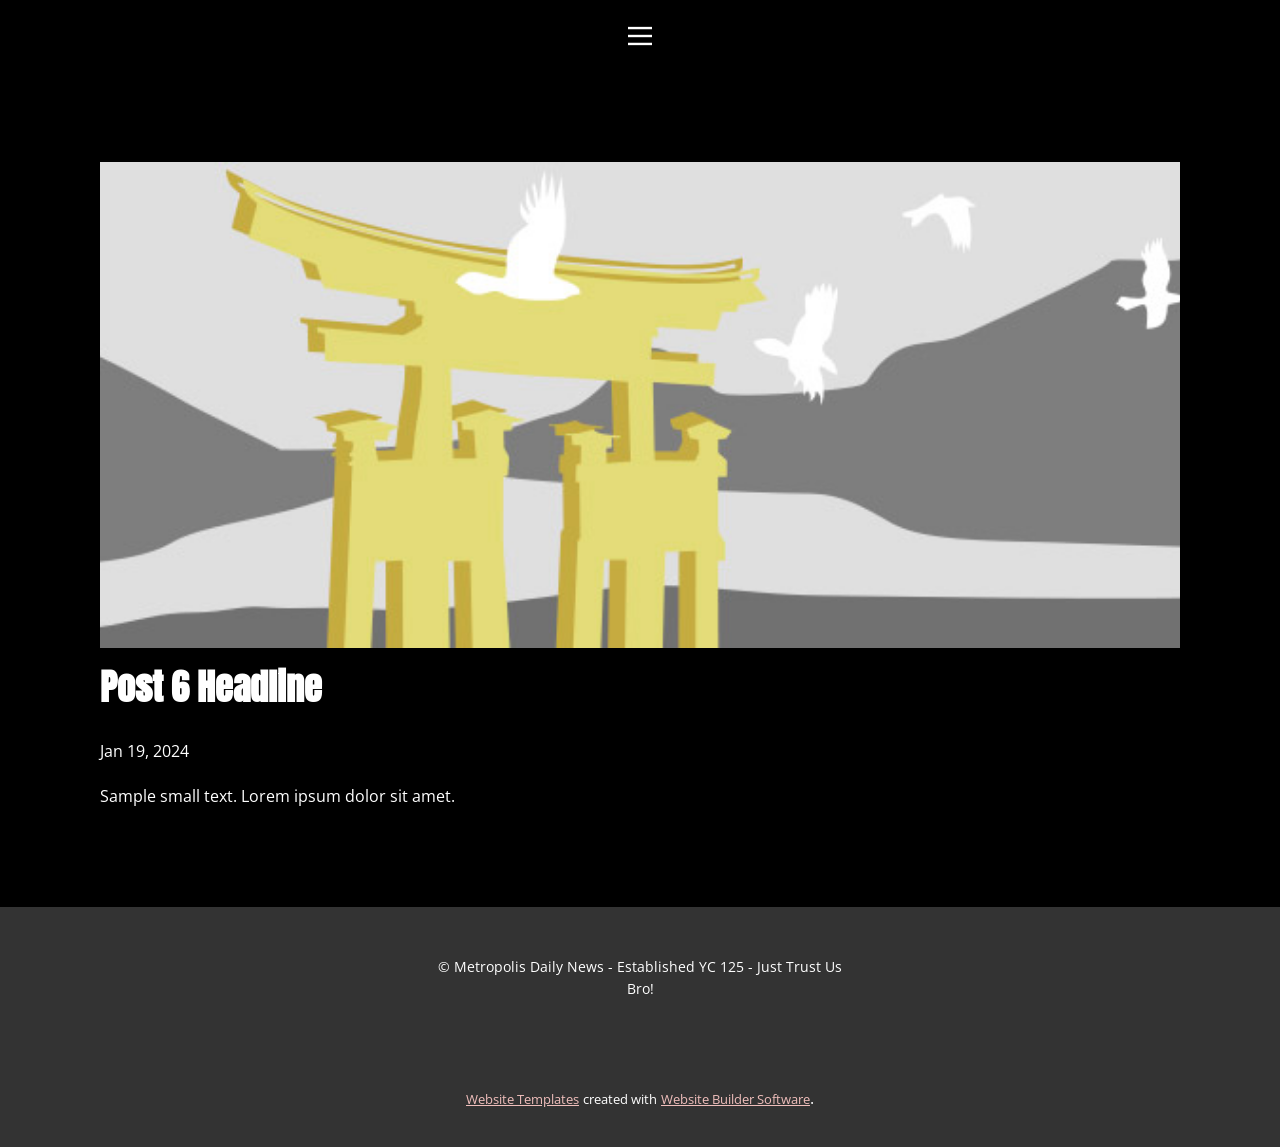
<file: blog/post-5.html>
<!DOCTYPE html>
<html style="font-size: 16px;" lang="en"><head>
    <meta name="viewport" content="width=device-width, initial-scale=1.0">
    <meta charset="utf-8">
    <meta name="keywords" content="Post 1 Headline">
    <meta name="description" content="">
    <title>Post 6 Headline</title>
    <link rel="stylesheet" href="../nicepage.css" media="screen">
<link rel="stylesheet" href="../Post-Template.css" media="screen">
    <script class="u-script" type="text/javascript" src="../jquery.js" defer=""></script>
    <script class="u-script" type="text/javascript" src="../nicepage.js" defer=""></script>
    <meta name="generator" content="Nicepage 6.3.1, nicepage.com">
    <link id="u-theme-google-font" rel="stylesheet" href="https://fonts.googleapis.com/css?family=Open+Sans:300,300i,400,400i,500,500i,600,600i,700,700i,800,800i|Anton:400">
    <link id="u-page-google-font" rel="stylesheet" href="https://fonts.googleapis.com/css?family=Anton:400">
    
    
    
    <script type="application/ld+json">{
		"@context": "http://schema.org",
		"@type": "Organization",
		"name": ""
}</script>
    <meta name="theme-color" content="#ba554d">
  <meta data-intl-tel-input-cdn-path="intlTelInput/"></head>
  <body data-path-to-root="./" data-include-products="false" class="u-body u-xl-mode" data-lang="en"><header class="u-clearfix u-header u-header" id="sec-58ef"><div class="u-clearfix u-sheet u-sheet-1">
        <nav class="u-align-left u-menu u-menu-hamburger u-offcanvas u-menu-1" data-responsive-from="XL">
          <div class="menu-collapse">
            <a class="u-button-style u-nav-link" href="#" style="padding: 4px 0px; font-size: calc(1em + 8px);">
              <svg class="u-svg-link" preserveAspectRatio="xMidYMin slice" viewBox="0 0 302 302" style=""><use xmlns:xlink="http://www.w3.org/1999/xlink" xlink:href="#svg-5c50"></use></svg>
              <svg xmlns="http://www.w3.org/2000/svg" xmlns:xlink="http://www.w3.org/1999/xlink" version="1.1" id="svg-5c50" x="0px" y="0px" viewBox="0 0 302 302" style="enable-background:new 0 0 302 302;" xml:space="preserve" class="u-svg-content"><g><rect y="36" width="302" height="30"></rect><rect y="236" width="302" height="30"></rect><rect y="136" width="302" height="30"></rect>
</g><g></g><g></g><g></g><g></g><g></g><g></g><g></g><g></g><g></g><g></g><g></g><g></g><g></g><g></g><g></g></svg>
            </a>
          </div>
          <div class="u-nav-container">
            <ul class="u-nav u-unstyled u-nav-1"><li class="u-nav-item"><a class="u-button-style u-nav-link u-text-active-palette-1-base u-text-hover-palette-2-base" href="../Home.html" style="padding: 10px 20px;">Home</a>
</li><li class="u-nav-item"><a class="u-button-style u-nav-link u-text-active-palette-1-base u-text-hover-palette-2-base" href="../About.html" style="padding: 10px 20px;">About</a>
</li><li class="u-nav-item"><a class="u-button-style u-nav-link u-text-active-palette-1-base u-text-hover-palette-2-base" href="../Contact.html" style="padding: 10px 20px;">Contact</a>
</li></ul>
          </div>
          <div class="u-nav-container-collapse">
            <div class="u-align-center u-black u-container-style u-inner-container-layout u-opacity u-opacity-95 u-sidenav">
              <div class="u-inner-container-layout u-sidenav-overflow">
                <div class="u-menu-close"></div>
                <ul class="u-align-center u-nav u-popupmenu-items u-unstyled u-nav-2"><li class="u-nav-item"><a class="u-button-style u-nav-link" href="../Home.html">Home</a>
</li><li class="u-nav-item"><a class="u-button-style u-nav-link" href="../About.html">About</a>
</li><li class="u-nav-item"><a class="u-button-style u-nav-link" href="../Contact.html">Contact</a>
</li></ul>
              </div>
            </div>
            <div class="u-black u-menu-overlay u-opacity u-opacity-70"></div>
          </div>
        </nav>
      </div></header>
    <section class="u-align-center u-clearfix u-section-1" id="sec-d20d">
      <div class="u-clearfix u-sheet u-valign-middle-md u-valign-middle-sm u-valign-middle-xs u-sheet-1"><!--post_details--><!--post_details_options_json--><!--{"source":""}--><!--/post_details_options_json--><!--blog_post-->
        <div class="u-container-style u-expanded-width u-post-details u-post-details-1">
          <div class="u-container-layout u-valign-middle u-container-layout-1"><!--blog_post_image-->
            <img alt="" class="u-blog-control u-expanded-width u-image u-image-default u-image-1" src="../images/8ad73f3c.jpeg"><!--/blog_post_image--><!--blog_post_header-->
            <h2 class="u-blog-control u-text u-text-1">Post 6 Headline</h2><!--/blog_post_header--><!--blog_post_metadata-->
            <div class="u-blog-control u-metadata u-metadata-1"><!--blog_post_metadata_date-->
              <span class="u-meta-date u-meta-icon">Jan 19, 2024</span><!--/blog_post_metadata_date--><!--blog_post_metadata_category-->
              <!--/blog_post_metadata_category--><!--blog_post_metadata_comments-->
              <!--/blog_post_metadata_comments-->
            </div><!--/blog_post_metadata--><!--blog_post_content-->
            <div class="u-align-justify u-blog-control u-post-content u-text u-text-2 fr-view">
  Sample small text. Lorem ipsum dolor sit amet.
  </div><!--/blog_post_content-->
          </div>
        </div><!--/blog_post--><!--/post_details-->
      </div>
    </section>
    
    
    
    <footer class="u-align-center u-clearfix u-footer u-grey-80 u-footer" id="sec-a652"><div class="u-clearfix u-sheet u-sheet-1">
        <p class="u-small-text u-text u-text-variant u-text-1"> © Metropolis Daily News - Established YC 125 - Just Trust Us Bro!</p>
      </div></footer>
    <section class="u-backlink u-clearfix u-grey-80">
      <a class="u-link" href="https://nicepage.com/website-templates" target="_blank">
        <span>Website Templates</span>
      </a>
      <p class="u-text">
        <span>created with</span>
      </p>
      <a class="u-link" href="" target="_blank">
        <span>Website Builder Software</span>
      </a>. 
    </section>
  
</body></html>
</file>
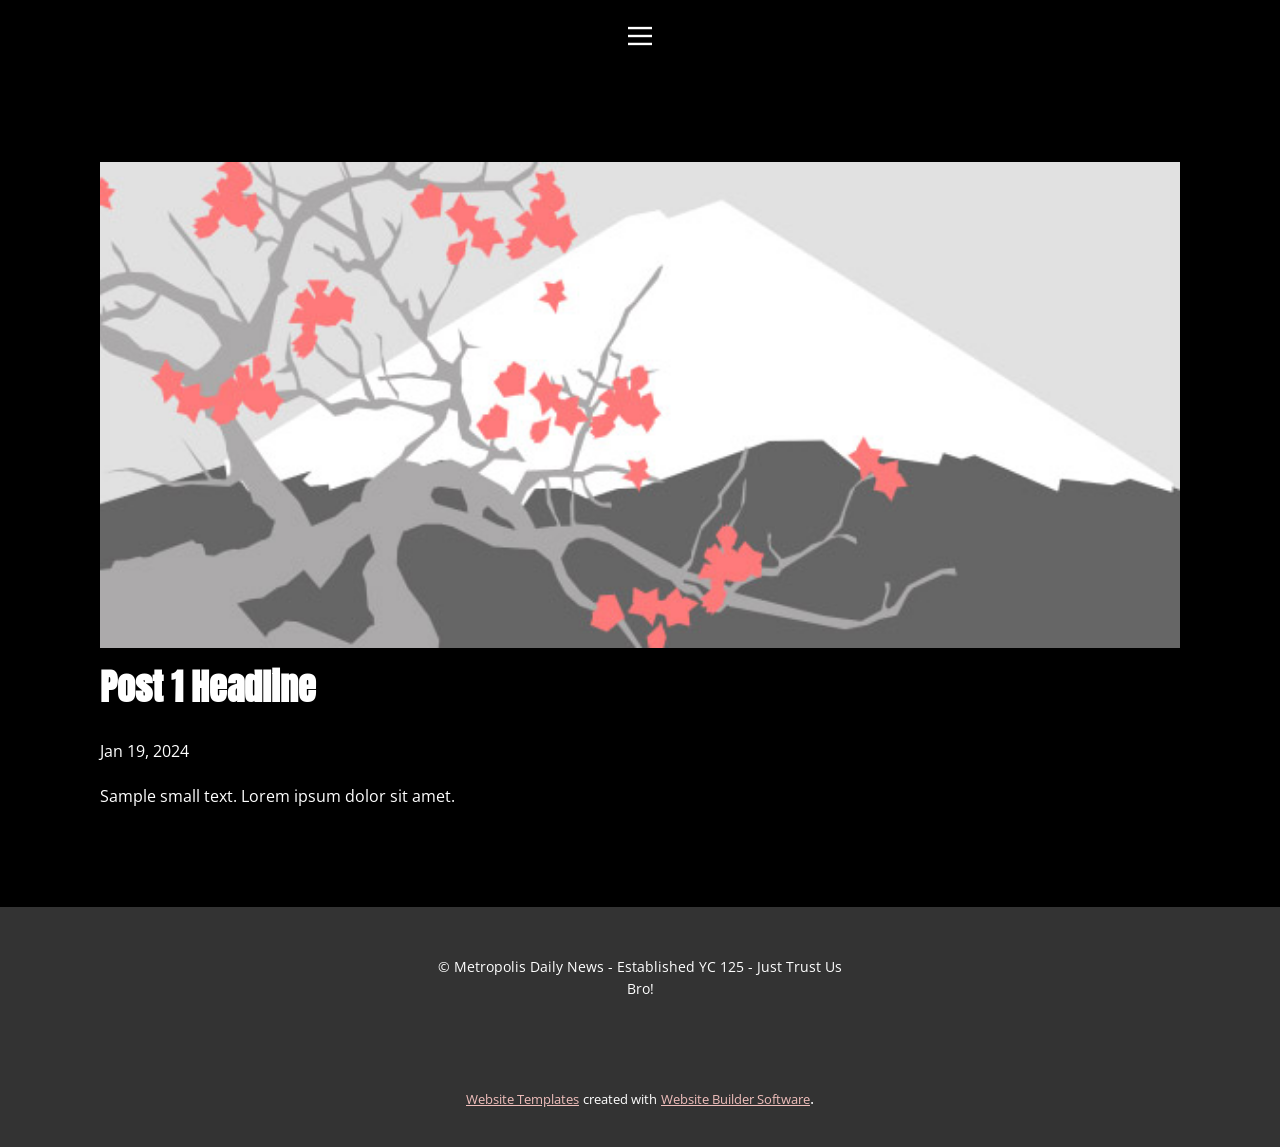
<file: blog/post.html>
<!DOCTYPE html>
<html style="font-size: 16px;" lang="en"><head>
    <meta name="viewport" content="width=device-width, initial-scale=1.0">
    <meta charset="utf-8">
    <meta name="keywords" content="Post 1 Headline">
    <meta name="description" content="">
    <title>Post 1 Headline</title>
    <link rel="stylesheet" href="../nicepage.css" media="screen">
<link rel="stylesheet" href="../Post-Template.css" media="screen">
    <script class="u-script" type="text/javascript" src="../jquery.js" defer=""></script>
    <script class="u-script" type="text/javascript" src="../nicepage.js" defer=""></script>
    <meta name="generator" content="Nicepage 6.3.1, nicepage.com">
    <link id="u-theme-google-font" rel="stylesheet" href="https://fonts.googleapis.com/css?family=Open+Sans:300,300i,400,400i,500,500i,600,600i,700,700i,800,800i|Anton:400">
    <link id="u-page-google-font" rel="stylesheet" href="https://fonts.googleapis.com/css?family=Anton:400">
    
    
    
    <script type="application/ld+json">{
		"@context": "http://schema.org",
		"@type": "Organization",
		"name": ""
}</script>
    <meta name="theme-color" content="#ba554d">
  <meta data-intl-tel-input-cdn-path="intlTelInput/"></head>
  <body data-path-to-root="./" data-include-products="false" class="u-body u-xl-mode" data-lang="en"><header class="u-clearfix u-header u-header" id="sec-58ef"><div class="u-clearfix u-sheet u-sheet-1">
        <nav class="u-align-left u-menu u-menu-hamburger u-offcanvas u-menu-1" data-responsive-from="XL">
          <div class="menu-collapse">
            <a class="u-button-style u-nav-link" href="#" style="padding: 4px 0px; font-size: calc(1em + 8px);">
              <svg class="u-svg-link" preserveAspectRatio="xMidYMin slice" viewBox="0 0 302 302" style=""><use xmlns:xlink="http://www.w3.org/1999/xlink" xlink:href="#svg-5c50"></use></svg>
              <svg xmlns="http://www.w3.org/2000/svg" xmlns:xlink="http://www.w3.org/1999/xlink" version="1.1" id="svg-5c50" x="0px" y="0px" viewBox="0 0 302 302" style="enable-background:new 0 0 302 302;" xml:space="preserve" class="u-svg-content"><g><rect y="36" width="302" height="30"></rect><rect y="236" width="302" height="30"></rect><rect y="136" width="302" height="30"></rect>
</g><g></g><g></g><g></g><g></g><g></g><g></g><g></g><g></g><g></g><g></g><g></g><g></g><g></g><g></g><g></g></svg>
            </a>
          </div>
          <div class="u-nav-container">
            <ul class="u-nav u-unstyled u-nav-1"><li class="u-nav-item"><a class="u-button-style u-nav-link u-text-active-palette-1-base u-text-hover-palette-2-base" href="../Home.html" style="padding: 10px 20px;">Home</a>
</li><li class="u-nav-item"><a class="u-button-style u-nav-link u-text-active-palette-1-base u-text-hover-palette-2-base" href="../About.html" style="padding: 10px 20px;">About</a>
</li><li class="u-nav-item"><a class="u-button-style u-nav-link u-text-active-palette-1-base u-text-hover-palette-2-base" href="../Contact.html" style="padding: 10px 20px;">Contact</a>
</li></ul>
          </div>
          <div class="u-nav-container-collapse">
            <div class="u-align-center u-black u-container-style u-inner-container-layout u-opacity u-opacity-95 u-sidenav">
              <div class="u-inner-container-layout u-sidenav-overflow">
                <div class="u-menu-close"></div>
                <ul class="u-align-center u-nav u-popupmenu-items u-unstyled u-nav-2"><li class="u-nav-item"><a class="u-button-style u-nav-link" href="../Home.html">Home</a>
</li><li class="u-nav-item"><a class="u-button-style u-nav-link" href="../About.html">About</a>
</li><li class="u-nav-item"><a class="u-button-style u-nav-link" href="../Contact.html">Contact</a>
</li></ul>
              </div>
            </div>
            <div class="u-black u-menu-overlay u-opacity u-opacity-70"></div>
          </div>
        </nav>
      </div></header>
    <section class="u-align-center u-clearfix u-section-1" id="sec-d20d">
      <div class="u-clearfix u-sheet u-valign-middle-md u-valign-middle-sm u-valign-middle-xs u-sheet-1"><!--post_details--><!--post_details_options_json--><!--{"source":""}--><!--/post_details_options_json--><!--blog_post-->
        <div class="u-container-style u-expanded-width u-post-details u-post-details-1">
          <div class="u-container-layout u-valign-middle u-container-layout-1"><!--blog_post_image-->
            <img alt="" class="u-blog-control u-expanded-width u-image u-image-default u-image-1" src="../images/0fd3416c.jpeg"><!--/blog_post_image--><!--blog_post_header-->
            <h2 class="u-blog-control u-text u-text-1">Post 1 Headline</h2><!--/blog_post_header--><!--blog_post_metadata-->
            <div class="u-blog-control u-metadata u-metadata-1"><!--blog_post_metadata_date-->
              <span class="u-meta-date u-meta-icon">Jan 19, 2024</span><!--/blog_post_metadata_date--><!--blog_post_metadata_category-->
              <!--/blog_post_metadata_category--><!--blog_post_metadata_comments-->
              <!--/blog_post_metadata_comments-->
            </div><!--/blog_post_metadata--><!--blog_post_content-->
            <div class="u-align-justify u-blog-control u-post-content u-text u-text-2 fr-view">
  Sample small text. Lorem ipsum dolor sit amet.
  </div><!--/blog_post_content-->
          </div>
        </div><!--/blog_post--><!--/post_details-->
      </div>
    </section>
    
    
    
    <footer class="u-align-center u-clearfix u-footer u-grey-80 u-footer" id="sec-a652"><div class="u-clearfix u-sheet u-sheet-1">
        <p class="u-small-text u-text u-text-variant u-text-1"> © Metropolis Daily News - Established YC 125 - Just Trust Us Bro!</p>
      </div></footer>
    <section class="u-backlink u-clearfix u-grey-80">
      <a class="u-link" href="https://nicepage.com/website-templates" target="_blank">
        <span>Website Templates</span>
      </a>
      <p class="u-text">
        <span>created with</span>
      </p>
      <a class="u-link" href="" target="_blank">
        <span>Website Builder Software</span>
      </a>. 
    </section>
  
</body></html>
</file>
